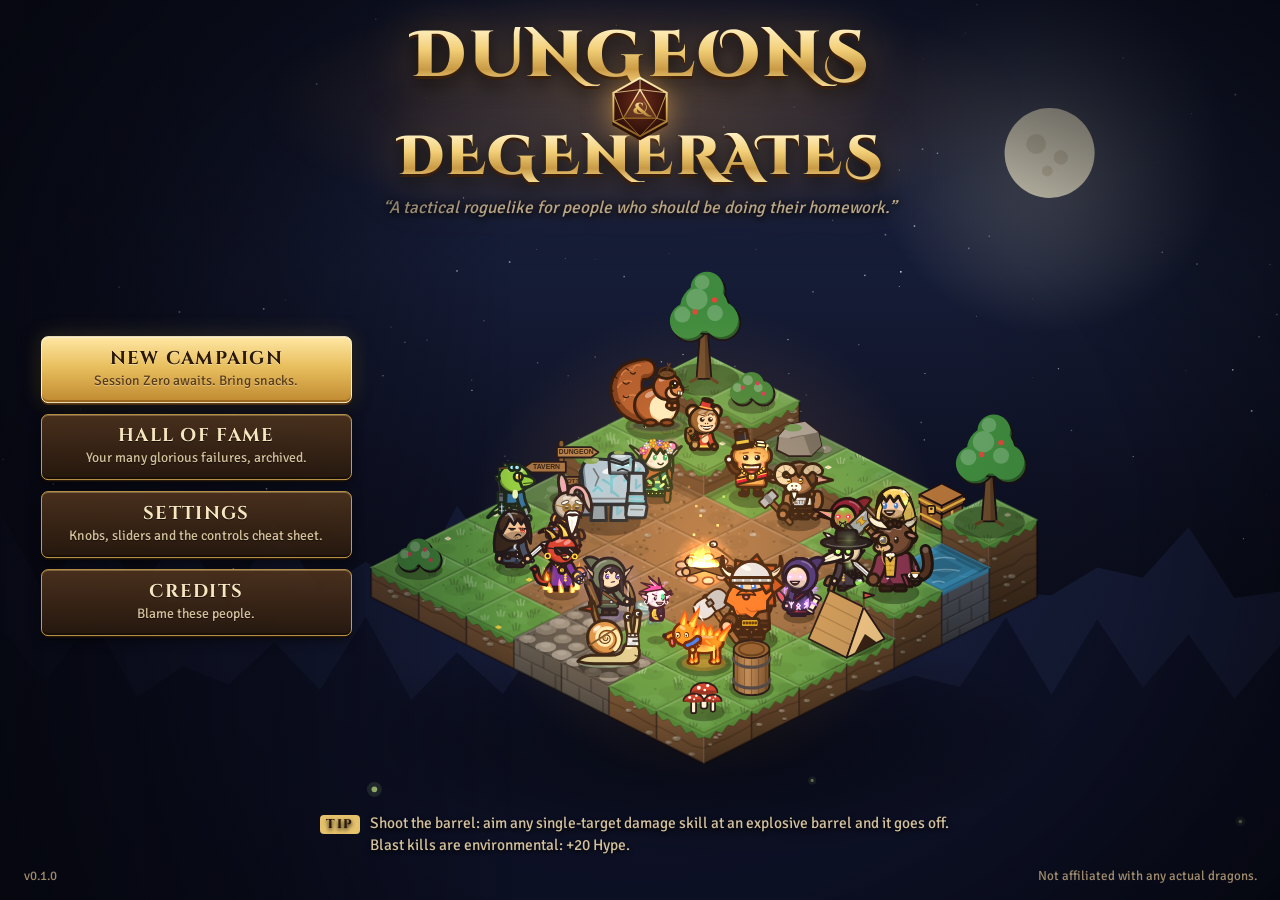
<file: index.html>
<!doctype html>
<html lang="en">
<head>
  <meta charset="utf-8">
  <meta name="viewport" content="width=device-width, initial-scale=1">
  <title>Dungeons and Degenerates</title>
  <meta name="description" content="An isometric, turn-based tactical roguelike about a fake D&amp;D party of degenerates.">
  <link rel="preconnect" href="https://fonts.googleapis.com">
  <link rel="preconnect" href="https://fonts.gstatic.com" crossorigin>
  <link rel="stylesheet" href="https://fonts.googleapis.com/css2?family=Cinzel:wght@500;600;700;800;900&family=Cinzel+Decorative:wght@700;900&family=Signika:wght@300..700&display=swap">
  <link rel="stylesheet" href="css/style.css">
</head>
<body>
  <canvas id="game"></canvas>
  <div id="ui"></div>
  <div id="boot-loading" style="position:fixed;inset:0;display:flex;flex-direction:column;align-items:center;justify-content:center;gap:14px;background:radial-gradient(ellipse at 50% 40%,#2b1a12 0%,#140d12 70%);color:#f3d38a;font:24px Cinzel,Georgia,serif;letter-spacing:.08em;z-index:9999">
    <div style="font-size:54px;line-height:1;animation:dd-boot-spin 1.6s linear infinite">🎲</div>
    <div>Rolling for initiative&hellip;</div>
    <div style="font:14px Signika,'Segoe UI',sans-serif;color:#b9a88a;letter-spacing:0">The DM is still looking for his dice.</div>
  </div>
  <style>@keyframes dd-boot-spin { from { transform: rotate(0deg); } to { transform: rotate(360deg); } }</style>
  <script src="js/manifest.js"></script>
  <script src="js/loader.js"></script>
</body>
</html>
</file>
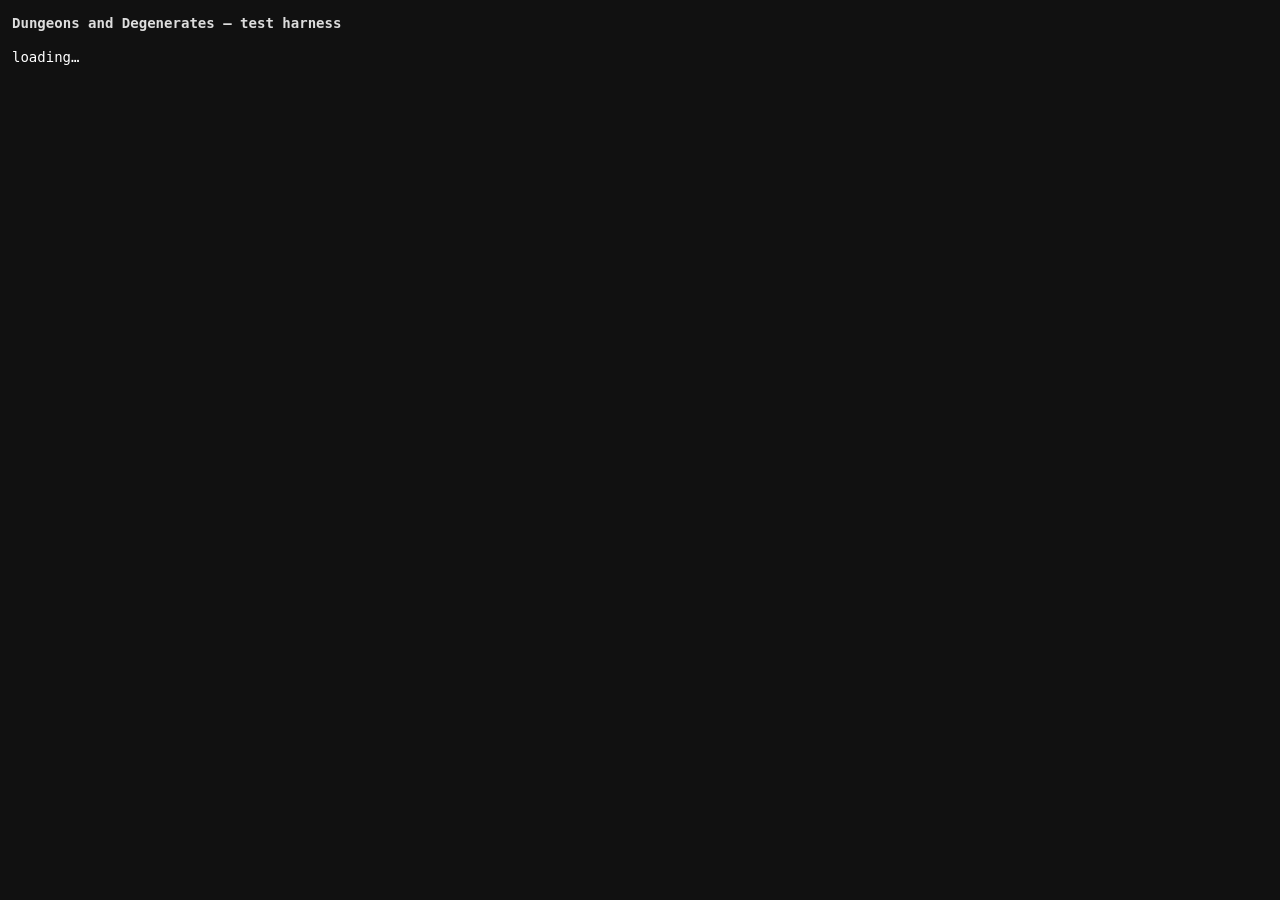
<file: tests/test.html>
<!doctype html>
<html lang="en">
<head>
  <meta charset="utf-8">
  <title>DD tests</title>
  <style>
    body { font: 12px/1.4 Consolas, monospace; background: #111; color: #ddd; margin: 12px; }
    #summary { font-size: 14px; color: #fff; }
    .pass { color: #7f7; } .fail { color: #f77; }
  </style>
</head>
<body>
  <h3>Dungeons and Degenerates — test harness</h3>
  <pre id="summary">loading…</pre>
  <pre id="results"></pre>
  <script>window.DD_BASE = '../'; window.DD_TEST = true;</script>
  <script src="../js/manifest.js"></script>
  <script src="manifest.js"></script>
  <script src="harness.js"></script>
  <script src="../js/loader.js"></script>
</body>
</html>
</file>
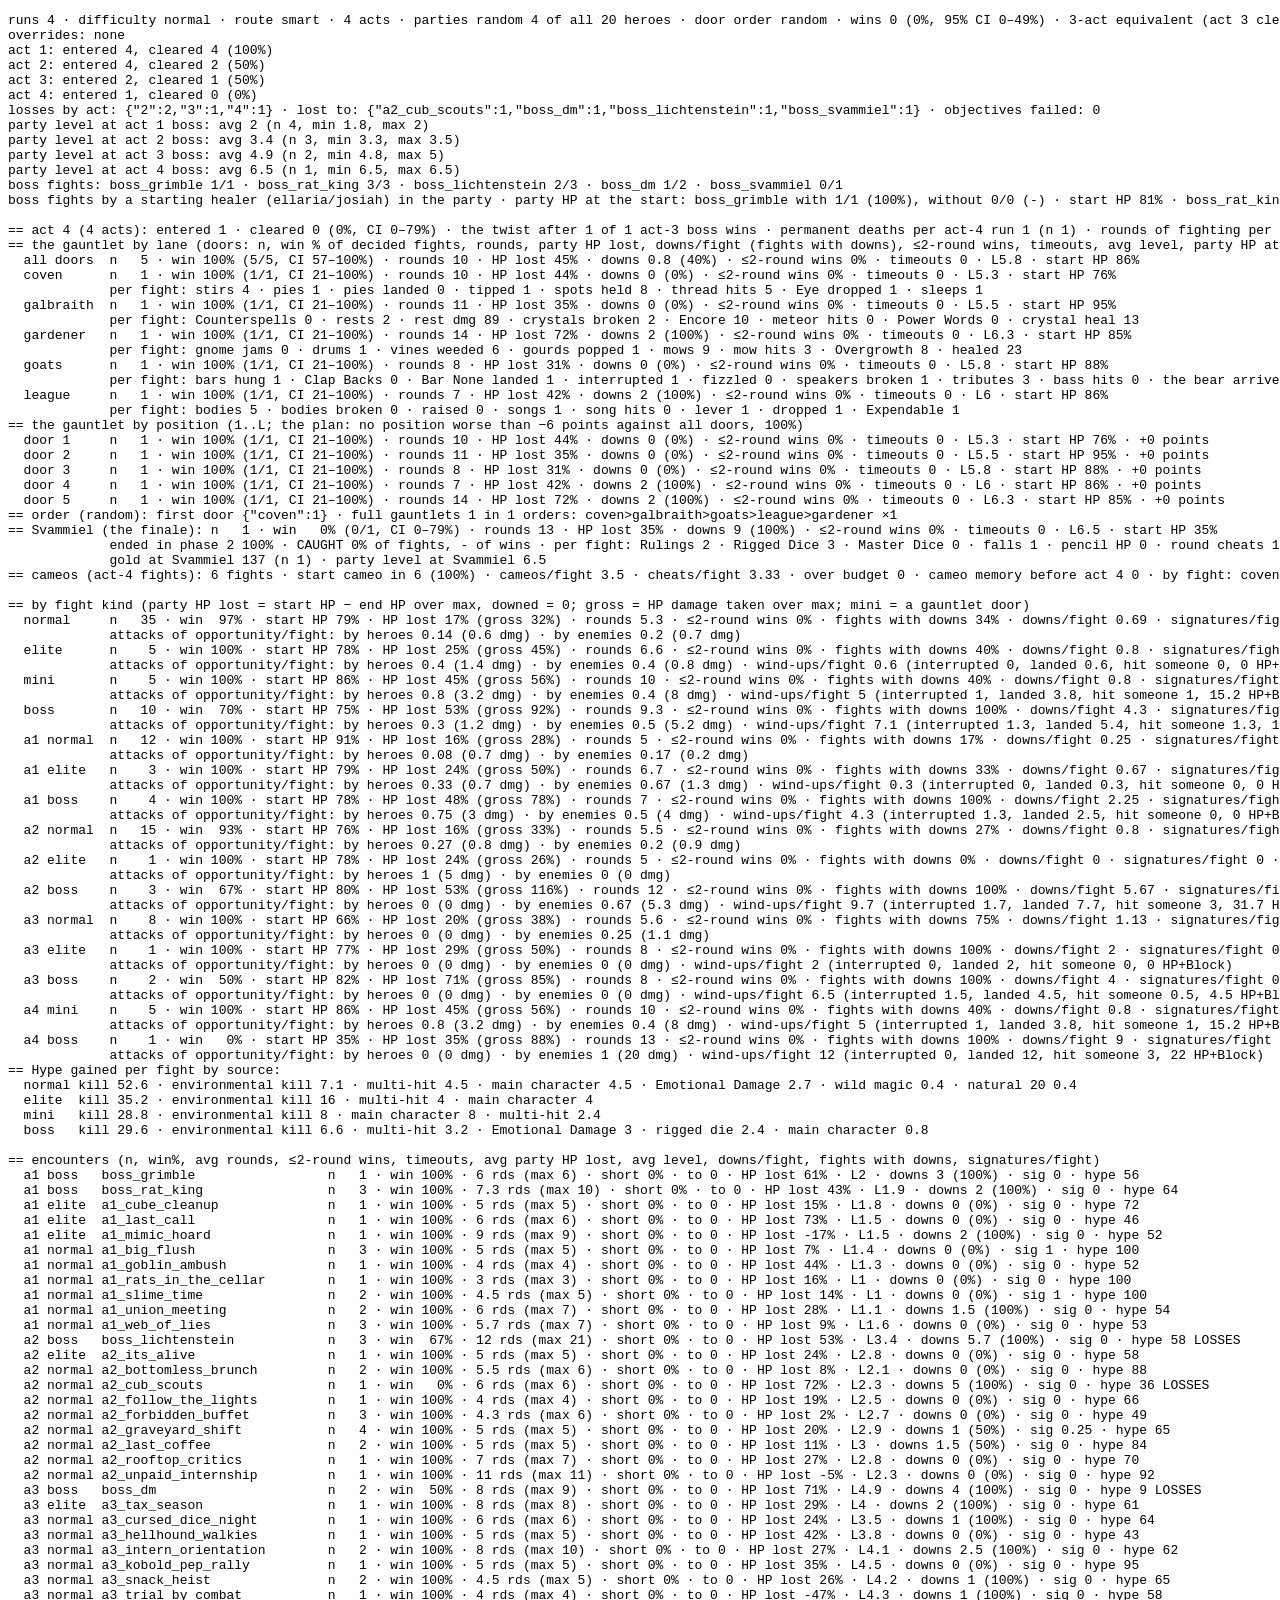
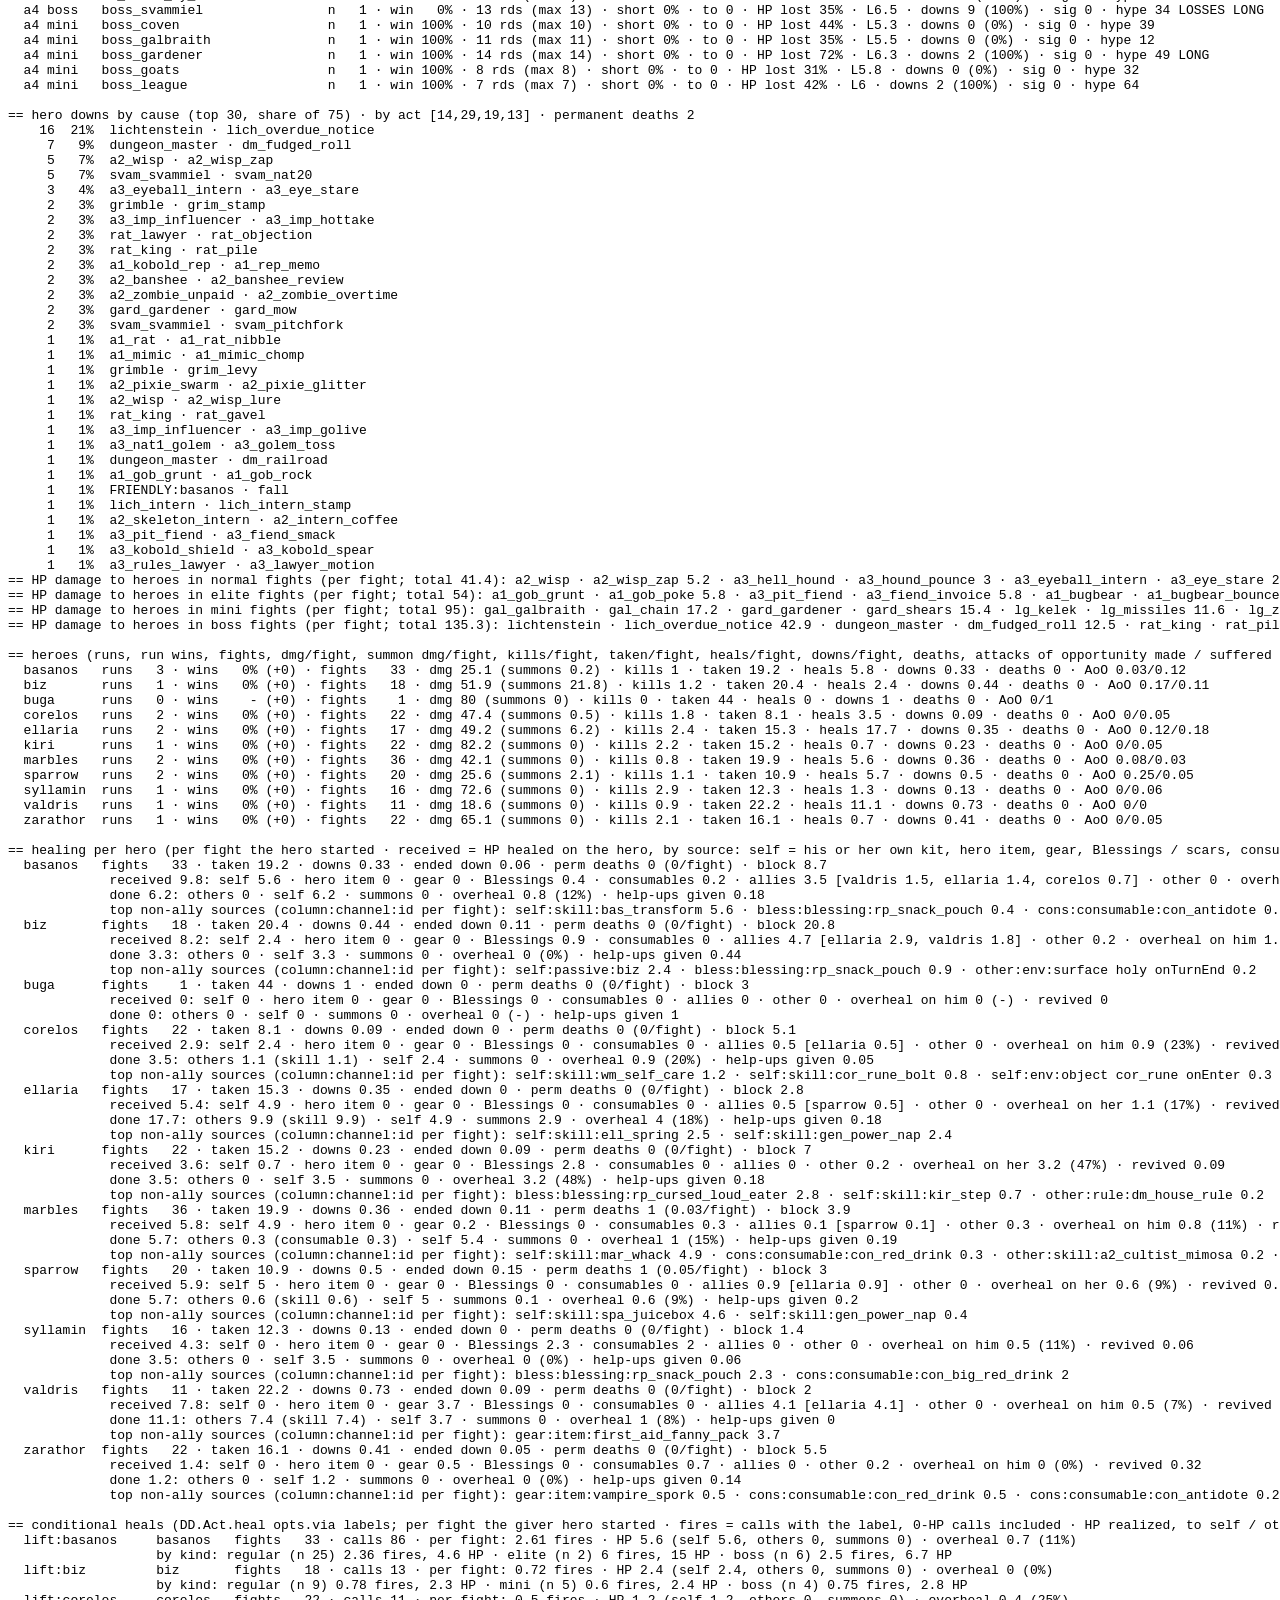
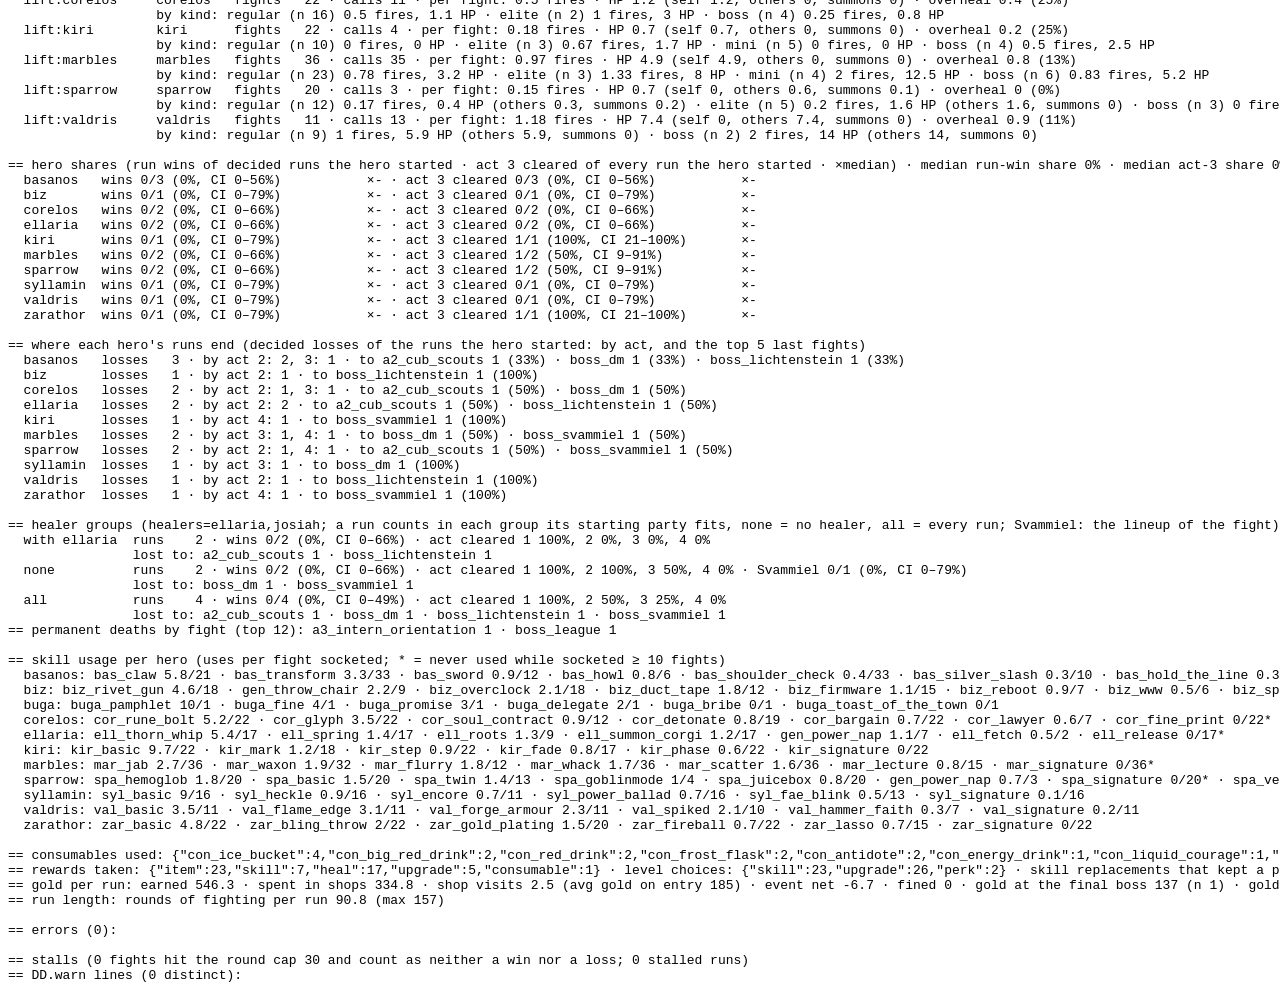
<file: tests/sim/sim.html>
<!doctype html>
<html lang="en">
<head><meta charset="utf-8"><title>Dungeons and Degenerates — campaign sim</title></head>
<body>
  <!-- Whole-campaign balance simulation (tests/sim/sim.js). Run it with tools/sim.sh, one headless page at a time. -->
  <pre id="out">running…</pre>
  <pre id="json"></pre>
  <script>
    window.DD_BASE = '../../';
    window.DD_TEST = true; // keep js/main.js quiet
    window.DD_EXTRA_SCRIPTS = ['tests/sim/sim.js'];
  </script>
  <script src="../../js/manifest.js"></script>
  <script src="../../js/loader.js"></script>
</body>
</html>
</file>
<file: css/style.css>
/* Dungeons and Degenerates — css/style.css
 * Dark-tavern fantasy theme: wood + parchment panels with gold trim, Cinzel display type + Signika body type.
 * #ui overlays the #game canvas: the root and layers never take pointer events; panels, buttons and full-screen
 * screens opt back in. Sections: tokens · base · primitives (panels, buttons, controls, bars, chips, portraits, cards,
 * tooltips, modals, toasts) · screens · animations · responsive.
 */

/* ---------------------------------------------------------------------------------------------------------------
 * Tokens
 * ------------------------------------------------------------------------------------------------------------- */
:root {
  --f-display: 'Cinzel', 'Trajan Pro', Georgia, 'Times New Roman', serif;
  --f-deco: 'Cinzel Decorative', 'Cinzel', Georgia, serif;
  --f-body: 'Signika', 'Segoe UI', system-ui, -apple-system, sans-serif;

  --bg-0: #0c0705;
  --bg-1: #160d0a;
  --wood-0: #1d130d;
  --wood-1: #2a1b12;
  --wood-2: #3a2618;
  --wood-3: #4f341f;
  --wood-4: #6b4829;
  --gold-0: #5e4318;
  --gold-1: #8f6a2b;
  --gold-2: #c69c4b;
  --gold-3: #e6c26c;
  --gold-4: #f8e4a6;
  --parch-0: #bfa071;
  --parch-1: #dcc595;
  --parch-2: #ecdcb6;
  --parch-3: #f7ecd2;
  --ink: #2b1c11;
  --ink-2: #5b4230;
  --ink-3: #7d6248;
  --text: #f2e6cc;
  --text-2: #d2bf9b;
  --text-3: #9f8b6c;
  --red: #d2473c;
  --red-2: #8f2421;
  --green: #73c96f;
  --green-2: #3f8e47;
  --blue: #5aa9ff;
  --ap: #59c4f5;
  --hype: #ff5fa2;
  --buff: #6cd38a;
  --debuff: #ff6b5b;
  --r-common: #cfc6b4;
  --r-rare: #5aa9ff;
  --r-legendary: #ffb52e;
  --r-cursed: #c06cff;

  --radius: 10px;
  --shadow-lg: 0 18px 50px rgba(0, 0, 0, .6), 0 3px 0 rgba(0, 0, 0, .45);
  --shadow-md: 0 8px 24px rgba(0, 0, 0, .5), 0 2px 0 rgba(0, 0, 0, .4);

  --noise: url("data:image/svg+xml;utf8,<svg xmlns='http://www.w3.org/2000/svg' width='180' height='180'><filter id='n'><feTurbulence type='fractalNoise' baseFrequency='.9' numOctaves='3' stitchTiles='stitch'/><feColorMatrix values='0 0 0 0 0  0 0 0 0 0  0 0 0 0 0  0 0 0 .22 0'/></filter><rect width='100%' height='100%' filter='url(%23n)'/></svg>");
  --noise-soft: url("data:image/svg+xml;utf8,<svg xmlns='http://www.w3.org/2000/svg' width='220' height='220'><filter id='n'><feTurbulence type='fractalNoise' baseFrequency='.65' numOctaves='4' stitchTiles='stitch'/><feColorMatrix values='0 0 0 0 .35  0 0 0 0 .2  0 0 0 0 .05  0 0 0 .16 0'/></filter><rect width='100%' height='100%' filter='url(%23n)'/></svg>");
  --grain: url("data:image/svg+xml;utf8,<svg xmlns='http://www.w3.org/2000/svg' width='480' height='240'><filter id='g'><feTurbulence type='fractalNoise' baseFrequency='0.009 0.21' numOctaves='4' seed='11' stitchTiles='stitch'/><feColorMatrix values='0 0 0 0 0.03  0 0 0 0 0.015  0 0 0 0 0  0 0 0 1.25 -0.42'/></filter><rect width='100%' height='100%' filter='url(%23g)'/></svg>");
  --gold-text: linear-gradient(180deg, #fff4c9 0%, #f3d38a 38%, #c8973f 70%, #f6dc8f 100%);
}

/* ---------------------------------------------------------------------------------------------------------------
 * Base
 * ------------------------------------------------------------------------------------------------------------- */
html { font-size: clamp(12px, calc(0.55vw + 0.75vh + 3px), 20px); }
html, body { margin: 0; padding: 0; height: 100%; overflow: hidden; }
body {
  background: radial-gradient(ellipse at 50% 35%, #2c1a12 0%, #160d0a 60%, #0a0605 100%);
  color: var(--text);
  font-family: var(--f-body);
  font-size: 1rem;
  line-height: 1.4;
  -webkit-font-smoothing: antialiased;
  user-select: none;
  -webkit-user-select: none;
}
*, *::before, *::after { box-sizing: border-box; }
button { font: inherit; color: inherit; }
input, textarea { user-select: text; -webkit-user-select: text; }
b, strong { font-weight: 700; color: var(--gold-4); }

#game { position: fixed; inset: 0; width: 100%; height: 100%; display: block; z-index: 0; }
#ui { position: fixed; inset: 0; z-index: 10; pointer-events: none; overflow: hidden; }
.ui-layer { position: absolute; inset: 0; pointer-events: none; }
.ui-screens { z-index: 1; }
.ui-modals { z-index: 50; }
.ui-toasts { z-index: 80; }
.ui-tips { z-index: 100; }

.screen { position: absolute; inset: 0; pointer-events: none; animation: screen-in .28s ease-out both; }
.screen.full { pointer-events: auto; display: flex; flex-direction: column; overflow: hidden; }
.screen.full:not(.with-scene) { background: radial-gradient(ellipse at 50% 30%, #2f1d13 0%, #180f0b 55%, #0b0705 100%); }
.screen.bg-tavern:not(.with-scene) {
  background:
    radial-gradient(ellipse at 50% 110%, rgba(255, 140, 50, .16), transparent 55%),
    repeating-linear-gradient(90deg, rgba(0, 0, 0, .28) 0 2px, transparent 2px 9.5rem),
    var(--grain),
    radial-gradient(ellipse at 50% 20%, #3a2417 0%, #1b110c 60%, #0b0705 100%);
}
.screen.dim { background: radial-gradient(ellipse at 50% 40%, rgba(30, 18, 12, .82), rgba(8, 5, 4, .94)); backdrop-filter: blur(3px) saturate(.8); }

.scroll { overflow: auto; overscroll-behavior: contain; }
.scroll::-webkit-scrollbar, .ui-tooltip::-webkit-scrollbar, .modal-body::-webkit-scrollbar { width: 10px; height: 10px; }
.scroll::-webkit-scrollbar-track, .modal-body::-webkit-scrollbar-track { background: rgba(0, 0, 0, .25); border-radius: 10px; }
.scroll::-webkit-scrollbar-thumb, .modal-body::-webkit-scrollbar-thumb {
  background: linear-gradient(180deg, var(--gold-2), var(--gold-1)); border-radius: 10px; border: 2px solid rgba(0, 0, 0, .35);
}
.scroll::-webkit-scrollbar-thumb:hover { background: linear-gradient(180deg, var(--gold-3), var(--gold-2)); }
* { scrollbar-color: var(--gold-1) rgba(0, 0, 0, .25); scrollbar-width: thin; }

.muted { color: var(--text-3); }
.small { font-size: .85rem; }
.pad { padding: .6rem .4rem; }
.clickable { cursor: pointer; }

/* ---------------------------------------------------------------------------------------------------------------
 * Panels
 * ------------------------------------------------------------------------------------------------------------- */
.panel {
  position: relative;
  pointer-events: auto;
  color: var(--text);
  background:
    var(--grain),
    linear-gradient(180deg, rgba(255, 220, 160, .07), rgba(0, 0, 0, .2)),
    linear-gradient(180deg, var(--wood-2), var(--wood-1));
  border: 1px solid var(--gold-1);
  border-radius: var(--radius);
  box-shadow:
    inset 0 0 0 1px rgba(0, 0, 0, .55),
    inset 0 0 0 4px rgba(198, 156, 75, .12),
    inset 0 1px 0 5px rgba(255, 235, 190, .03),
    var(--shadow-lg);
}
.panel::before {
  content: ''; position: absolute; inset: 5px; border-radius: calc(var(--radius) - 4px); pointer-events: none;
  border: 1px solid rgba(230, 194, 108, .16);
  background:
    radial-gradient(circle, var(--gold-3) 0 1.6px, transparent 2.2px) 0 0 / 9px 9px no-repeat,
    radial-gradient(circle, var(--gold-3) 0 1.6px, transparent 2.2px) 100% 0 / 9px 9px no-repeat,
    radial-gradient(circle, var(--gold-3) 0 1.6px, transparent 2.2px) 0 100% / 9px 9px no-repeat,
    radial-gradient(circle, var(--gold-3) 0 1.6px, transparent 2.2px) 100% 100% / 9px 9px no-repeat;
  opacity: .8;
}
.panel.slim { box-shadow: inset 0 0 0 1px rgba(0, 0, 0, .5), inset 0 0 0 3px rgba(198, 156, 75, .1), var(--shadow-md); }
.panel.slim::before { inset: 3px; }
/* [playtest first-hour-6] a panel that scrolls itself keeps its rivets on its own background (fixed to the panel box:
   an absolutely placed ::before would scroll away with the content and cut across it) */
.panel.scroll::before, .hud-inspect.panel::before { display: none; }
.panel.scroll, .hud-inspect.panel {
  --rv: 5px;
  background:
    radial-gradient(circle, var(--gold-3) 0 1.6px, transparent 2.2px) left var(--rv) top var(--rv) / 9px 9px no-repeat,
    radial-gradient(circle, var(--gold-3) 0 1.6px, transparent 2.2px) right var(--rv) top var(--rv) / 9px 9px no-repeat,
    radial-gradient(circle, var(--gold-3) 0 1.6px, transparent 2.2px) left var(--rv) bottom var(--rv) / 9px 9px no-repeat,
    radial-gradient(circle, var(--gold-3) 0 1.6px, transparent 2.2px) right var(--rv) bottom var(--rv) / 9px 9px no-repeat,
    var(--grain),
    linear-gradient(180deg, rgba(255, 220, 160, .07), rgba(0, 0, 0, .2)),
    linear-gradient(180deg, var(--wood-2), var(--wood-1));
}
.hud-inspect.panel { --rv: 3px; }
.parchment {
  position: relative;
  pointer-events: auto;
  color: var(--ink);
  background:
    var(--noise-soft),
    radial-gradient(ellipse at 25% 15%, rgba(255, 252, 238, .65), transparent 55%),
    radial-gradient(ellipse at 50% 50%, var(--parch-3) 0%, var(--parch-2) 45%, var(--parch-1) 80%, var(--parch-0) 100%);
  border-radius: 8px;
  box-shadow:
    inset 0 0 0 1px rgba(90, 60, 30, .35),
    inset 0 0 60px rgba(120, 75, 25, .42),
    inset 0 0 14px rgba(90, 50, 15, .3),
    var(--shadow-lg);
}
.parchment b, .parchment strong { color: var(--ink); }

.screen-header {
  display: flex; align-items: center; justify-content: space-between; gap: 1rem;
  padding: 1.1rem 1.8rem .8rem; pointer-events: auto; flex: 0 0 auto;
}
.sh-titles { min-width: 0; }
.sh-title {
  margin: 0; font-family: var(--f-display); font-weight: 900; font-size: 2.1rem; letter-spacing: .04em; line-height: 1.05;
  background: var(--gold-text); -webkit-background-clip: text; background-clip: text; color: transparent;
  filter: drop-shadow(0 2px 0 rgba(30, 15, 5, .9)) drop-shadow(0 0 14px rgba(230, 180, 90, .18));
}
.sh-sub { color: var(--text-2); font-size: 1rem; margin-top: .2rem; }
.sh-right { display: flex; align-items: center; gap: .8rem; flex: 0 0 auto; }

.empty-state { display: flex; flex-direction: column; align-items: center; justify-content: center; gap: .6rem; padding: 2rem; color: var(--text-3); text-align: center; font-style: italic; grid-column: 1 / -1; }
.empty-state.small { padding: 1rem; }
.es-icon { font-size: 2.6rem; font-style: normal; filter: drop-shadow(0 3px 6px rgba(0, 0, 0, .5)); }
.parchment .empty-state { color: var(--ink-3); }
.center-message { margin: auto; padding: 2rem 2.6rem; display: flex; flex-direction: column; align-items: center; gap: .8rem; text-align: center; max-width: 30rem; }
.center-message h2 { margin: 0; font-family: var(--f-display); color: var(--gold-3); }
.center-message p { margin: 0 0 .4rem; color: var(--text-2); }

/* ---------------------------------------------------------------------------------------------------------------
 * Buttons
 * ------------------------------------------------------------------------------------------------------------- */
.btn {
  pointer-events: auto;
  position: relative;
  display: inline-flex; align-items: center; justify-content: center; gap: .5em;
  padding: .55em 1.25em;
  min-height: 2.4rem;
  font-family: var(--f-display); font-weight: 700; font-size: .95rem; letter-spacing: .07em; text-transform: uppercase;
  color: #f6e7c1;
  background: linear-gradient(180deg, #654128 0%, #4a2e1b 55%, #3a2314 100%);
  border: 1px solid var(--gold-2);
  border-radius: 7px;
  box-shadow:
    inset 0 1px 0 rgba(255, 230, 170, .28),
    inset 0 -2px 0 rgba(0, 0, 0, .35),
    0 2px 0 #140c07,
    0 5px 12px rgba(0, 0, 0, .45);
  text-shadow: 0 1px 0 rgba(0, 0, 0, .6);
  cursor: pointer;
  transition: transform .08s ease, filter .15s ease, box-shadow .15s ease;
  white-space: nowrap;
  outline: none;
}
.btn:hover { filter: brightness(1.16); box-shadow: inset 0 1px 0 rgba(255, 230, 170, .35), inset 0 -2px 0 rgba(0, 0, 0, .35), 0 2px 0 #140c07, 0 0 16px rgba(243, 211, 138, .35), 0 5px 12px rgba(0, 0, 0, .45); }
.btn:active { transform: translateY(2px); box-shadow: inset 0 2px 4px rgba(0, 0, 0, .45), 0 0 0 #140c07; }
.btn:focus-visible { box-shadow: 0 0 0 2px var(--gold-4), 0 0 18px rgba(243, 211, 138, .5); }
.btn .btn-icon { font-size: 1.1em; line-height: 1; text-shadow: none; letter-spacing: 0; }
.btn .btn-label { line-height: 1.1; }
.btn .btn-sub { display: block; font-family: var(--f-body); font-weight: 400; text-transform: none; letter-spacing: 0; font-size: .82rem; color: var(--text-2); }
.btn.primary {
  color: #2a180a; text-shadow: 0 1px 0 rgba(255, 245, 210, .45);
  background: linear-gradient(180deg, #ffe7a3 0%, #e8bf5f 45%, #c08a30 100%);
  border-color: #fff0bd;
  box-shadow: inset 0 1px 0 rgba(255, 255, 255, .6), inset 0 -2px 0 rgba(110, 60, 10, .45), 0 2px 0 #4a2a0c, 0 6px 16px rgba(0, 0, 0, .5), 0 0 22px rgba(232, 191, 95, .22);
}
.btn.primary .btn-sub { color: #5a3d1c; }
.btn.danger { background: linear-gradient(180deg, #a3362d 0%, #7a1f1a 60%, #5c1512 100%); border-color: #f08a76; color: #ffe9df; }
.btn.danger-ghost { background: transparent; border-color: rgba(240, 120, 100, .45); color: #f3a194; box-shadow: none; }
.btn.danger-ghost:hover { background: rgba(160, 40, 30, .25); }
.btn.ghost { background: rgba(20, 12, 8, .35); border-color: rgba(198, 156, 75, .55); box-shadow: inset 0 1px 0 rgba(255, 230, 170, .08); color: var(--text-2); }
.btn.ghost:hover { color: var(--text); background: rgba(80, 50, 25, .45); }
.btn.small { min-height: 1.9rem; padding: .3em .85em; font-size: .78rem; }
.btn.big { min-height: 3rem; padding: .7em 1.8em; font-size: 1.12rem; }
.btn.block { display: flex; width: 100%; }
.btn.icon-only { padding: .3em .55em; letter-spacing: 0; }
.btn:disabled, .btn.is-disabled { filter: grayscale(.7) brightness(.62); cursor: not-allowed; transform: none; box-shadow: inset 0 1px 0 rgba(255, 230, 170, .1), 0 2px 0 #140c07; }
.btn.is-disabled:hover { filter: grayscale(.7) brightness(.7); }
.kbd {
  display: inline-flex; align-items: center; justify-content: center; min-width: 1.35em; height: 1.35em; padding: 0 .3em;
  font-family: var(--f-body); font-size: .7rem; font-weight: 700; letter-spacing: 0; text-transform: none;
  color: var(--text-2); background: rgba(0, 0, 0, .45); border: 1px solid rgba(198, 156, 75, .45); border-radius: 4px;
  box-shadow: 0 1px 0 rgba(0, 0, 0, .6); text-shadow: none;
}
.btn.primary .kbd { color: #4a2e10; background: rgba(255, 245, 210, .45); border-color: rgba(110, 60, 10, .4); box-shadow: none; }

.segmented { display: inline-flex; border-radius: 8px; padding: 3px; background: rgba(0, 0, 0, .35); border: 1px solid rgba(198, 156, 75, .35); gap: 3px; pointer-events: auto; }
.btn.seg { min-height: 2.1rem; padding: .35em .9em; font-size: .82rem; background: transparent; border-color: transparent; box-shadow: none; color: var(--text-2); }
.btn.seg:hover { background: rgba(120, 80, 40, .3); color: var(--text); }
.btn.seg.active { background: linear-gradient(180deg, #ffe7a3, #d7a94e); color: #2a180a; text-shadow: none; border-color: #fff0bd; box-shadow: 0 2px 8px rgba(0, 0, 0, .4); }

.btn.tab { background: transparent; border: 1px solid transparent; box-shadow: none; color: var(--text-2); border-radius: 8px 8px 0 0; }
.btn.tab:hover { color: var(--text); background: rgba(90, 60, 30, .3); }
.btn.tab.active { color: var(--gold-4); background: linear-gradient(180deg, var(--wood-3), var(--wood-2)); border-color: var(--gold-1); border-bottom-color: transparent; }
.tabs { display: flex; gap: .3rem; padding: 0 .8rem; position: relative; z-index: 2; margin-bottom: -1px; pointer-events: auto; }

/* toggle + slider */
.toggle {
  position: relative; width: 4.4rem; height: 2rem; border-radius: 1rem; cursor: pointer; pointer-events: auto;
  background: rgba(0, 0, 0, .45); border: 1px solid rgba(198, 156, 75, .45); box-shadow: inset 0 2px 6px rgba(0, 0, 0, .55);
  transition: background .2s ease; padding: 0; outline: none;
}
.toggle .tg-knob {
  position: absolute; top: 3px; left: 3px; width: calc(2rem - 8px); height: calc(2rem - 8px); border-radius: 50%;
  background: radial-gradient(circle at 35% 30%, #fff6d6, #d9b35e 55%, #8f6a2b);
  box-shadow: 0 2px 4px rgba(0, 0, 0, .6); transition: left .2s cubic-bezier(.3, 1.4, .5, 1);
}
.toggle .tg-on, .toggle .tg-off { position: absolute; top: 50%; transform: translateY(-50%); font-size: .7rem; font-weight: 700; text-transform: uppercase; letter-spacing: .06em; }
.toggle .tg-on { left: .65rem; color: #20140a; opacity: 0; }
.toggle .tg-off { right: .6rem; color: var(--text-3); }
.toggle.on { background: linear-gradient(180deg, #8fd173, #4d9a43); border-color: #c8f0a8; }
.toggle.on .tg-knob { left: calc(100% - 2rem + 5px); }
.toggle.on .tg-on { opacity: 1; }
.toggle.on .tg-off { opacity: 0; }
.slider-wrap { display: flex; align-items: center; gap: .8rem; }
.slider-wrap.off { opacity: .45; pointer-events: none; }
.slider { -webkit-appearance: none; appearance: none; width: 12rem; height: 8px; border-radius: 6px; background: linear-gradient(90deg, var(--gold-1), var(--gold-3)); outline: none; pointer-events: auto; box-shadow: inset 0 1px 3px rgba(0, 0, 0, .6); }
.slider::-webkit-slider-thumb { -webkit-appearance: none; width: 1.3rem; height: 1.3rem; border-radius: 50%; background: radial-gradient(circle at 35% 30%, #fff6d6, #d9b35e 55%, #8f6a2b); border: 1px solid #fff0bd; box-shadow: 0 2px 5px rgba(0, 0, 0, .6); cursor: pointer; }
.slider-val { min-width: 3rem; font-family: var(--f-display); font-weight: 700; color: var(--gold-3); text-align: right; }

/* ---------------------------------------------------------------------------------------------------------------
 * Bars, chips, pills, gold
 * ------------------------------------------------------------------------------------------------------------- */
.hpbar {
  position: relative; height: 1.25rem; border-radius: 5px; overflow: hidden;
  background: linear-gradient(180deg, #170c09, #2b1612);
  border: 1px solid rgba(0, 0, 0, .8); box-shadow: inset 0 1px 3px rgba(0, 0, 0, .7), 0 1px 0 rgba(255, 220, 160, .1);
}
.hpbar .hp-fill { position: absolute; left: 0; top: 0; bottom: 0; border-radius: 4px 0 0 4px; transition: width .35s ease; box-shadow: inset 0 1px 0 rgba(255, 255, 255, .35), inset 0 -3px 4px rgba(0, 0, 0, .25); }
.hpbar.hp-high .hp-fill { background: linear-gradient(180deg, #8fe07f, #3f9a43); }
.hpbar.hp-mid .hp-fill { background: linear-gradient(180deg, #ffd56a, #d08a1d); }
.hpbar.hp-low .hp-fill { background: linear-gradient(180deg, #ff7b68, #b3261e); }
.hpbar .hp-text { position: absolute; inset: 0; display: flex; align-items: center; justify-content: center; font-weight: 700; font-size: .78rem; color: #fff; text-shadow: 0 1px 2px #000, 0 0 3px #000; letter-spacing: .02em; font-variant-numeric: tabular-nums; }
.hpbar .hp-block { position: absolute; right: 3px; top: 50%; transform: translateY(-50%); font-size: .7rem; font-weight: 700; padding: 0 .3rem; border-radius: 3px; background: rgba(90, 169, 255, .85); color: #fff; text-shadow: 0 1px 1px #000; }
.hpbar.small { height: .9rem; }
.hpbar.small .hp-text { font-size: .66rem; }
.hpbar.big { height: 1.6rem; }
.hpbar.big .hp-text { font-size: .95rem; }
.hpbar.dead .hp-fill { width: 0 !important; }
.hpbar.dead .hp-text { color: var(--text-3); text-transform: uppercase; letter-spacing: .1em; font-size: .66rem; }


.pill {
  display: inline-flex; align-items: center; gap: .2em; padding: .05em .45em; border-radius: 999px; font-size: .74rem; font-weight: 700;
  line-height: 1.5; white-space: nowrap; color: var(--text); background: rgba(0, 0, 0, .35); border: 1px solid rgba(255, 255, 255, .14);
}
.pill.ap { color: #062433; background: linear-gradient(180deg, #9be3ff, var(--ap)); border-color: #c8f1ff; }
.pill.hype { color: #3a0018; background: linear-gradient(180deg, #ffb3d2, var(--hype)); border-color: #ffd3e5; }
.pill.hpcost { color: #fff; background: linear-gradient(180deg, #e2574b, #9b2a22); border-color: #ff9d90; }
.pill.cd { color: #f5e7c8; background: rgba(120, 90, 40, .55); border-color: rgba(230, 194, 108, .5); }
.pill.charges { color: #f1d9ff; background: rgba(110, 60, 160, .5); border-color: rgba(200, 160, 255, .5); }
.pill.cdleft { color: #fff; background: rgba(160, 40, 30, .6); border-color: rgba(255, 140, 120, .5); }
/* costs changed by Blessings / items / scars (the listed cost struck through), gold costs and gains, waived HP costs */
.pill.ap.mod-down { color: #06240e; background: linear-gradient(180deg, #d6ffc8, #73c96f); border-color: #d6ffc8; }
.pill.ap.mod-up { color: #2a0a06; background: linear-gradient(180deg, #ffd0c4, #f08a72); border-color: #ffd0c4; }
.pill s { opacity: .65; font-weight: 600; }
.pill.goldcost { color: #2a1a04; background: linear-gradient(180deg, #ffe7a3, #d9a43a); border-color: #fff0bd; }
.pill.goldgain { color: #ffe7a3; background: rgba(120, 90, 20, .45); border-color: rgba(255, 220, 130, .55); }
.pill.hpcost.paid { color: #ffd9d4; background: linear-gradient(180deg, rgba(120, 30, 40, .85), rgba(70, 12, 22, .9)); border-color: #c7535c; }
.parchment .pill:not(.ap):not(.hype):not(.hpcost):not(.cdleft):not(.goldcost) { color: var(--ink); background: rgba(90, 60, 30, .12); border-color: rgba(90, 60, 30, .3); }
.tt-costnote { font-size: .76rem; color: var(--text-2); font-style: italic; }

.chip { display: inline-flex; align-items: center; gap: .3em; padding: .15em .6em; border-radius: 999px; font-size: .8rem; background: rgba(0, 0, 0, .3); border: 1px solid rgba(198, 156, 75, .35); color: var(--text-2); white-space: nowrap; }

.status-chip { --sc: #ccc; position: relative; display: inline-flex; align-items: center; justify-content: center; width: 1.6rem; height: 1.6rem; border-radius: 6px; font-size: .95rem; background: rgba(0, 0, 0, .55); border: 1px solid var(--sc); box-shadow: inset 0 0 6px rgba(0, 0, 0, .6), 0 0 6px color-mix(in srgb, var(--sc) 40%, transparent); pointer-events: auto; }
.status-chip.buff { border-color: var(--buff); }
.status-chip.debuff { border-color: var(--debuff); }
.status-chip .st-stacks { position: absolute; right: -4px; bottom: -4px; min-width: 1rem; height: 1rem; padding: 0 2px; border-radius: 4px; font-size: .62rem; font-weight: 800; color: #fff; background: #000; border: 1px solid var(--sc); display: flex; align-items: center; justify-content: center; }
/* [QA HERO-5] turns left on a timed form that opts in (status def showTurns): amber, bottom left, apart from stacks */
.status-chip .st-turns { position: absolute; left: -4px; bottom: -4px; min-width: 1rem; height: 1rem; padding: 0 2px; border-radius: 999px; font-size: .62rem; font-weight: 900; color: #2a180a; background: #ffcf7a; border: 1px solid #ffe7b0; display: flex; align-items: center; justify-content: center; }
.scar-chip { display: inline-flex; align-items: center; gap: .3em; padding: .15em .55em; border-radius: 6px; font-size: .8rem; background: rgba(140, 40, 30, .28); border: 1px solid rgba(240, 120, 100, .45); color: #ffd9cf; pointer-events: auto; white-space: nowrap; }
.scar-chip .st-icon { font-size: .9rem; }

.gold-text { display: inline-flex; align-items: center; gap: .35em; font-family: var(--f-display); font-weight: 800; color: var(--gold-3); text-shadow: 0 1px 0 rgba(0, 0, 0, .7); font-variant-numeric: tabular-nums; white-space: nowrap; }
.gold-text .coin {
  display: inline-block; width: .95em; height: .95em; border-radius: 50%; flex: 0 0 auto;
  background: radial-gradient(circle at 35% 30%, #fff7cf 0 12%, #f3cf68 30%, #c08a2a 70%, #7f5715 100%);
  box-shadow: inset 0 0 0 1px rgba(110, 70, 10, .8), inset 0 0 0 2.5px rgba(255, 230, 150, .45), 0 1px 2px rgba(0, 0, 0, .6);
}
.gold-text.big { font-size: 1.35rem; }
.parchment .gold-text { color: #7a5014; text-shadow: none; }

.stars .star { color: rgba(255, 255, 255, .18); font-size: .9em; }
.stars .star.on { color: var(--gold-3); text-shadow: 0 0 6px rgba(230, 194, 108, .55); }
.pips { display: inline-flex; gap: 3px; vertical-align: middle; margin-left: .3em; }
.pips .pip { width: 6px; height: 6px; border-radius: 50%; background: rgba(255, 255, 255, .18); }
.pips .pip.on { background: var(--gold-3); box-shadow: 0 0 4px rgba(230, 194, 108, .8); }
.lvl-badge { display: inline-flex; align-items: center; padding: 0 .45em; border-radius: 4px; font-family: var(--f-display); font-size: .78rem; font-weight: 800; color: #2a180a; background: linear-gradient(180deg, #ffe7a3, #d7a94e); vertical-align: middle; line-height: 1.45; }
.lvl-badge.big { font-size: .95rem; padding: .05em .6em; }
.lvl-badge .pips .pip { background: rgba(60, 30, 5, .3); }
.lvl-badge .pips .pip.on { background: #6a3d0c; box-shadow: none; }
.role-tag { display: inline-block; padding: .1em .55em; border-radius: 4px; font-size: .8rem; font-weight: 600; color: var(--gold-4); background: rgba(198, 156, 75, .16); border: 1px solid rgba(198, 156, 75, .4); }

.narration { display: flex; align-items: flex-start; gap: .6rem; color: var(--text-2); font-style: italic; font-size: 1rem; line-height: 1.45; }
.narration.center { justify-content: center; text-align: left; max-width: 46rem; margin: 0 auto; }
.dm-badge {
  flex: 0 0 auto; display: inline-flex; align-items: center; justify-content: center; width: 1.8rem; height: 1.8rem; margin-top: -.15rem;
  font-family: var(--f-display); font-style: normal; font-weight: 900; font-size: .62rem; letter-spacing: .02em; color: #2a180a;
  background: radial-gradient(circle at 35% 30%, #fff1bf, #d9aa4c 60%, #8a5d1e);
  clip-path: polygon(50% 0, 95% 25%, 95% 75%, 50% 100%, 5% 75%, 5% 25%);
}
.parchment .narration { color: var(--ink-2); }
/* V3: a cameo actor's line (UI.narration { speaker }): his badge (😈) in his colour instead of the DM's d20 */
.dm-badge.speaker-badge { font-size: 1.05rem; font-family: var(--f-body); color: inherit; clip-path: none; border-radius: 50%; background: radial-gradient(circle at 35% 30%, #ff9a8a, var(--sc, #c0213a) 60%, #4a0610); box-shadow: 0 0 0 1px rgba(255, 210, 120, .6); }
.narration.by-speaker { color: #ffcfc4; }
.narration.small { font-size: .88rem; }

/* HUD-ready primitives (DD.UI.meter / DD.UI.apPips, combat log lines) */
.meter { --mc: var(--hype); position: relative; height: 1rem; border-radius: 6px; overflow: hidden; background: rgba(0, 0, 0, .55); border: 1px solid rgba(0, 0, 0, .8); box-shadow: inset 0 1px 3px rgba(0, 0, 0, .7), 0 1px 0 rgba(255, 220, 160, .08); }
.meter .meter-fill { position: absolute; inset: 0 auto 0 0; background: linear-gradient(90deg, color-mix(in srgb, var(--mc) 55%, #1a0610), var(--mc)); box-shadow: 0 0 10px color-mix(in srgb, var(--mc) 60%, transparent); transition: width .3s ease; }
.meter .meter-text { position: absolute; inset: 0; display: flex; align-items: center; justify-content: center; font-size: .7rem; font-weight: 800; letter-spacing: .04em; color: #fff; text-shadow: 0 1px 2px #000; }
.meter.full { animation: meter-glow 1.2s ease-in-out infinite; }
.ap-pips { display: inline-flex; gap: 3px; vertical-align: middle; }
.ap-pip { width: .72rem; height: .72rem; border-radius: 50%; background: rgba(0, 0, 0, .55); border: 1px solid rgba(89, 196, 245, .45); }
.ap-pip.on { background: radial-gradient(circle at 35% 30%, #e0f8ff, var(--ap) 60%, #1d6f94); border-color: #c8f1ff; box-shadow: 0 0 6px rgba(89, 196, 245, .7); }
.log-line { font-size: .82rem; line-height: 1.35; color: var(--text-2); }
.log-line.dmg { color: #ff9d8a; }
.log-line.heal { color: #a6ec9f; }
.log-line.status { color: #dcc0ff; }
.log-line.kill { color: #ffd36a; font-weight: 700; }
.log-line.narrator { color: var(--gold-3); font-style: italic; }
.log-line.system { color: var(--text-3); }
.log-line.enemy { color: #ffb3a6; }
.log-line.hero { color: #cfe8ff; }

/* ---------------------------------------------------------------------------------------------------------------
 * Portraits
 * ------------------------------------------------------------------------------------------------------------- */
.portrait {
  --pc: #8a6a2a;
  position: relative; flex: 0 0 auto; border-radius: 50%; overflow: hidden;
  background: radial-gradient(circle at 50% 35%, color-mix(in srgb, var(--pc) 55%, #2a1a10) 0%, #1a100b 75%);
  box-shadow: 0 0 0 2px #1a0f08, 0 0 0 3.5px var(--gold-2), 0 0 0 5px #1a0f08, 0 4px 10px rgba(0, 0, 0, .55);
}
.portrait.noframe { box-shadow: none; background: transparent; border-radius: 0; overflow: visible; }
.portrait canvas, .portrait img { display: block; width: 100%; height: 100%; user-select: none; -webkit-user-drag: none; }
.portrait .portrait-fallback { display: flex; align-items: center; justify-content: center; width: 100%; height: 100%; font-family: var(--f-display); font-weight: 900; color: rgba(255, 240, 200, .9); text-shadow: 0 2px 4px rgba(0, 0, 0, .7); }
.portrait.dead .portrait-canvas, .portrait.dead .portrait-fallback { filter: grayscale(1) brightness(.55) sepia(.3); }
.portrait.locked .portrait-canvas, .portrait.locked .portrait-fallback { filter: brightness(0) opacity(.75); }
.portrait.locked { background: radial-gradient(circle at 50% 35%, #3a2a20, #120b08 75%); }
.portrait.noframe, .portrait.noframe.locked { background: none; }
.portrait.noframe .portrait-canvas { -webkit-mask-image: linear-gradient(to bottom, #000 76%, transparent 100%); mask-image: linear-gradient(to bottom, #000 76%, transparent 100%); }
.portrait .portrait-lock { position: absolute; inset: 0; display: flex; align-items: center; justify-content: center; filter: drop-shadow(0 2px 3px #000); }

/* ---------------------------------------------------------------------------------------------------------------
 * Cards: skill, item, consumable
 * ------------------------------------------------------------------------------------------------------------- */
.skill-card, .item-card {
  position: relative; display: flex; gap: .7rem; align-items: flex-start; padding: .6rem .7rem; min-width: 0;
  border-radius: 8px; pointer-events: auto; text-align: left;
  background: linear-gradient(180deg, rgba(70, 46, 28, .92), rgba(40, 26, 16, .95));
  border: 1px solid rgba(198, 156, 75, .45);
  box-shadow: inset 0 1px 0 rgba(255, 230, 170, .1), 0 3px 8px rgba(0, 0, 0, .4);
  transition: transform .12s ease, box-shadow .15s ease, border-color .15s ease;
}
.skill-card.clickable, .item-card.clickable { cursor: pointer; }
.skill-card.clickable:hover, .item-card.clickable:hover { transform: translateY(-2px); border-color: var(--gold-3); box-shadow: inset 0 1px 0 rgba(255, 230, 170, .15), 0 0 14px rgba(230, 194, 108, .3), 0 6px 14px rgba(0, 0, 0, .5); }
.skill-card.selected { border-color: var(--gold-4); box-shadow: 0 0 0 2px var(--gold-3), 0 0 18px rgba(230, 194, 108, .45); }
.skill-card.is-disabled, .item-card.is-disabled { filter: grayscale(.6) brightness(.7); cursor: not-allowed; }
.sc-icon {
  position: relative; flex: 0 0 auto; width: 2.7rem; height: 2.7rem; border-radius: 8px; display: flex; align-items: center; justify-content: center;
  font-size: 1.45rem; background: radial-gradient(circle at 50% 35%, #5b3b22, #22150d); border: 1px solid rgba(230, 194, 108, .55);
  box-shadow: inset 0 0 8px rgba(0, 0, 0, .6);
}
.skill-card.kind-spell .sc-icon { background: radial-gradient(circle at 50% 35%, #4a3170, #1a1028); border-color: rgba(190, 150, 255, .6); }
.skill-card.kind-heal .sc-icon { background: radial-gradient(circle at 50% 35%, #2f6a3a, #0f2414); border-color: rgba(140, 230, 150, .6); }
.skill-card.kind-buff .sc-icon { background: radial-gradient(circle at 50% 35%, #6a5a22, #241e0b); border-color: rgba(255, 220, 120, .6); }
.skill-card.kind-summon .sc-icon { background: radial-gradient(circle at 50% 35%, #2c5a6a, #0c1d24); border-color: rgba(120, 210, 240, .6); }
.skill-card.kind-move .sc-icon { background: radial-gradient(circle at 50% 35%, #2f4a6e, #0d1626); border-color: rgba(140, 180, 255, .6); }
.skill-card.kind-attack .sc-icon { background: radial-gradient(circle at 50% 35%, #6e2f24, #250f0b); border-color: rgba(255, 150, 120, .55); }
.skill-card.role-signature { border-color: rgba(255, 95, 162, .6); background: linear-gradient(180deg, rgba(86, 34, 58, .92), rgba(40, 18, 30, .95)); }
.sc-lvl { position: absolute; right: -7px; bottom: -7px; min-width: 1.3rem; height: 1.15rem; padding: 0 .25em; display: flex; align-items: center; justify-content: center; border-radius: 4px; font-family: var(--f-display); font-size: .72rem; font-weight: 900; letter-spacing: .02em; color: #2a180a; background: linear-gradient(180deg, #ffe7a3, #d7a94e); border: 1px solid #fff0bd; box-shadow: 0 1px 3px rgba(0, 0, 0, .7); line-height: 1; }
.sc-main { flex: 1 1 auto; min-width: 0; display: flex; flex-direction: column; gap: .25rem; }
.sc-name { font-family: var(--f-display); font-weight: 700; font-size: .95rem; color: var(--gold-4); line-height: 1.15; }
.sc-meta { display: flex; flex-wrap: wrap; gap: .25rem; align-items: center; }
.sc-range { font-size: .74rem; color: var(--text-3); }
.sc-desc { font-size: .84rem; color: var(--text); line-height: 1.35; }
.sc-badge, .ic-badge { position: absolute; top: -.55rem; right: .5rem; padding: 0 .45em; border-radius: 4px; font-size: .64rem; font-weight: 800; letter-spacing: .06em; text-transform: uppercase; color: #2a180a; background: linear-gradient(180deg, #ffe7a3, #d7a94e); box-shadow: 0 1px 3px rgba(0, 0, 0, .5); line-height: 1.5; }
.skill-card.role-signature .sc-badge { background: linear-gradient(180deg, #ffb3d2, var(--hype)); color: #3a0018; }
.skill-card.forgettable .sc-badge { background: linear-gradient(180deg, #ff9d90, #c0392b); color: #fff; }
.sc-key { position: absolute; bottom: .4rem; right: .4rem; }
.skill-card.compact { padding: .45rem .55rem; gap: .55rem; align-items: center; }
.skill-card.compact .sc-icon { width: 2.2rem; height: 2.2rem; font-size: 1.15rem; }
.skill-card.compact .sc-name { font-size: .85rem; }
.skill-card.missing { opacity: .6; }

.item-card { --rc: var(--r-common); border-color: color-mix(in srgb, var(--rc) 55%, transparent); }
.item-card.rarity-rare { --rc: var(--r-rare); }
.item-card.rarity-legendary { --rc: var(--r-legendary); background: linear-gradient(180deg, rgba(86, 58, 18, .95), rgba(44, 28, 10, .96)); }
.item-card.rarity-cursed { --rc: var(--r-cursed); background: linear-gradient(180deg, rgba(58, 30, 74, .95), rgba(28, 14, 38, .96)); }
.ic-icon { flex: 0 0 auto; width: 2.7rem; height: 2.7rem; border-radius: 8px; display: flex; align-items: center; justify-content: center; font-size: 1.5rem; background: radial-gradient(circle at 50% 35%, color-mix(in srgb, var(--rc) 30%, #2a1a10), #150d08); border: 1px solid var(--rc); box-shadow: inset 0 0 8px rgba(0, 0, 0, .6), 0 0 8px color-mix(in srgb, var(--rc) 30%, transparent); }
.ic-main { flex: 1 1 auto; min-width: 0; display: flex; flex-direction: column; gap: .2rem; }
.ic-name { font-family: var(--f-display); font-weight: 700; font-size: .95rem; color: var(--rc); line-height: 1.15; }
.item-card.rarity-common .ic-name { color: var(--text); }
.ic-sub { font-size: .74rem; color: var(--text-3); }
.rarity-text { color: var(--rc, var(--r-common)); font-weight: 700; }
.ic-stats { display: flex; flex-wrap: wrap; gap: .15rem .6rem; font-size: .8rem; font-weight: 600; }
.ic-stats .good, .tt-stats .good, .rc-stats .good { color: var(--buff); }
.ic-stats .bad, .tt-stats .bad, .rc-stats .bad { color: var(--debuff); }
.ic-desc { font-size: .82rem; line-height: 1.35; color: var(--text); }
.ic-price { flex: 0 0 auto; align-self: center; }
.item-card.compact { padding: .4rem .55rem; align-items: center; gap: .55rem; }
.item-card.compact .ic-icon { width: 2.1rem; height: 2.1rem; font-size: 1.15rem; }
.item-card.compact .ic-name { font-size: .85rem; }
.item-card.equipped { box-shadow: inset 0 0 0 1px color-mix(in srgb, var(--rc) 40%, transparent), 0 3px 8px rgba(0, 0, 0, .4); }

/* ---------------------------------------------------------------------------------------------------------------
 * Tooltip
 * ------------------------------------------------------------------------------------------------------------- */
.ui-tooltip {
  position: fixed; left: 0; top: 0; display: none; z-index: 1000; pointer-events: none;
  max-width: min(23rem, calc(100vw - 16px)); max-height: calc(100vh - 16px); overflow: hidden;
  padding: .7rem .85rem; border-radius: 8px;
  color: var(--text); font-size: .88rem; line-height: 1.4;
  background: linear-gradient(180deg, rgba(48, 31, 20, .98), rgba(26, 16, 10, .98));
  border: 1px solid var(--gold-2);
  box-shadow: inset 0 0 0 1px rgba(0, 0, 0, .6), inset 0 1px 0 rgba(255, 230, 170, .12), 0 12px 30px rgba(0, 0, 0, .7);
  opacity: 0; transform: translateY(4px); transition: opacity .12s ease, transform .12s ease;
}
.ui-tooltip.show { opacity: 1; transform: none; }
.ui-tooltip[data-side='bottom'] { transform: translateY(-4px); }
.ui-tooltip.show[data-side='bottom'] { transform: none; }
.tt { display: flex; flex-direction: column; gap: .4rem; }
.tt-head { display: flex; gap: .6rem; align-items: center; }
.tt-icon { flex: 0 0 auto; width: 2.2rem; height: 2.2rem; display: flex; align-items: center; justify-content: center; font-size: 1.35rem; border-radius: 7px; background: rgba(0, 0, 0, .4); border: 1px solid rgba(198, 156, 75, .45); }
.tt-titles { min-width: 0; }
.tt-title { font-family: var(--f-display); font-weight: 800; font-size: 1rem; color: var(--gold-4); line-height: 1.2; }
.tt-sub { font-size: .76rem; color: var(--text-3); text-transform: uppercase; letter-spacing: .05em; }
.tt-epithet { font-family: var(--f-body); font-weight: 400; font-style: italic; font-size: .85rem; color: var(--text-2); }
.tt-costs { display: flex; flex-wrap: wrap; gap: .3rem; }
.tt-target { font-size: .8rem; color: var(--text-2); }
/* V3: the League's 56-letter word (and any long name) wraps at the box edge — the wrap is the joke (plan §5.4) */
.tt, .tt-title, .tt-target, .tt-desc { overflow-wrap: anywhere; }
.tt-target.tt-aimnote { color: #f3d9a4; }
.tt-desc { color: var(--text); }
.tt-next { font-size: .82rem; color: #cfe8ff; padding: .35rem .5rem; border-radius: 6px; background: rgba(90, 169, 255, .1); border: 1px solid rgba(90, 169, 255, .3); }
.tt-next span { font-weight: 700; color: var(--blue); }
.tt-flavor { font-style: italic; font-size: .82rem; color: var(--text-3); }
.tt-foot { font-size: .8rem; color: var(--text-2); padding-top: .35rem; border-top: 1px solid rgba(198, 156, 75, .2); }
.tt-foot.good { color: var(--buff); }
.tt-stacks { font-family: var(--f-body); font-size: .85rem; color: var(--text-2); }
.tt-random { color: var(--hype); font-weight: 700; }
.tt-stats { margin: 0; padding: 0; list-style: none; display: flex; flex-direction: column; gap: .1rem; font-weight: 600; font-size: .86rem; }
.tt-item { --rc: var(--r-common); }
.tt-item.rarity-rare, .tt-consumable.rarity-rare { --rc: var(--r-rare); }
.tt-item.rarity-legendary { --rc: var(--r-legendary); }
.tt-item.rarity-cursed { --rc: var(--r-cursed); }
.tt-item .tt-title, .tt-consumable .tt-title { color: var(--rc, var(--gold-4)); }
.tt-item.rarity-common .tt-title { color: var(--text); }
.tt-status.buff .tt-sub { color: var(--buff); }
.tt-status.debuff .tt-sub { color: var(--debuff); }
.tt-enemy.tier-boss .tt-title { color: #ff8a6a; }
.tt-enemy.tier-elite .tt-title { color: #e7a6ff; }
.tt-hero .tt-title { color: color-mix(in srgb, var(--hc) 45%, var(--gold-4)); }

/* ---------------------------------------------------------------------------------------------------------------
 * Modals & choice dialogs
 * ------------------------------------------------------------------------------------------------------------- */
.modal-backdrop {
  position: absolute; inset: 0; pointer-events: auto; display: flex; align-items: center; justify-content: center; padding: 2rem;
  background: radial-gradient(ellipse at 50% 45%, rgba(20, 12, 8, .62), rgba(5, 3, 2, .86));
  backdrop-filter: blur(2.5px);
  animation: fade-in .18s ease-out both;
}
.modal {
  display: flex; flex-direction: column; max-height: calc(100vh - 3rem); width: 100%;
  padding: 1.3rem 1.5rem 1.2rem; animation: modal-pop .22s cubic-bezier(.2, 1.3, .5, 1) both;
}
.modal-sm { max-width: 30rem; }
.modal-md { max-width: 40rem; }
.modal-lg { max-width: 54rem; }
.modal-xl { max-width: 68rem; }
.modal-head { display: flex; align-items: center; gap: .8rem; margin-bottom: .8rem; padding-right: 2rem; }
.modal-icon { font-size: 2rem; filter: drop-shadow(0 3px 5px rgba(0, 0, 0, .6)); }
.modal-title { font-family: var(--f-display); font-weight: 900; font-size: 1.55rem; letter-spacing: .04em; line-height: 1.15; background: var(--gold-text); -webkit-background-clip: text; background-clip: text; color: transparent; filter: drop-shadow(0 2px 0 rgba(30, 15, 5, .9)); }
.modal-x { position: absolute; top: .75rem; right: .8rem; width: 2rem; height: 2rem; border-radius: 50%; border: 1px solid rgba(198, 156, 75, .5); background: rgba(0, 0, 0, .35); color: var(--text-2); cursor: pointer; font-size: .9rem; display: flex; align-items: center; justify-content: center; z-index: 2; }
.modal-x:hover { color: #fff; border-color: var(--gold-3); background: rgba(120, 40, 30, .5); }
.modal-body { overflow: auto; min-height: 0; color: var(--text); line-height: 1.5; padding-right: .2rem; }
.modal-buttons { display: flex; justify-content: flex-end; gap: .7rem; margin-top: 1.1rem; flex-wrap: wrap; }
.confirm-text { font-size: 1.02rem; color: var(--text); }

.choice-text { margin-bottom: .9rem; color: var(--text-2); }
.choice-list { display: grid; grid-template-columns: repeat(auto-fit, minmax(14rem, 1fr)); gap: .8rem; }
.choice-option {
  position: relative; display: flex; gap: .7rem; align-items: flex-start; padding: .9rem; text-align: left; cursor: pointer; pointer-events: auto;
  border-radius: 10px; border: 1px solid rgba(198, 156, 75, .5);
  background: linear-gradient(180deg, rgba(74, 49, 30, .9), rgba(38, 25, 15, .95));
  box-shadow: inset 0 1px 0 rgba(255, 230, 170, .12), 0 4px 12px rgba(0, 0, 0, .4);
  transition: transform .12s ease, border-color .15s ease, box-shadow .15s ease; outline: none;
}
.choice-option:hover { transform: translateY(-3px); border-color: var(--gold-3); box-shadow: inset 0 1px 0 rgba(255, 230, 170, .18), 0 0 20px rgba(230, 194, 108, .3), 0 8px 18px rgba(0, 0, 0, .5); }
.choice-option.is-disabled { filter: grayscale(.7) brightness(.65); cursor: not-allowed; transform: none; }
.co-icon { font-size: 2rem; line-height: 1; filter: drop-shadow(0 2px 4px rgba(0, 0, 0, .6)); }
.co-main { flex: 1 1 auto; min-width: 0; display: flex; flex-direction: column; gap: .45rem; }
.co-label { font-family: var(--f-display); font-weight: 800; font-size: 1.05rem; color: var(--gold-4); }
.co-desc { font-size: .9rem; color: var(--text-2); }
.co-reason, .co-note { font-size: .8rem; color: #ffb3a6; }
.co-note { color: var(--text-3); font-style: italic; }
.co-badge { position: absolute; top: -.6rem; left: .8rem; padding: 0 .5em; border-radius: 4px; font-size: .66rem; font-weight: 800; text-transform: uppercase; color: #2a180a; background: linear-gradient(180deg, #ffe7a3, #d7a94e); }
.co-key { position: absolute; top: .5rem; right: .5rem; }
.choice-option .skill-card { background: rgba(0, 0, 0, .25); }
.choice-option .hero-mini { background: none; border: 0; padding: 0; }

.replace-picker { display: flex; flex-direction: column; gap: .7rem; }
.rp-intro { color: var(--text-2); }
.rp-label { font-family: var(--f-display); font-weight: 700; font-size: .85rem; text-transform: uppercase; letter-spacing: .08em; color: var(--gold-3); }
.rp-new { display: flex; flex-direction: column; gap: .4rem; padding: .7rem; border-radius: 10px; background: rgba(90, 169, 255, .08); border: 1px dashed rgba(90, 169, 255, .45); }
.rp-grid { display: grid; grid-template-columns: repeat(2, 1fr); gap: .6rem; }
.rp-grid .skill-card { padding-bottom: 1.6rem; }
.rp-grid .skill-card:hover { border-color: #ff8a76; box-shadow: 0 0 14px rgba(255, 110, 90, .35); }
.rp-note { font-size: .82rem; color: var(--text-3); font-style: italic; }
.rp-warn { margin-top: .35rem; padding: .25rem .45rem; border-radius: 6px; font-size: .76rem; font-weight: 700; color: #ffd2a8; background: rgba(150, 70, 20, .35); border: 1px solid rgba(255, 160, 90, .45); }
.rp-grid .skill-card.rp-keystone { border-color: rgba(255, 160, 90, .6); }

/* ---------------------------------------------------------------------------------------------------------------
 * Toasts
 * ------------------------------------------------------------------------------------------------------------- */
.ui-toasts { display: flex; flex-direction: column; align-items: center; gap: .45rem; padding-top: 4.6rem; }
.toast {
  pointer-events: none; display: flex; align-items: center; gap: .55rem; max-width: min(36rem, 90vw);
  padding: .55rem 1rem; border-radius: 999px; font-size: .95rem; color: var(--text);
  background: linear-gradient(180deg, rgba(60, 39, 24, .97), rgba(30, 19, 12, .97));
  border: 1px solid var(--gold-2); box-shadow: 0 8px 22px rgba(0, 0, 0, .6), inset 0 1px 0 rgba(255, 230, 170, .14);
  animation: toast-in .25s cubic-bezier(.2, 1.3, .5, 1) both;
}
.toast.out { animation: toast-out .3s ease-in both; }
.toast .toast-icon { font-size: 1.2rem; }
.toast.good { border-color: #8fe07f; }
.toast.bad { border-color: #ff7b68; }
.toast.gold { border-color: var(--gold-4); box-shadow: 0 8px 22px rgba(0, 0, 0, .6), 0 0 16px rgba(243, 211, 138, .35); }
.toast.bark { border-radius: 14px; font-style: italic; }
.toast.bark b { font-style: normal; }

/* ---------------------------------------------------------------------------------------------------------------
 * Shared run views: hero mini row, run bar, consumable slots
 * ------------------------------------------------------------------------------------------------------------- */
.hero-mini { --hc: #c9a24f; display: flex; align-items: center; gap: .7rem; padding: .45rem .55rem; border-radius: 9px; background: rgba(0, 0, 0, .22); border: 1px solid rgba(198, 156, 75, .2); pointer-events: auto; position: relative; }
.hero-mini.clickable:hover { background: rgba(120, 80, 40, .22); border-color: rgba(230, 194, 108, .5); }
.hero-mini .portrait { box-shadow: 0 0 0 2px #1a0f08, 0 0 0 3.5px var(--hc), 0 0 0 5px #1a0f08; }
.hm-info { flex: 1 1 auto; min-width: 0; display: flex; flex-direction: column; gap: .25rem; }
.hm-name { display: flex; align-items: baseline; justify-content: space-between; gap: .4rem; font-family: var(--f-display); font-weight: 700; font-size: .9rem; color: var(--text); white-space: nowrap; overflow: hidden; text-overflow: ellipsis; }
.hm-name > span:first-child { overflow: hidden; text-overflow: ellipsis; }
.hm-lvl { flex: 0 0 auto; font-family: var(--f-body); font-size: .76rem; font-weight: 700; color: var(--gold-3); }
.hm-next { cursor: help; pointer-events: auto; }
.hero-mini.next-level { border-color: rgba(201, 176, 255, .45); }
.hm-marks { position: absolute; top: -.35rem; right: .35rem; display: flex; gap: .2rem; }
.hm-marks .scar-chip { padding: 0 .25em; font-size: .7rem; }
.hm-downs { font-size: .68rem; font-weight: 700; padding: 0 .3em; border-radius: 4px; background: rgba(0, 0, 0, .7); border: 1px solid rgba(240, 120, 100, .5); color: #ffd9cf; }
.hero-mini.dead { opacity: .6; }

.run-bar { display: flex; align-items: center; gap: 1.2rem; margin: .8rem 1.4rem 0; padding: .5rem .9rem; flex: 0 0 auto; }
.rb-act { display: flex; flex-direction: column; align-items: center; line-height: 1; padding-right: 1rem; border-right: 1px solid rgba(198, 156, 75, .3); }
.rb-act-label { font-size: .65rem; text-transform: uppercase; letter-spacing: .14em; color: var(--text-3); }
.rb-act-num { font-family: var(--f-display); font-weight: 900; font-size: 1.4rem; color: var(--gold-3); }
.rb-party { display: flex; gap: .7rem; flex: 1 1 auto; }
.rb-hero { --hc: #c9a24f; display: flex; flex-direction: column; align-items: center; gap: .3rem; width: 3.4rem; pointer-events: auto; }
.rb-hero .portrait { box-shadow: 0 0 0 2px #1a0f08, 0 0 0 3px var(--hc); }
.rb-hero .hpbar { width: 100%; height: .4rem; border-radius: 3px; }
.rb-hero.dead { opacity: .5; }
.rb-hero { position: relative; }
.rb-next { position: absolute; top: -.35rem; right: -.15rem; font-size: .72rem; line-height: 1; filter: drop-shadow(0 1px 2px rgba(0, 0, 0, .8)); pointer-events: none; }
.rb-gold { padding-left: 1rem; border-left: 1px solid rgba(198, 156, 75, .3); }
.rb-buttons { display: flex; gap: .5rem; }
.cons-slots { display: flex; gap: .45rem; }
.cons-slot { width: 2.5rem; height: 2.5rem; border-radius: 8px; display: flex; align-items: center; justify-content: center; font-size: 1.3rem; pointer-events: auto; background: rgba(0, 0, 0, .4); border: 1px solid rgba(198, 156, 75, .4); box-shadow: inset 0 2px 6px rgba(0, 0, 0, .6); }
.cons-slot.empty { border-style: dashed; opacity: .55; }
.cons-slot.full { background: radial-gradient(circle at 50% 35%, #4a3020, #1a100a); border-color: var(--gold-2); }
.cons-slots.small .cons-slot { width: 2.1rem; height: 2.1rem; font-size: 1.05rem; }

/* ---------------------------------------------------------------------------------------------------------------
 * Title screen
 * ------------------------------------------------------------------------------------------------------------- */
.screen-title { align-items: center; justify-content: center; }
.title-backdrop { position: absolute; inset: 0; pointer-events: none; overflow: hidden; }
.screen-title.with-scene .title-backdrop .tb-glow, .screen-title.with-scene .title-backdrop .tb-beams { display: none; }
.tb-glow { position: absolute; inset: 0; background: radial-gradient(ellipse 70% 55% at 50% 100%, rgba(255, 120, 40, .32), transparent 70%), radial-gradient(ellipse 40% 30% at 50% 45%, rgba(255, 210, 120, .12), transparent 70%); animation: hearth 4.5s ease-in-out infinite alternate; }
.tb-beams { position: absolute; inset: 0; background: repeating-linear-gradient(90deg, rgba(0, 0, 0, .35) 0 3px, transparent 3px 12rem), var(--grain), linear-gradient(180deg, rgba(40, 24, 15, .4), transparent 30%, transparent 70%, rgba(0, 0, 0, .5)); opacity: .9; }
.tb-vignette { position: absolute; inset: 0; background: radial-gradient(ellipse at 50% 45%, transparent 35%, rgba(0, 0, 0, .75) 100%); }
.screen-title.with-scene .tb-vignette {
  background:
    linear-gradient(90deg, rgba(6, 7, 16, .78) 0%, rgba(6, 7, 16, .45) 22%, rgba(6, 7, 16, 0) 40%),
    linear-gradient(180deg, rgba(6, 7, 16, .55) 0%, rgba(6, 7, 16, 0) 30%),
    radial-gradient(ellipse at 50% 58%, transparent 55%, rgba(0, 0, 0, .5) 100%);
}
/* With the renderer's centered campfire diorama: logo on top, menu in a left column, the scene stays visible. */
.screen-title.with-scene { justify-content: flex-start; }
.screen-title.with-scene .title-wrap { margin-top: 0; padding-top: 2.2vh; gap: .4rem; position: static; }
.screen-title.with-scene .logo { padding: .4rem 2rem; }
.screen-title.with-scene .logo-top { font-size: 3.9rem; }
.screen-title.with-scene .logo-bottom { font-size: 3.3rem; }
.screen-title.with-scene .logo-amp { width: 3.7rem; height: 3.7rem; }
.screen-title.with-scene .tagline { font-size: 1.02rem; text-shadow: 0 2px 6px #000, 0 0 12px #000; }
.screen-title.with-scene .title-menu { position: absolute; left: 3.2vw; top: 50%; transform: translateY(-38%); width: 18.5rem; margin: 0; animation-name: menu-in-left; }
.screen-title.with-scene .btn.menu-item { background: linear-gradient(180deg, rgba(80, 52, 30, .9), rgba(40, 25, 14, .92)); }
.screen-title.with-scene .btn.menu-item.primary { background: linear-gradient(180deg, #ffe7a3 0%, #e8bf5f 45%, #c08a30 100%); }
.screen-title.with-scene .title-tip { bottom: 2.6rem; }
.embers { position: absolute; inset: 0; pointer-events: none; overflow: hidden; }
.ember { position: absolute; bottom: -10px; border-radius: 50%; background: radial-gradient(circle, #fff3c4, #ffb347 45%, rgba(255, 110, 30, 0) 70%); box-shadow: 0 0 6px rgba(255, 160, 60, .9); animation: ember-rise linear infinite; opacity: 0; }
.title-wrap { position: relative; display: flex; flex-direction: column; align-items: center; gap: 1.4rem; margin-top: -1rem; }
.logo { position: relative; display: flex; flex-direction: column; align-items: center; line-height: .9; padding: 1rem 2rem; animation: logo-in .9s cubic-bezier(.2, 1.2, .4, 1) both; }
.logo-glow { position: absolute; left: 50%; top: 50%; width: 140%; height: 150%; transform: translate(-50%, -50%); background: radial-gradient(ellipse at 50% 50%, rgba(255, 170, 70, .2), rgba(255, 140, 50, .06) 45%, transparent 70%); pointer-events: none; }
.logo-line {
  position: relative; z-index: 1; font-family: var(--f-deco); font-weight: 900; text-transform: uppercase; letter-spacing: .06em;
  background:
    linear-gradient(100deg, transparent 0%, transparent 42%, rgba(255, 252, 235, .95) 50%, transparent 58%, transparent 100%) 0 0 / 300% 100% no-repeat,
    linear-gradient(180deg, #fff1c4 0%, #f2cf78 38%, #c99a45 72%, #f5d98f 100%);
  -webkit-background-clip: text; background-clip: text; color: transparent;
  filter: drop-shadow(0 3px 0 #3a1f0c) drop-shadow(0 6px 10px rgba(0, 0, 0, .7)) drop-shadow(0 0 24px rgba(255, 190, 90, .25));
  animation: shimmer 6s linear infinite;
}
.logo-top { font-size: 5.2rem; }
.logo-bottom { font-size: 4.4rem; }
.logo-amp { position: relative; z-index: 2; width: 4.6rem; height: 4.6rem; margin: -.55rem 0 -.35rem; animation: d20-float 5s ease-in-out infinite; pointer-events: auto; }
.logo-amp .d20 { width: 100%; height: 100%; display: block; filter: drop-shadow(0 3px 0 #2a1208) drop-shadow(0 0 14px rgba(255, 180, 80, .55)); }
.tagline { max-width: 38rem; text-align: center; font-style: italic; font-size: 1.15rem; color: var(--text-2); text-shadow: 0 2px 6px #000; min-height: 1.6em; transition: opacity .4s ease, transform .4s ease; }
.tagline.swap { opacity: 0; transform: translateY(6px); }
.title-menu { display: flex; flex-direction: column; gap: .65rem; width: 23rem; margin-top: .4rem; animation: menu-in .7s .25s ease-out both; }
.btn.menu-item { flex-direction: column; align-items: center; gap: .1rem; padding: .7rem 1.4rem; font-size: 1.1rem; min-height: 3.4rem; background: linear-gradient(180deg, rgba(90, 58, 34, .92), rgba(52, 32, 18, .94)); }
.btn.menu-item.primary { background: linear-gradient(180deg, #ffe7a3 0%, #e8bf5f 45%, #c08a30 100%); }
.btn.menu-item:hover { transform: translateX(4px) scale(1.02); }
.title-tip { position: absolute; left: 50%; bottom: 3.2rem; transform: translateX(-50%); display: flex; align-items: baseline; gap: .6rem; max-width: min(48rem, 90vw); font-size: .92rem; color: var(--text-2); text-shadow: 0 2px 4px #000; pointer-events: auto; }
.tip-label { flex: 0 0 auto; font-family: var(--f-display); font-weight: 800; font-size: .75rem; letter-spacing: .12em; text-transform: uppercase; color: #2a180a; background: var(--gold-3); padding: .05em .5em; border-radius: 4px; }
.title-foot { position: absolute; left: 1.4rem; right: 1.4rem; bottom: .9rem; display: flex; justify-content: space-between; font-size: .78rem; color: var(--text-3); }
.credits { display: flex; flex-direction: column; gap: 1rem; }
.credits-studio { text-align: center; font-family: var(--f-display); font-weight: 700; color: var(--gold-3); letter-spacing: .1em; text-transform: uppercase; font-size: .9rem; }
.credits-list { display: grid; grid-template-columns: auto 1fr; gap: .45rem 1.2rem; margin: 0; }
.credits-list dt { font-family: var(--f-display); font-weight: 700; color: var(--gold-4); text-align: right; white-space: nowrap; }
.credits-list dd { margin: 0; color: var(--text-2); }
.credits-foot { text-align: center; font-style: italic; color: var(--text-3); font-size: .9rem; }

/* ---------------------------------------------------------------------------------------------------------------
 * Party select
 * ------------------------------------------------------------------------------------------------------------- */
.ps-body { flex: 1 1 auto; min-height: 0; display: grid; grid-template-columns: minmax(0, 1fr) minmax(23rem, 29rem); gap: 1.2rem; padding: 0 1.8rem .9rem; }
.ps-roster { min-height: 0; display: grid; grid-template-columns: repeat(4, minmax(0, 1fr)); grid-auto-rows: minmax(0, 1fr); gap: .9rem; align-content: stretch; }
.hero-card {
  --hc: #c9a24f;
  position: relative; display: flex; flex-direction: column; align-items: center; justify-content: center; gap: .12rem; padding: .45rem .55rem .6rem; min-height: 0;
  border-radius: 12px; cursor: pointer; pointer-events: auto; text-align: center; overflow: hidden;
  background:
    radial-gradient(ellipse at 50% 22%, color-mix(in srgb, var(--hc) 34%, transparent), transparent 62%),
    linear-gradient(180deg, rgba(64, 42, 26, .95), rgba(30, 19, 12, .97));
  border: 1px solid rgba(198, 156, 75, .45);
  box-shadow: inset 0 1px 0 rgba(255, 230, 170, .12), 0 6px 16px rgba(0, 0, 0, .45);
  transition: transform .15s ease, border-color .15s ease, box-shadow .2s ease;
}
.hero-card::after { content: ''; position: absolute; left: 12%; right: 12%; bottom: 0; height: 3px; border-radius: 3px 3px 0 0; background: var(--hc); opacity: .7; }
.hero-card:hover { transform: translateY(-3px); border-color: var(--gold-3); }
.hero-card.focused { border-color: var(--gold-3); box-shadow: inset 0 1px 0 rgba(255, 230, 170, .15), 0 0 0 1px var(--gold-3), 0 8px 22px rgba(0, 0, 0, .5); }
.hero-card.selected { border-color: var(--gold-4); box-shadow: 0 0 0 2px var(--gold-3), 0 0 26px color-mix(in srgb, var(--hc) 45%, transparent), 0 8px 22px rgba(0, 0, 0, .5); }
.hero-card.locked { cursor: not-allowed; background: linear-gradient(180deg, rgba(40, 30, 24, .9), rgba(20, 14, 10, .95)); }
.hero-card.locked::after { display: none; }
.hero-card.pop { animation: card-pop .45s cubic-bezier(.2, 1.4, .5, 1); }
/* the art gives way first (it shrinks to fit the row height, its faded feet tucked under the name), so the name,
   two-line roles, long unlock hints and the complexity stars (top-left corner) always fit, 1024×640 to 1920×1080 */
.hc-art { position: relative; z-index: 0; flex: 1 1 6.6rem; width: 100%; height: 6.6rem; min-height: 2.6rem; max-height: 6.6rem; margin-bottom: -.7rem; display: flex; align-items: center; justify-content: center; }
.hc-art .portrait { width: auto !important; height: 100% !important; max-width: 100%; aspect-ratio: 1 / 1; filter: drop-shadow(0 6px 8px rgba(0, 0, 0, .55)); }
.hc-art .portrait img, .hc-art .portrait canvas { object-fit: contain; }
/* [h19 SCR-2] a face-framed portrait runs past its square (Phat Gus's and Rasma's tails, Benedick's shell): the card art
   fades out at the left, right and top edges too, never a hard straight cut (the feet keep their longer fade) */
.hc-art .portrait.noframe .portrait-canvas {
  -webkit-mask-image: linear-gradient(to bottom, transparent 0, #000 10%, #000 76%, transparent 100%), linear-gradient(to right, transparent 0, #000 10%, #000 90%, transparent 100%);
  -webkit-mask-composite: source-in;
  mask-image: linear-gradient(to bottom, transparent 0, #000 10%, #000 76%, transparent 100%), linear-gradient(to right, transparent 0, #000 10%, #000 90%, transparent 100%);
  mask-composite: intersect;
}
.hc-name { position: relative; z-index: 1; flex: 0 0 auto; max-width: 100%; font-family: var(--f-display); font-weight: 800; font-size: 1.05rem; color: var(--gold-4); line-height: 1.1; text-shadow: 0 1px 2px #000, 0 0 6px rgba(0, 0, 0, .8); }
.hc-name.long { font-size: .92rem; }
.hc-role { position: relative; z-index: 1; flex: 0 0 auto; font-size: .78rem; color: var(--text-2); line-height: 1.22; max-width: 100%; display: -webkit-box; -webkit-line-clamp: 3; -webkit-box-orient: vertical; overflow: hidden; text-shadow: 0 1px 2px #000; }
.hero-card.locked .hc-name { color: var(--text-3); }
.hero-card.locked .hc-role { color: var(--text-3); font-style: italic; }
.hc-cx { position: absolute; z-index: 1; top: .45rem; left: .55rem; font-size: .78rem; line-height: 1; text-shadow: 0 1px 2px #000; }
.hc-pick { position: absolute; top: .5rem; right: .5rem; width: 1.7rem; height: 1.7rem; border-radius: 50%; display: none; align-items: center; justify-content: center; font-family: var(--f-display); font-weight: 900; color: #2a180a; background: radial-gradient(circle at 35% 30%, #fff1bf, #d9aa4c 60%, #8a5d1e); box-shadow: 0 2px 5px rgba(0, 0, 0, .6); }
.hero-card.selected .hc-pick { display: flex; }

.ps-details { --hc: #c9a24f; min-height: 0; display: flex; flex-direction: column; gap: .65rem; padding: 1rem 1.1rem; overflow: hidden; }
.ps-details > :not(.psd-scroll) { flex-shrink: 0; } /* only the scrolling kit area gives way; text is never squeezed */
.psd-head { display: flex; gap: 1rem; align-items: center; }
.psd-head .portrait { width: 5.2rem !important; height: 5.2rem !important; box-shadow: 0 0 0 2px #1a0f08, 0 0 0 4px var(--hc), 0 0 0 6px #1a0f08, 0 0 22px color-mix(in srgb, var(--hc) 45%, transparent); }
.psd-titles { min-width: 0; display: flex; flex-direction: column; gap: .15rem; }
.psd-name { font-family: var(--f-display); font-weight: 900; font-size: 1.5rem; color: var(--gold-4); line-height: 1.05; }
.psd-epithet { font-style: italic; color: var(--text-2); font-size: .95rem; }
.psd-class { font-size: .8rem; text-transform: uppercase; letter-spacing: .08em; color: var(--text-3); }
.psd-role { display: flex; flex-wrap: wrap; gap: .5rem; align-items: center; margin-top: .2rem; font-size: .8rem; color: var(--text-3); }
.psd-init { padding: .05rem .45rem; border-radius: 999px; font-weight: 700; color: var(--text-2); background: rgba(0, 0, 0, .3); border: 1px solid rgba(198, 156, 75, .3); white-space: nowrap; }
.psd-locked { padding: .4rem .7rem; border-radius: 6px; background: rgba(0, 0, 0, .35); border: 1px dashed rgba(198, 156, 75, .5); color: var(--gold-3); font-size: .88rem; }
.psd-blurb { font-size: .86rem; color: var(--text-2); line-height: 1.4; }
.psd-stats { display: grid; grid-template-columns: repeat(4, 1fr); gap: .45rem; }
.stat-box { display: grid; grid-template-columns: auto 1fr; grid-template-rows: auto auto; column-gap: .4rem; align-items: center; padding: .3rem .55rem; border-radius: 8px; background: rgba(0, 0, 0, .3); border: 1px solid rgba(198, 156, 75, .25); }
.sb-icon { grid-row: 1 / 3; font-size: 1rem; line-height: 1; }
.sb-val { font-family: var(--f-display); font-weight: 900; font-size: 1.25rem; color: var(--text); line-height: 1.05; }
.sb-label { font-size: .62rem; text-transform: uppercase; letter-spacing: .08em; color: var(--text-3); line-height: 1.2; }
.sb-extra { grid-column: 2; font-size: .62rem; color: var(--buff); line-height: 1.1; }
.stat-box:has(.sb-extra) .sb-label { display: none; }
.psd-flags { display: flex; flex-wrap: wrap; gap: .4rem; }
.flag-chip { pointer-events: auto; font-size: .8rem; padding: .1em .55em; border-radius: 999px; background: rgba(90, 169, 255, .14); border: 1px solid rgba(90, 169, 255, .45); color: #d4e9ff; }
.psd-scroll { min-height: 0; flex: 1 1 auto; display: flex; flex-direction: column; gap: .7rem; padding-right: .3rem; }
.psd-section { display: flex; flex-direction: column; gap: .4rem; }
.psd-section.passive { padding: .6rem .7rem; border-radius: 8px; background: linear-gradient(180deg, color-mix(in srgb, var(--hc) 16%, rgba(0, 0, 0, .3)), rgba(0, 0, 0, .25)); border: 1px solid color-mix(in srgb, var(--hc) 45%, transparent); }
.psd-h { display: flex; align-items: center; gap: .5rem; font-family: var(--f-display); font-weight: 800; font-size: .95rem; color: var(--gold-4); }
.psd-h-tag { font-family: var(--f-body); font-size: .62rem; font-weight: 800; text-transform: uppercase; letter-spacing: .1em; padding: .1em .45em; border-radius: 4px; color: #2a180a; background: var(--gold-3); }
.psd-p { font-size: .88rem; color: var(--text); line-height: 1.45; }
.psd-cards { display: grid; grid-template-columns: repeat(2, minmax(0, 1fr)); gap: .45rem; }
.pool-chips { display: flex; flex-wrap: wrap; gap: .35rem; }
.pool-chip { pointer-events: auto; width: 2.1rem; height: 2.1rem; display: flex; align-items: center; justify-content: center; font-size: 1.1rem; border-radius: 7px; background: rgba(0, 0, 0, .35); border: 1px solid rgba(198, 156, 75, .35); cursor: help; }
.pool-chip:hover { border-color: var(--gold-3); background: rgba(120, 80, 40, .35); }

.ps-footer { display: grid; grid-template-columns: auto minmax(0, 1fr) auto; align-items: center; gap: 1.1rem; margin: 0 1.8rem 1.1rem; padding: .7rem 1.1rem; flex: 0 0 auto; }
.ps-label { font-family: var(--f-display); font-weight: 700; font-size: .78rem; text-transform: uppercase; letter-spacing: .12em; color: var(--text-3); margin-bottom: .35rem; }
.ps-count { color: var(--gold-3); }
.ps-slots { display: flex; gap: .6rem; }
.party-slot { --hc: #c9a24f; position: relative; width: 4.9rem; display: flex; flex-direction: column; align-items: center; gap: .25rem; pointer-events: auto; }
.party-slot .portrait { width: 3.3rem !important; height: 3.3rem !important; box-shadow: 0 0 0 2px #1a0f08, 0 0 0 3.5px var(--hc), 0 0 0 5px #1a0f08; }
.party-slot.empty .slot-empty-icon { width: 3.3rem; height: 3.3rem; border-radius: 50%; display: flex; align-items: center; justify-content: center; font-size: 1.4rem; opacity: .5; border: 2px dashed rgba(198, 156, 75, .45); background: rgba(0, 0, 0, .25); }
.slot-name { font-size: .72rem; color: var(--text-2); text-align: center; white-space: nowrap; overflow: hidden; text-overflow: ellipsis; max-width: 100%; }
.party-slot.empty .slot-name { color: var(--text-3); font-style: italic; padding: 0 .25em 0 .1em; }
.slot-x { position: absolute; top: -.3rem; right: .35rem; width: 1.2rem; height: 1.2rem; border-radius: 50%; border: 1px solid rgba(255, 160, 140, .6); background: #5c1512; color: #fff; font-size: .62rem; line-height: 1; cursor: pointer; display: none; align-items: center; justify-content: center; padding: 0; }
.party-slot.filled:hover .slot-x { display: flex; }
.ps-diff { display: flex; align-items: center; gap: .7rem; }
.ps-diff .ps-label { margin: 0; }
.ps-diff-note { justify-self: center; text-align: center; max-width: 30rem; min-width: 0; }
.pdn-title { font-family: var(--f-display); font-weight: 800; font-size: .95rem; color: var(--gold-4); }
.pdn-quip { font-family: var(--f-body); font-weight: 400; font-style: italic; color: var(--gold-3); }
.pdn-desc { font-size: .82rem; color: var(--text-2); }
.ps-actions { display: flex; gap: .8rem; align-items: center; }
.btn.roll.rolling .btn-icon { animation: dice-roll .6s ease-out; }
/* V3: more than sixteen heroes (party_select.js `.many`): 6 columns × 3 rows from 1280 px wide, 5 × 4 below (the
   details panel gives up a little width); the card text gets one more line, the art gives way first. h19: the twenty
   (19 or 20, `.fives`) take rows of five at every width, 5 × 4 with no ragged last row; 21 or more go back to 6 × 4
   from 1280 px and 5 × 5 below (the rows share the height, so the art shrinks and the text keeps its lines) */
.ps-roster.many { grid-template-columns: repeat(5, minmax(0, 1fr)); gap: .6rem; }
.ps-roster.many .hero-card { padding: .35rem .4rem .45rem; }
.ps-roster.many .hc-art { min-height: 2rem; }
.ps-roster.many .hc-name { font-size: .95rem; }
.ps-roster.many .hc-name.long { font-size: .84rem; }
.ps-roster.many .hc-role { font-size: .72rem; line-height: 1.18; -webkit-line-clamp: 4; }
@media (min-width: 1280px) { .ps-roster.many { grid-template-columns: repeat(6, minmax(0, 1fr)); } }
.ps-roster.many.fives { grid-template-columns: repeat(5, minmax(0, 1fr)); }
@media (max-width: 1279px) {
  .ps-body.many { grid-template-columns: minmax(0, 1fr) minmax(19rem, 21rem); gap: 1rem; }
  /* [V3 review] the narrower details panel: the four stat boxes tighten up so "0 ARMOR" stays inside it (1024 px) */
  .ps-body.many .psd-stats { gap: .3rem; }
  .ps-body.many .stat-box { padding: .3rem .36rem; column-gap: .26rem; }
  .ps-body.many .sb-label { letter-spacing: .04em; }
}

/* ---------------------------------------------------------------------------------------------------------------
 * Act map
 * ------------------------------------------------------------------------------------------------------------- */
.screen-map { --act-tint: rgba(110, 160, 90, .1); }
.screen-map.act-2 { --act-tint: rgba(140, 100, 190, .14); }
.screen-map.act-3 { --act-tint: rgba(220, 70, 40, .14); }
.map-top { display: flex; justify-content: center; padding: .8rem 1.4rem .2rem; flex: 0 0 auto; pointer-events: none; }
.map-cartouche {
  pointer-events: auto; display: flex; align-items: center; gap: 1.1rem; padding: .5rem 2rem .55rem 1.2rem;
  background: linear-gradient(180deg, #4a2f1c, #2a1a10); border: 1px solid var(--gold-2); border-radius: 999px;
  box-shadow: inset 0 0 0 1px rgba(0, 0, 0, .6), inset 0 0 0 3px rgba(198, 156, 75, .15), var(--shadow-md);
}
.mc-act { flex: 0 0 auto; width: 3.4rem; height: 3.4rem; border-radius: 50%; display: flex; align-items: center; justify-content: center; font-family: var(--f-display); font-weight: 900; font-size: .9rem; text-align: center; line-height: 1; color: #2a180a; background: radial-gradient(circle at 35% 30%, #fff1bf, #d9aa4c 60%, #8a5d1e); box-shadow: 0 0 0 2px #1a0f08, 0 3px 8px rgba(0, 0, 0, .6); }
.mc-titles { min-width: 0; }
.mc-name { font-family: var(--f-display); font-weight: 900; font-size: 1.35rem; color: var(--gold-4); line-height: 1.1; }
.mc-sub { font-size: .85rem; color: var(--text-2); font-style: italic; }
.map-body { flex: 1 1 auto; min-height: 0; display: grid; grid-template-columns: 17.5rem minmax(0, 1fr); gap: 1rem; padding: .6rem 1.4rem 1.2rem; }
.map-side { min-height: 0; display: flex; flex-direction: column; gap: .55rem; padding: .9rem; overflow-y: auto; overflow-x: hidden; }
.side-h { font-family: var(--f-display); font-weight: 800; font-size: .8rem; text-transform: uppercase; letter-spacing: .14em; color: var(--gold-3); padding-bottom: .25rem; border-bottom: 1px solid rgba(198, 156, 75, .25); }
.side-party { display: flex; flex-direction: column; gap: .4rem; }
.side-next { display: flex; align-items: baseline; gap: .35rem; font-size: .76rem; line-height: 1.3; color: var(--text-2); pointer-events: auto; cursor: help; }
.side-next .sn-icon { flex: 0 0 auto; }
.side-supplies { display: flex; align-items: center; justify-content: space-between; gap: .6rem; }
.side-gold .gold-text.big { font-size: 1.5rem; }
.side-stats { display: flex; flex-wrap: wrap; gap: .35rem; }
.side-stats .chip { pointer-events: auto; }
.side-buttons { display: flex; flex-direction: column; gap: .5rem; margin-top: auto; padding-top: .4rem; }
.btn.levelup-cta { animation: cta-glow 1.8s ease-in-out infinite; }
.side-row { display: flex; gap: .5rem; }
.side-row .btn { flex: 1 1 0; min-width: 0; padding-left: .4em; padding-right: .4em; letter-spacing: .03em; }

.map-board {
  position: relative; min-height: 0; border-radius: 14px; overflow: hidden; pointer-events: auto;
  background:
    radial-gradient(ellipse at 50% 50%, transparent 55%, rgba(80, 45, 15, .45) 85%, rgba(40, 20, 5, .75) 100%),
    linear-gradient(var(--act-tint), var(--act-tint)),
    var(--noise-soft),
    repeating-linear-gradient(0deg, rgba(120, 80, 40, .06) 0 1px, transparent 1px 3.2rem),
    repeating-linear-gradient(90deg, rgba(120, 80, 40, .06) 0 1px, transparent 1px 3.2rem),
    radial-gradient(ellipse at 40% 35%, #f8eed5 0%, #e8d3a6 50%, #cfae74 100%);
  border: 2px solid #6b4a24;
  box-shadow: inset 0 0 0 4px rgba(60, 35, 12, .25), inset 0 0 70px rgba(90, 50, 15, .55), var(--shadow-lg);
}
.map-links { position: absolute; inset: 0; width: 100%; height: 100%; pointer-events: none; }
.map-links .link { fill: none; stroke-linecap: round; }
.map-links .link-shadow { fill: none; stroke: rgba(60, 35, 12, .18); stroke-width: 7px; stroke-linecap: round; }
.map-links .link.future { stroke: rgba(92, 60, 30, .55); stroke-width: 2.5px; stroke-dasharray: 2 7; }
.map-links .link.faded { stroke: rgba(92, 60, 30, .22); stroke-width: 2px; stroke-dasharray: 2 7; }
.map-links .link-shadow.faded, .map-links .link-shadow.future { stroke: transparent; }
.map-links .link.done { stroke: #8a5a1c; stroke-width: 4px; }
.map-links .link-shadow.done { stroke: rgba(255, 230, 160, .35); stroke-width: 9px; }
.map-links .link.open { stroke: #b0322a; stroke-width: 3.5px; stroke-dasharray: 9 7; animation: march 1.2s linear infinite; }
.map-links .link-shadow.open { stroke: rgba(255, 120, 80, .25); stroke-width: 10px; }
.map-nodes { position: absolute; inset: 0; pointer-events: none; }
.map-node {
  position: absolute; width: 3.5rem; height: 3.5rem; transform: translate(-50%, -50%); border-radius: 50%; padding: 0; cursor: default; pointer-events: auto;
  display: flex; align-items: center; justify-content: center; outline: none;
  background: radial-gradient(circle at 50% 38%, #fbf1d8 0%, #e3c995 62%, #b48e55 100%);
  border: 2px solid #5b3d1c; box-shadow: 0 3px 0 rgba(60, 35, 12, .55), 0 6px 12px rgba(40, 20, 5, .35);
  transition: transform .15s ease, box-shadow .2s ease, filter .2s ease;
}
.mn-icon { font-size: 1.65rem; line-height: 1; filter: drop-shadow(0 1px 1px rgba(60, 30, 5, .4)); }
.mn-ring { position: absolute; inset: -7px; border-radius: 50%; border: 2px dashed transparent; pointer-events: none; }
.mn-label { position: absolute; top: calc(100% + .35rem); left: 50%; transform: translateX(-50%); font-family: var(--f-display); font-weight: 900; font-size: .8rem; letter-spacing: .1em; text-transform: uppercase; color: #5b1a12; white-space: nowrap; text-shadow: 0 1px 0 rgba(255, 240, 200, .8); }
.mn-check { position: absolute; right: -4px; bottom: -4px; width: 1.25rem; height: 1.25rem; border-radius: 50%; display: flex; align-items: center; justify-content: center; font-size: .72rem; font-weight: 900; color: #fff; background: #4f7c2f; border: 2px solid #f3e5c0; }
.map-node.t-elite { background: radial-gradient(circle at 50% 38%, #f6dcd2 0%, #d7a596 62%, #9b5b4a 100%); border-color: #5b1f14; }
.map-node.t-boss { width: 5.2rem; height: 5.2rem; background: radial-gradient(circle at 50% 38%, #ffe7b0 0%, #e2a94a 60%, #8f5a17 100%); border: 3px solid #4a2408; box-shadow: 0 0 0 3px rgba(255, 220, 140, .6), 0 4px 0 rgba(60, 30, 5, .6), 0 10px 24px rgba(90, 30, 5, .45); }
.map-node.t-boss .mn-icon { font-size: 2.5rem; }
.map-node.t-shop { background: radial-gradient(circle at 50% 38%, #e6f4dc 0%, #b8d39d 62%, #6f9054 100%); border-color: #2f4a1c; }
.map-node.t-tavern { background: radial-gradient(circle at 50% 38%, #fbe7cf 0%, #e6b780 62%, #a8733a 100%); }
.map-node.t-treasure { background: radial-gradient(circle at 50% 38%, #fff6cc 0%, #f1d27a 62%, #b38a2a 100%); border-color: #6a4a0c; }
.map-node.t-event { background: radial-gradient(circle at 50% 38%, #e9e2f8 0%, #bfb0e2 62%, #7a68aa 100%); border-color: #33285a; }
.map-node.s-reachable { cursor: pointer; animation: node-pulse 1.6s ease-in-out infinite; }
.map-node.s-reachable .mn-ring { border-color: #b0322a; animation: spin 9s linear infinite; }
.map-node.s-reachable:hover { transform: translate(-50%, -50%) scale(1.14); animation: none; box-shadow: 0 0 0 4px rgba(255, 240, 200, .9), 0 0 24px rgba(255, 120, 60, .8), 0 6px 12px rgba(40, 20, 5, .35); }
.map-node.s-current { box-shadow: 0 0 0 4px #fff6d8, 0 0 0 7px #8a5a1c, 0 6px 14px rgba(40, 20, 5, .45); }
.map-node.s-visited { filter: saturate(.55) brightness(.92); }
.map-node.s-skipped { filter: grayscale(.8) brightness(.95); opacity: .42; }
.map-node.s-locked { filter: saturate(.75); opacity: .86; }
.map-start { position: absolute; transform: translate(-50%, -50%); font-size: 2rem; pointer-events: auto; filter: drop-shadow(0 3px 2px rgba(60, 30, 5, .5)); }
.party-token { position: absolute; transform: translate(-50%, -135%); pointer-events: auto; animation: token-bob 1.6s ease-in-out infinite; z-index: 3; }
.party-token .portrait { width: 2.2rem !important; height: 2.2rem !important; box-shadow: 0 0 0 2px #fff6d8, 0 0 0 4px #8a5a1c, 0 4px 8px rgba(40, 20, 5, .5); }
.party-token::after { content: ''; position: absolute; left: 50%; top: 100%; transform: translateX(-50%); border: 6px solid transparent; border-top-color: #8a5a1c; }
.map-legend { position: absolute; left: 50%; bottom: .7rem; transform: translateX(-50%); display: flex; gap: .9rem; padding: .3rem .9rem; border-radius: 999px; background: rgba(250, 238, 210, .7); border: 1px solid rgba(91, 61, 28, .35); color: var(--ink-2); font-size: .78rem; white-space: nowrap; }
.lg-item { display: inline-flex; align-items: center; gap: .25rem; }
.lg-icon { font-size: .95rem; }
.compass { position: absolute; right: 1rem; top: .8rem; width: 4.2rem; height: 4.2rem; color: #6b4a24; opacity: .55; pointer-events: none; }
.map-narration { position: absolute; left: 1.2rem; top: .9rem; max-width: min(34rem, 55%); padding: .45rem .8rem; border-radius: 10px; background: rgba(250, 238, 210, .78); border: 1px solid rgba(91, 61, 28, .3); }
.map-narration .narration { color: var(--ink-2); font-size: .9rem; }
/* [release gate] act-1 intro box up: the map is laid out below it (map.js clearIntro sets --intro-pad) */
.map-board.intro > .map-nodes { top: var(--intro-pad, 0px); }
.map-board.intro > .map-links { top: var(--intro-pad, 0px); height: calc(100% - var(--intro-pad, 0px)); }
.map-board.intro > .map-start, .map-board.intro > .party-token { top: calc(var(--intro-pad, 0px) + (100% - var(--intro-pad, 0px)) * .5) !important; }
/* act 1 start: each hero's Session Zero quirk (starting Blessing) */
.sz-quirks { display: flex; flex-wrap: wrap; align-items: center; gap: .25rem .7rem; margin-top: .35rem; padding-top: .35rem; border-top: 1px dashed rgba(91, 61, 28, .35); }
.sz-head { pointer-events: auto; cursor: help; font-family: var(--f-display); font-weight: 800; font-size: .78rem; color: var(--ink); }
.sz-hero { display: inline-flex; align-items: center; gap: .25rem; }
.sz-name { font-size: .78rem; font-weight: 700; color: var(--ink); }
.sz-hero .passive-chip { padding: .1em .32em; }
.ab-quirks { max-width: 50rem; display: flex; flex-wrap: wrap; justify-content: center; gap: .25rem 1.1rem; font-size: .92rem; color: var(--text-2); animation: rise-in .8s .8s ease-out both; }
.ab-quirks .abq-h { flex: 0 0 100%; font-family: var(--f-display); font-weight: 800; letter-spacing: .08em; text-transform: uppercase; font-size: .8rem; color: var(--gold-3); }
.ab-quirks .abq-hero b { color: var(--gold-4); font-weight: 700; }
.act-banner { position: absolute; inset: 0; z-index: 20; pointer-events: auto; display: flex; flex-direction: column; align-items: center; justify-content: center; gap: .6rem; background: radial-gradient(ellipse at 50% 50%, rgba(15, 9, 6, .92), rgba(5, 3, 2, .97)); animation: banner-in .6s ease-out both; cursor: pointer; text-align: center; padding: 2rem; }
.act-banner.out { animation: banner-out .7s ease-in both; pointer-events: none; }
.ab-act { font-family: var(--f-display); font-weight: 800; font-size: 1.3rem; letter-spacing: .5em; text-transform: uppercase; color: var(--gold-3); animation: rise-in .7s .1s ease-out both; }
.ab-name { font-family: var(--f-deco); font-weight: 900; font-size: 3.4rem; line-height: 1.1; max-width: 60rem; background: var(--gold-text); -webkit-background-clip: text; background-clip: text; color: transparent; filter: drop-shadow(0 3px 0 #3a1f0c) drop-shadow(0 0 30px rgba(255, 190, 90, .25)); animation: rise-in .8s .25s ease-out both; }
.ab-intro { max-width: 40rem; font-style: italic; font-size: 1.15rem; color: var(--text-2); animation: rise-in .8s .55s ease-out both; }

/* V3: act IV "Under the Table" — Svammiel's floor plan (map.js renderGauntlet): blue graph paper, red ink, four table
   legs seen from below, a coffee ring, horns on the party token, a smug doodle over the floor boss and the demoted DM in
   the margin. Every node sits on a lane track; the node size and the label width follow the board (container units)
   and the map's own column / track counts (--g-cols, --g-tracks), so any lane count fits without overlap. */
.screen-map.act-4 { --act-tint: rgba(192, 33, 58, .04); }
.screen-map.act-4 .mc-act { color: #fff3e6; }
.act-banner.act-4 { background: radial-gradient(ellipse at 50% 50%, rgba(40, 6, 8, .93), rgba(8, 2, 2, .97)); }
.act-banner.act-4 .ab-act { color: #ff8a7a; }
.screen-map.act-4 .mc-act { background: radial-gradient(circle at 35% 30%, #ffb8a8, #c0213a 60%, #5a0a14); }
.map-board.gauntlet {
  --g-top: 8px; --g-bottom: 8px; --g-pitch: 56px; --g-lane: 80px; --gn: 42px;
  background:
    radial-gradient(circle at 0 0, #6b4423 0 2.4rem, #3d2511 2.5rem 2.65rem, transparent 2.75rem),
    radial-gradient(circle at 100% 0, #6b4423 0 2.4rem, #3d2511 2.5rem 2.65rem, transparent 2.75rem),
    radial-gradient(circle at 0 100%, #6b4423 0 2.4rem, #3d2511 2.5rem 2.65rem, transparent 2.75rem),
    radial-gradient(circle at 100% 100%, #6b4423 0 2.4rem, #3d2511 2.5rem 2.65rem, transparent 2.75rem),
    radial-gradient(circle at 71% 16%, transparent 0 2.3rem, rgba(130, 80, 35, .26) 2.4rem, rgba(130, 80, 35, .1) 2.7rem, transparent 2.85rem),
    radial-gradient(circle at 73.5% 18.5%, transparent 0 2.2rem, rgba(130, 80, 35, .12) 2.25rem, transparent 2.45rem),
    repeating-linear-gradient(0deg, rgba(58, 100, 170, .22) 0 1px, transparent 1px 4.5rem),
    repeating-linear-gradient(90deg, rgba(58, 100, 170, .22) 0 1px, transparent 1px 4.5rem),
    repeating-linear-gradient(0deg, rgba(58, 100, 170, .1) 0 1px, transparent 1px .9rem),
    repeating-linear-gradient(90deg, rgba(58, 100, 170, .1) 0 1px, transparent 1px .9rem),
    radial-gradient(ellipse at 45% 40%, #f8faff 0%, #e8eef9 60%, #d0dcef 100%);
  border-color: #4a3a2a;
  box-shadow: inset 0 0 0 4px rgba(20, 30, 60, .14), inset 0 0 60px rgba(30, 50, 100, .22), var(--shadow-lg);
}
@supports (container-type: size) {
  .map-board.gauntlet {
    container-type: size;
    --g-pitch: calc(83cqw / var(--g-cols, 11));
    --g-lane: calc((100cqh - var(--g-top) - var(--g-bottom)) / var(--g-tracks, 5));
    --gn: clamp(24px, min(calc(var(--g-pitch) - 12px), calc(var(--g-lane) * .52)), 54px);
  }
}
.map-board.gauntlet > .map-nodes, .map-board.gauntlet > .map-links { top: var(--g-top); bottom: var(--g-bottom); height: calc(100% - var(--g-top) - var(--g-bottom)); }
.map-board.gauntlet .map-links .link-shadow.done { stroke: rgba(255, 255, 255, .55); stroke-width: 7px; }
.map-board.gauntlet .map-links .link.done { stroke: #c0213a; stroke-width: 3px; }
.map-board.gauntlet .map-links .link.open { stroke: #c0213a; stroke-width: 2.5px; }
.map-board.gauntlet .map-links .link-shadow.open { stroke: rgba(255, 90, 90, .2); stroke-width: 8px; }
.map-board.gauntlet .map-node { width: var(--gn); height: var(--gn); border: 2px solid #3a4c7a; background: radial-gradient(circle at 50% 38%, #ffffff 0%, #eef2fb 62%, #c4d1ea 100%); box-shadow: 0 2px 0 rgba(30, 40, 80, .35), 0 4px 10px rgba(30, 40, 80, .22); }
.map-board.gauntlet .mn-icon { font-size: calc(var(--gn) * .5); }
.map-board.gauntlet .mn-ring { inset: -5px; }
.map-board.gauntlet .map-node.s-reachable .mn-ring { border-color: #c0213a; }
.map-board.gauntlet .map-node.door { background: radial-gradient(circle at 50% 35%, #ffe2dc 0%, #ec9a90 58%, #9a2430 100%); border-color: #5a0a14; }
.map-board.gauntlet .mn-portrait { position: absolute; left: 5%; top: 5%; width: 90% !important; height: 90% !important; border-radius: 50%; overflow: hidden; background: transparent; box-shadow: none; pointer-events: none; }
.map-board.gauntlet .mn-badge { position: absolute; right: -16%; bottom: -12%; font-size: calc(var(--gn) * .38); line-height: 1; filter: drop-shadow(0 1px 1px rgba(255, 255, 255, .9)) drop-shadow(0 1px 2px rgba(0, 0, 0, .35)); pointer-events: none; }
.map-board.gauntlet .mn-lane, .map-board.gauntlet .mn-label {
  position: absolute; top: calc(100% + 3px); left: 50%; transform: translateX(-50%); width: max-content; max-width: calc(var(--g-pitch) * 2 - 12px);
  font-family: var(--f-body); font-weight: 700; font-size: clamp(9px, calc(var(--g-pitch) * .2), 12.5px); line-height: 1.12; letter-spacing: 0; text-transform: none;
  color: #7a1020; text-align: center; white-space: normal; overflow-wrap: anywhere; text-shadow: 0 1px 0 #fff, 0 0 3px #fff;
  display: -webkit-box; -webkit-line-clamp: 2; -webkit-box-orient: vertical; overflow: hidden; pointer-events: none;
}
.map-board.gauntlet .mn-label { font-family: var(--f-display); font-weight: 900; text-transform: uppercase; letter-spacing: .06em; color: #8f1020; }
.map-board.gauntlet .map-node.t-boss { width: calc(var(--gn) * 1.35); height: calc(var(--gn) * 1.35); border: 3px solid #5a0a14; background: radial-gradient(circle at 50% 35%, #ffd0c4 0%, #e0503f 58%, #6a0a14 100%); box-shadow: 0 0 0 3px rgba(255, 90, 70, .35), 0 3px 0 rgba(60, 10, 15, .5), 0 8px 18px rgba(90, 10, 15, .4); }
.map-board.gauntlet .map-node.t-boss .mn-icon { font-size: calc(var(--gn) * .7); }
.map-board.gauntlet .map-node.s-sealed { filter: grayscale(1) brightness(.98); opacity: .5; }
.map-board.gauntlet .map-node.s-sealed.fought { opacity: .72; }
.map-board.gauntlet .map-node.s-sealed .mn-lane { color: #3a4c7a; }
.map-board.gauntlet .map-node.s-visited { filter: saturate(.6); }
.map-board.gauntlet .map-node.s-skipped { opacity: .45; }
/* "leads on": a short dotted stub to the right of every node still ahead */
.map-board.gauntlet .map-node:not(.t-boss):not(.s-sealed):not(.s-visited):not(.s-current)::after { content: ''; position: absolute; left: calc(100% + 3px); top: 50%; width: calc((var(--g-pitch) - var(--gn)) * .45); border-top: 2px dotted rgba(192, 33, 58, .55); pointer-events: none; }
.map-board.gauntlet .map-start { font-size: calc(var(--gn) * .62); }
.map-board.gauntlet .party-token { transform: translate(-128%, -50%); animation: token-bob-g 1.6s ease-in-out infinite; }
.map-board.gauntlet .party-token .portrait { width: calc(var(--gn) * .62) !important; height: calc(var(--gn) * .62) !important; box-shadow: 0 0 0 2px #fff, 0 0 0 3.5px #c0213a, 0 3px 6px rgba(30, 40, 80, .45); }
.map-board.gauntlet .party-token::after { left: 100%; top: 50%; transform: translateY(-50%); border: 5px solid transparent; border-left-color: #c0213a; }
.party-token .tok-horns { display: none; }
.map-board.gauntlet .party-token .tok-horns { display: block; position: absolute; left: 50%; top: 0; width: 80%; transform: translate(-50%, -62%); pointer-events: none; z-index: 1; }
.tok-horns svg { display: block; width: 100%; height: auto; }
.g-doodle-svam { position: absolute; width: calc(var(--gn) * 1.45); transform: translate(-50%, calc(-100% - var(--gn) * .78)); pointer-events: none; opacity: .92; }
.g-doodle-svam svg, .g-doodle-dm svg { display: block; width: 100%; height: auto; }
.g-doodle-dm { position: absolute; left: .45rem; bottom: .35rem; width: 3.4rem; pointer-events: none; opacity: .8; transform: rotate(-4deg); }
.map-board.gauntlet .map-narration { background: rgba(255, 255, 255, .84); border-color: rgba(58, 76, 122, .35); }
.map-board.gauntlet .map-legend { background: rgba(255, 255, 255, .8); border-color: rgba(58, 76, 122, .35); color: #2a3550; }
@keyframes token-bob-g { 0%, 100% { transform: translate(-128%, -50%); } 50% { transform: translate(-140%, -50%); } }

/* ---------------------------------------------------------------------------------------------------------------
 * Rewards
 * ------------------------------------------------------------------------------------------------------------- */
.rw-wrap { flex: 1 1 auto; min-height: 0; display: flex; align-items: center; justify-content: center; padding: 1.2rem; overflow: auto; }
.rw-panel { width: min(64rem, 100%); padding: 1.3rem 1.8rem 1.4rem; display: flex; flex-direction: column; gap: .85rem; margin: auto; }
.rw-banner { text-align: center; margin-top: -.2rem; }
.rw-banner-text { font-family: var(--f-deco); font-weight: 900; font-size: 2.8rem; letter-spacing: .06em; background: var(--gold-text); -webkit-background-clip: text; background-clip: text; color: transparent; filter: drop-shadow(0 3px 0 #3a1f0c) drop-shadow(0 0 22px rgba(255, 190, 90, .3)); animation: logo-in .7s cubic-bezier(.2, 1.3, .4, 1) both; display: inline-block; }
.rw-banner-sub { font-family: var(--f-display); font-weight: 700; font-size: .9rem; letter-spacing: .14em; text-transform: uppercase; color: var(--text-3); margin-top: -.2rem; overflow-wrap: anywhere; }
.rw-casualties { display: flex; flex-direction: column; gap: .35rem; padding: .55rem .8rem; border-radius: 10px; background: rgba(120, 30, 25, .22); border: 1px solid rgba(240, 120, 100, .4); }
.cas-h { font-family: var(--f-display); font-weight: 800; font-size: .78rem; text-transform: uppercase; letter-spacing: .14em; color: #f3a194; }
.cas-row { display: flex; align-items: center; gap: .6rem; font-size: .9rem; color: var(--text); flex-wrap: wrap; }
.cas-row b { color: #ffd9cf; }
.cas-row.death { color: #ffb3a6; }
.cas-downs { margin-left: auto; font-size: .78rem; font-weight: 700; color: #ffb3a6; }
.rw-summary { display: flex; justify-content: center; gap: 1rem; flex-wrap: wrap; }
.rw-stat { min-width: 8.5rem; padding: .4rem .9rem; border-radius: 10px; text-align: center; background: rgba(0, 0, 0, .3); border: 1px solid rgba(198, 156, 75, .3); }
.rws-val { font-family: var(--f-display); font-weight: 900; font-size: 1.45rem; color: var(--text); line-height: 1.1; }
.rws-label { font-size: .72rem; text-transform: uppercase; letter-spacing: .1em; color: var(--text-3); }
.rw-mvp { display: flex; align-items: center; gap: .9rem; padding: .6rem 1rem; border-radius: 12px; background: linear-gradient(90deg, rgba(232, 191, 95, .2), rgba(232, 191, 95, .04)); border: 1px solid rgba(232, 191, 95, .45); }
.mvp-trophy { font-size: 2.2rem; filter: drop-shadow(0 3px 5px rgba(0, 0, 0, .6)); animation: wiggle 2.4s ease-in-out infinite; }
.mvp-text { flex: 1 1 auto; min-width: 0; }
.mvp-title { font-family: var(--f-display); font-weight: 900; font-size: 1.15rem; color: var(--gold-4); }
.mvp-award { font-style: italic; color: var(--gold-3); }
.mvp-stats { font-size: .8rem; color: var(--text-3); }
.mvp-trophy-2 { display: flex; flex-direction: column; align-items: flex-end; text-align: right; padding-left: 1rem; border-left: 1px solid rgba(198, 156, 75, .3); }
.t2-label { font-size: .72rem; text-transform: uppercase; letter-spacing: .08em; color: var(--text-3); }
.t2-name { font-family: var(--f-display); font-weight: 700; color: var(--text-2); }
/* the fight's level-up (v2, no XP): "The DM rolls a d4… 3! Marwyn levels up!" */
.rw-level { display: flex; flex-direction: column; gap: .35rem; padding: .45rem .85rem; border-radius: 12px; background: linear-gradient(90deg, rgba(150, 110, 255, .16), rgba(150, 110, 255, .03)); border: 1px solid rgba(201, 176, 255, .45); }
.rwl-row { display: flex; align-items: center; gap: .9rem; cursor: default; }
.rwl-die { --dc: #c9b0ff; position: relative; flex: 0 0 auto; width: 3.2rem; height: 3.2rem; display: flex; flex-direction: column; align-items: center; justify-content: center; color: #1f1040; background: linear-gradient(160deg, #f1e9ff, #a98bff 70%, #7a5cff); box-shadow: inset 0 -3px 0 rgba(40, 20, 90, .35), 0 4px 10px rgba(0, 0, 0, .45); border-radius: 10px; }
.rwl-row.d3 .rwl-die, .rwl-row.d4 .rwl-die { clip-path: polygon(50% 2%, 98% 94%, 2% 94%); border-radius: 0; padding-top: .9rem; }
.rwl-row.d2 .rwl-die { border-radius: 50%; background: radial-gradient(circle at 35% 30%, #fff3c2, #e8bf5f 55%, #9c6d1d); color: #3a2208; box-shadow: inset 0 0 0 3px rgba(120, 80, 20, .55), 0 4px 10px rgba(0, 0, 0, .45); }
.rwl-row.no-roll .rwl-die { border-radius: 50%; }
.rwl-face { font-family: var(--f-display); font-weight: 900; font-size: 1.35rem; line-height: 1; }
.rwl-dlabel { font-size: .55rem; font-weight: 800; text-transform: uppercase; letter-spacing: .08em; opacity: .75; }
.rwl-row.rolling .rwl-die { animation: rwl-tumble .38s linear infinite; cursor: pointer; }
.rwl-row.landed .rwl-die { animation: pr-land .3s ease-out both; box-shadow: inset 0 -3px 0 rgba(40, 20, 90, .35), 0 0 18px rgba(170, 130, 255, .75); }
.rwl-main { flex: 1 1 auto; min-width: 0; display: flex; flex-direction: column; gap: .25rem; }
.rwl-top { display: flex; align-items: baseline; justify-content: space-between; gap: .2rem 1rem; flex-wrap: wrap; }
.rwl-lead { font-style: italic; color: var(--text-2); font-size: .88rem; }
.rwl-result { font-size: 1.05rem; color: var(--text); }
.rwl-result b { font-family: var(--f-display); font-weight: 900; color: #e6d9ff; }
.rwl-lv { padding: 0 .4em; border-radius: 4px; font-size: .74rem; font-weight: 800; color: #1f1040; background: linear-gradient(180deg, #e6d9ff, #a98bff); vertical-align: middle; }
.rwl-quip { font-size: .8rem; font-style: italic; color: var(--text-3); }
.rwl-row:not(.landed) .rwl-result { visibility: hidden; }
.rwl-row:not(.landed) .rwl-next { visibility: hidden; }
.rwl-row.landed .rwl-result { animation: rise-in .35s ease-out both; }
.rwl-lineup { display: flex; flex-wrap: wrap; gap: .35rem .5rem; margin-top: .1rem; }
.rwl-hero { --hc: #c9a24f; position: relative; display: inline-flex; align-items: center; gap: .35rem; padding: .15rem .5rem .15rem .2rem; border-radius: 999px; background: rgba(0, 0, 0, .28); border: 1px solid rgba(198, 156, 75, .22); pointer-events: auto; }
.rwl-hero .portrait { box-shadow: 0 0 0 2px #1a0f08, 0 0 0 3px var(--hc); }
.rwl-hname { font-family: var(--f-display); font-weight: 700; font-size: .78rem; color: var(--text); white-space: nowrap; }
.rwl-hlvl { font-size: .7rem; font-weight: 700; color: var(--gold-3); white-space: nowrap; }
.rwl-hero.ahead { opacity: .55; }
.rwl-row.landed .rwl-hero.won { border-color: rgba(201, 176, 255, .85); background: rgba(90, 60, 170, .35); box-shadow: 0 0 12px rgba(160, 120, 255, .55); }
.rwl-row.landed .rwl-hero.cand:not(.won) { opacity: .7; }
.rwl-facebadge { position: absolute; left: -.15rem; top: -.3rem; min-width: 1.05rem; height: 1.05rem; padding: 0 .2em; border-radius: 999px; display: flex; align-items: center; justify-content: center; font-size: .62rem; font-weight: 900; color: #1f1040; background: #e6d9ff; border: 1px solid #7a5cff; }
.rwl-next { margin-left: auto; font-size: .78rem; color: var(--text-2); }
.rwl-none { font-size: .82rem; font-style: italic; color: var(--text-2); }
@keyframes rwl-tumble { 0% { transform: rotate(0) scale(1); } 25% { transform: translateY(-5px) rotate(14deg) scale(.94); } 50% { transform: rotate(-10deg) scale(1.04); } 75% { transform: translateY(-2px) rotate(8deg) scale(.97); } 100% { transform: rotate(0) scale(1); } }
.portrait .portrait-fallback.emoji { font-family: 'Segoe UI Emoji', 'Apple Color Emoji', 'Noto Color Emoji', sans-serif; text-shadow: none; filter: drop-shadow(0 6px 8px rgba(0, 0, 0, .55)); }
.rw-h { text-align: center; font-family: var(--f-display); font-weight: 800; font-size: 1.05rem; letter-spacing: .2em; text-transform: uppercase; color: var(--gold-3); display: flex; align-items: center; gap: 1rem; }
.rw-h::before, .rw-h::after { content: ''; flex: 1 1 auto; height: 1px; background: linear-gradient(90deg, transparent, rgba(198, 156, 75, .6), transparent); }
.rw-cards { display: grid; grid-template-columns: repeat(3, minmax(0, 1fr)); gap: 1rem; }
.reward-card {
  --rc: var(--gold-2);
  position: relative; display: flex; flex-direction: column; align-items: center; gap: .4rem; padding: 1rem .9rem 1.1rem; text-align: center; cursor: pointer; pointer-events: auto; outline: none;
  border-radius: 12px; border: 1px solid color-mix(in srgb, var(--rc) 70%, transparent);
  background: radial-gradient(ellipse at 50% 18%, color-mix(in srgb, var(--rc) 22%, transparent), transparent 60%), linear-gradient(180deg, rgba(70, 46, 28, .96), rgba(32, 20, 12, .98));
  box-shadow: inset 0 1px 0 rgba(255, 230, 170, .12), 0 6px 16px rgba(0, 0, 0, .45);
  transition: transform .15s ease, box-shadow .2s ease, opacity .3s ease, filter .3s ease;
  animation: card-deal .5s cubic-bezier(.2, 1.2, .5, 1) both;
}
.reward-card:nth-child(2) { animation-delay: .08s; }
.reward-card:nth-child(3) { animation-delay: .16s; }
.reward-card:hover:not(.is-disabled) { transform: translateY(-5px); box-shadow: inset 0 1px 0 rgba(255, 230, 170, .18), 0 0 26px color-mix(in srgb, var(--rc) 45%, transparent), 0 12px 24px rgba(0, 0, 0, .5); }
.reward-card.rarity-common { --rc: var(--r-common); }
.reward-card.rarity-rare { --rc: var(--r-rare); }
.reward-card.rarity-legendary { --rc: var(--r-legendary); }
.reward-card.rarity-cursed { --rc: var(--r-cursed); }
.reward-card.type-skill, .reward-card.type-upgrade { --rc: #9fc8ff; }
.reward-card.type-gold { --rc: var(--gold-3); }
.reward-card.type-heal { --rc: var(--green); }
.reward-card.picked { box-shadow: 0 0 0 2px var(--gold-3), 0 0 30px rgba(232, 191, 95, .45); filter: none; cursor: default; }
.reward-card.gone { opacity: .32; filter: grayscale(.85); cursor: default; transform: scale(.97); }
.rc-type { font-size: .68rem; font-weight: 800; text-transform: uppercase; letter-spacing: .14em; color: var(--rc); }
.rc-icon { font-size: 2.6rem; line-height: 1.1; filter: drop-shadow(0 4px 6px rgba(0, 0, 0, .6)); }
.rc-name { font-family: var(--f-display); font-weight: 800; font-size: 1.08rem; color: var(--gold-4); line-height: 1.2; }
.reward-card.rarity-rare .rc-name, .reward-card.rarity-legendary .rc-name, .reward-card.rarity-cursed .rc-name { color: var(--rc); }
.rc-pills { display: flex; flex-wrap: wrap; gap: .25rem; justify-content: center; }
.rc-stats { display: flex; flex-wrap: wrap; gap: .1rem .6rem; justify-content: center; font-size: .82rem; font-weight: 700; }
.rc-desc { font-size: .86rem; color: var(--text-2); line-height: 1.38; }
.rc-note { font-size: .76rem; color: var(--text-3); font-style: italic; }
.rc-for { display: flex; align-items: center; gap: .4rem; margin-top: auto; padding-top: .3rem; font-size: .82rem; font-weight: 700; color: var(--text); }
.rc-for .portrait { width: 1.7rem !important; height: 1.7rem !important; box-shadow: 0 0 0 1.5px var(--gold-2); }
.rc-warn { font-size: .76rem; font-weight: 700; color: var(--debuff); }
.rc-stamp { position: absolute; top: .6rem; right: -.4rem; transform: rotate(12deg); padding: .1em .7em; font-family: var(--f-display); font-weight: 900; font-size: .9rem; letter-spacing: .12em; text-transform: uppercase; color: #fff; background: #4f7c2f; border: 2px solid #d9f0b8; border-radius: 4px; box-shadow: 0 3px 8px rgba(0, 0, 0, .5); }
.rc-key { position: absolute; top: .5rem; left: .5rem; }
.rw-actions { display: flex; justify-content: center; align-items: center; gap: 1rem; margin-top: .2rem; }
.rw-hint { color: var(--text-3); font-style: italic; font-size: .9rem; }

/* ---------------------------------------------------------------------------------------------------------------
 * Level up
 * ------------------------------------------------------------------------------------------------------------- */
/* --lu-clear: the room the "Level Up!" title and its DM subtitle take; the roll and boon modals start below it */
:root { --lu-clear: 7.4rem; }
.lu-wrap { position: relative; flex: 1 1 auto; display: flex; flex-direction: column; align-items: center; justify-content: flex-start; gap: .35rem; padding-top: .9rem; }
.lu-bottom { position: absolute; left: 0; right: 0; bottom: 1.4rem; display: flex; flex-direction: column; align-items: center; gap: .55rem; }
.lu-wrap .lu-lineup { justify-content: center; }
.lu-step { color: var(--text-3); font-style: italic; font-size: .85rem; min-height: 1.3em; text-align: center; }
.lu-status { display: flex; justify-content: center; max-width: calc(100vw - 4rem); }
.lu-status .narration.lu-dm { font-size: .95rem; line-height: 1.8rem; white-space: nowrap; overflow: hidden; text-overflow: ellipsis; color: var(--gold-3); }
.lu-status .narration.lu-dm .narr-text { overflow: hidden; text-overflow: ellipsis; }
.modal-backdrop:has(.modal-levelup) { background: radial-gradient(ellipse at 50% 45%, rgba(20, 12, 8, .55), rgba(5, 3, 2, .35)); backdrop-filter: none; padding-bottom: 9rem; padding-top: var(--lu-clear); }
.modal-levelup { max-height: calc(100vh - var(--lu-clear) - 9rem); }
.lu-burst { position: absolute; left: 50%; top: 42%; width: 60rem; height: 60rem; transform: translate(-50%, -50%); background: repeating-conic-gradient(from 0deg, rgba(255, 220, 140, .07) 0 6deg, transparent 6deg 18deg); border-radius: 50%; mask-image: radial-gradient(circle, #000 0%, transparent 65%); -webkit-mask-image: radial-gradient(circle, #000 0%, transparent 65%); animation: spin 40s linear infinite; pointer-events: none; }
.lu-title { position: relative; font-family: var(--f-deco); font-weight: 900; font-size: 3.6rem; line-height: 1.1; background: var(--gold-text); -webkit-background-clip: text; background-clip: text; color: transparent; filter: drop-shadow(0 3px 0 #3a1f0c) drop-shadow(0 0 26px rgba(255, 190, 90, .35)); animation: logo-in .8s cubic-bezier(.2, 1.3, .4, 1) both; }
.lu-status { position: relative; color: var(--text-2); font-style: italic; min-height: 1.4em; }
.lu-lineup { position: relative; display: flex; gap: 1.6rem; align-items: flex-end; }
.lu-hero { --hc: #c9a24f; display: flex; flex-direction: column; align-items: center; gap: .3rem; opacity: .7; transition: opacity .3s ease, transform .3s ease; }
.lu-hero .portrait { box-shadow: 0 0 0 2px #1a0f08, 0 0 0 4px var(--hc), 0 0 0 6px #1a0f08; }
.lu-hero.active { opacity: 1; transform: translateY(-6px); }
.lu-hero.active .portrait { box-shadow: 0 0 0 2px #1a0f08, 0 0 0 4px var(--gold-3), 0 0 0 6px #1a0f08, 0 0 30px color-mix(in srgb, var(--hc) 70%, transparent); }
.lu-hero.done { opacity: 1; }
.lu-hero.dead { opacity: .3; }
.lu-name { font-family: var(--f-display); font-weight: 800; color: var(--gold-4); }
.lu-lvl { font-size: .8rem; color: var(--text-2); }
.lu-pending { font-size: .74rem; font-weight: 700; color: #c9b0ff; }
.lu-done { font-size: .74rem; font-weight: 700; color: var(--buff); }
.lu-head { --hc: #c9a24f; display: flex; gap: 1rem; align-items: center; padding: .6rem .8rem; border-radius: 12px; background: linear-gradient(90deg, color-mix(in srgb, var(--hc) 20%, rgba(0, 0, 0, .3)), rgba(0, 0, 0, .15)); border: 1px solid color-mix(in srgb, var(--hc) 45%, transparent); margin-bottom: .2rem; }
.lu-head .portrait { box-shadow: 0 0 0 2px #1a0f08, 0 0 0 4px var(--hc), 0 0 18px color-mix(in srgb, var(--hc) 50%, transparent); }
.lu-head-title { font-family: var(--f-display); font-weight: 900; font-size: 1.3rem; color: var(--gold-4); }
.lu-head-sub { color: var(--text-2); }
.lu-bark { font-style: italic; color: var(--gold-3); font-size: .92rem; margin-top: .15rem; }
.modal-levelup .choice-list { grid-template-columns: repeat(3, minmax(0, 1fr)); }
.modal-levelup .choice-option { flex-direction: column; align-items: stretch; }
.modal-levelup .choice-option:has(.co-icon) { align-items: center; justify-content: center; text-align: center; }
.modal-levelup .co-icon { font-size: 2.8rem; margin-top: .4rem; }
.modal-levelup .co-label { padding-right: 1.6rem; }
.modal-levelup .choice-option:has(.co-icon) .co-label { padding-right: 0; font-size: 1.2rem; }
.lu-upgrade { display: flex; flex-direction: column; gap: .4rem; }
.lu-was { font-size: .8rem; color: var(--text-3); }
.lu-was span { font-weight: 700; }

/* ---------------------------------------------------------------------------------------------------------------
 * Event
 * ------------------------------------------------------------------------------------------------------------- */
.ev-layout { flex: 1 1 auto; min-height: 0; display: grid; grid-template-columns: minmax(16rem, 23rem) minmax(0, 46rem); justify-content: center; gap: 1.4rem; padding: 1rem 1.6rem 1.4rem; }
.ev-art { display: flex; flex-direction: column; align-items: center; justify-content: center; gap: 1rem; padding: 1.4rem; align-self: center; }
.ev-art-frame { position: relative; width: 14rem; height: 14rem; border-radius: 50%; display: flex; align-items: center; justify-content: center; background: radial-gradient(circle at 50% 40%, #5a3a22, #1a100a 72%); box-shadow: 0 0 0 3px #1a0f08, 0 0 0 6px var(--gold-2), 0 0 0 9px #1a0f08, inset 0 0 40px rgba(0, 0, 0, .8), 0 14px 30px rgba(0, 0, 0, .6); overflow: hidden; }
.screen-event.act-2 .ev-art-frame { background: radial-gradient(circle at 50% 40%, #3e2f5a, #120c1c 72%); }
.screen-event.act-3 .ev-art-frame { background: radial-gradient(circle at 50% 40%, #6a2418, #1c0806 72%); }
.ev-art-glow { position: absolute; inset: 0; background: radial-gradient(circle at 50% 60%, rgba(255, 200, 110, .35), transparent 60%); animation: hearth 3.5s ease-in-out infinite alternate; }
.ev-icon { position: relative; font-size: 6.5rem; line-height: 1; filter: drop-shadow(0 8px 10px rgba(0, 0, 0, .7)); animation: float 4s ease-in-out infinite; }
.ev-hero { position: absolute; right: .9rem; bottom: .9rem; }
.ev-art-caption { font-family: var(--f-display); font-weight: 700; font-size: .85rem; color: var(--text-3); text-align: center; letter-spacing: .06em; }
.ev-page { min-height: 0; overflow: auto; padding: 1.8rem 2.2rem 1.6rem; display: flex; flex-direction: column; gap: .9rem; align-self: center; max-height: 100%; }
.ev-title { margin: 0; font-family: var(--f-display); font-weight: 900; font-size: 2rem; line-height: 1.1; color: #4a2410; }
.ev-text p, .ev-outcome p { margin: 0 0 .6rem; font-size: 1.06rem; line-height: 1.55; color: var(--ink); }
.ev-text p:first-child::first-letter { float: left; font-family: var(--f-deco); font-weight: 900; font-size: 3.1rem; line-height: .85; padding: .2rem .4rem 0 0; color: #7a2a14; }
.ev-choices { display: flex; flex-direction: column; gap: .6rem; margin-top: .2rem; }
.ev-choice {
  display: flex; align-items: flex-start; gap: .8rem; padding: .75rem 1rem; text-align: left; cursor: pointer; pointer-events: auto; outline: none;
  border-radius: 9px; border: 1px solid rgba(91, 61, 28, .45);
  background: linear-gradient(180deg, rgba(255, 250, 235, .55), rgba(220, 195, 150, .45));
  box-shadow: 0 2px 0 rgba(91, 61, 28, .35), inset 0 1px 0 rgba(255, 255, 255, .6);
  color: var(--ink); transition: transform .12s ease, box-shadow .15s ease, background .15s ease;
}
.ev-choice:hover:not(.is-disabled) { transform: translateX(4px); background: linear-gradient(180deg, rgba(255, 252, 240, .85), rgba(235, 210, 160, .7)); box-shadow: 0 2px 0 rgba(91, 61, 28, .45), 0 0 0 2px rgba(176, 50, 42, .45); }
.ev-choice.is-disabled { opacity: .55; cursor: not-allowed; }
.evc-num { flex: 0 0 auto; width: 1.7rem; height: 1.7rem; border-radius: 50%; display: flex; align-items: center; justify-content: center; font-family: var(--f-display); font-weight: 900; font-size: .9rem; color: #fff4d6; background: radial-gradient(circle at 35% 30%, #c9563a, #7a2412); box-shadow: 0 1px 2px rgba(0, 0, 0, .4); }
.evc-main { display: flex; flex-direction: column; gap: .15rem; }
.evc-label { font-family: var(--f-display); font-weight: 800; font-size: 1.02rem; color: #3a1c0c; }
.evc-hint { font-size: .88rem; font-style: italic; color: var(--ink-3); }
.evc-req { font-size: .82rem; font-weight: 700; color: #8f2421; }
.ev-picked { font-family: var(--f-display); font-weight: 800; color: #7a2a14; }
.ev-outcome { padding: .9rem 1.1rem; border-radius: 10px; background: rgba(255, 252, 238, .45); border: 1px dashed rgba(91, 61, 28, .5); }
.ev-outcome p:last-child { margin-bottom: 0; }
.ev-changes { display: flex; flex-wrap: wrap; gap: .45rem; }
.change-chip { display: inline-flex; align-items: center; gap: .35rem; padding: .25rem .7rem; border-radius: 999px; font-size: .88rem; font-weight: 700; pointer-events: auto; }
.change-chip.good { color: #23461c; background: rgba(115, 201, 111, .3); border: 1px solid rgba(63, 142, 71, .6); }
.change-chip.bad { color: #6a1410; background: rgba(210, 71, 60, .22); border: 1px solid rgba(143, 36, 33, .55); }
.change-chip.rarity-rare { box-shadow: 0 0 0 1px var(--r-rare); }
.change-chip.rarity-legendary { box-shadow: 0 0 0 1px var(--r-legendary); }
.change-chip.rarity-cursed { box-shadow: 0 0 0 1px var(--r-cursed); }
.ev-actions { display: flex; justify-content: flex-end; margin-top: .3rem; }

/* ---------------------------------------------------------------------------------------------------------------
 * Shop & tavern
 * ------------------------------------------------------------------------------------------------------------- */
.shop-layout, .tavern-layout { flex: 1 1 auto; min-height: 0; display: grid; grid-template-columns: 17rem minmax(0, 1fr); gap: 1.2rem; padding: 1rem 1.4rem 1.3rem; }
.keeper { display: flex; flex-direction: column; align-items: center; gap: .5rem; padding: 1rem .9rem; min-height: 0; overflow: hidden; }
.keeper-sign { align-self: stretch; text-align: center; font-family: var(--f-display); font-weight: 900; font-size: 1rem; line-height: 1.15; color: #2a180a; padding: .5rem .6rem; border-radius: 6px; background: linear-gradient(180deg, #ffe7a3, #c99640); box-shadow: inset 0 1px 0 rgba(255, 255, 255, .5), 0 3px 0 #4a2a0c, 0 6px 12px rgba(0, 0, 0, .4); }
.keeper > * { flex-shrink: 0; }
/* the portrait gives way first when the column runs out of height (services + buttons must stay visible) */
.keeper-art { flex: 0 1 10rem; min-height: 4.5rem; height: auto; width: auto; aspect-ratio: 1 / 1; display: flex; align-items: center; justify-content: center; border-radius: 50%; background: radial-gradient(circle at 50% 45%, rgba(255, 190, 100, .3), transparent 65%); }
.keeper-art .portrait { width: 100% !important; height: 100% !important; filter: drop-shadow(0 8px 10px rgba(0, 0, 0, .6)); }
.keeper-name { font-family: var(--f-display); font-weight: 900; font-size: 1.2rem; color: var(--gold-4); }
.keeper-title { font-size: .78rem; color: var(--text-3); text-align: center; margin-top: -.3rem; }
.speech { position: relative; align-self: stretch; margin-top: .5rem; padding: .7rem .85rem; border-radius: 12px; font-style: italic; font-size: .92rem; line-height: 1.4; color: var(--ink); background: linear-gradient(180deg, #fbf3dd, #e8d6ad); box-shadow: 0 4px 10px rgba(0, 0, 0, .4); min-height: 3.6rem; }
.speech::before { content: ''; position: absolute; top: -9px; left: 50%; transform: translateX(-50%); border: 10px solid transparent; border-top: 0; border-bottom-color: #fbf3dd; }
.speech.pop { animation: speech-pop .35s cubic-bezier(.2, 1.4, .5, 1); }
.keeper-actions { margin-top: auto; align-self: stretch; display: flex; flex-direction: column; gap: .5rem; padding-top: .6rem; }
.wares { min-height: 0; padding: 1rem 1.2rem 1.2rem; display: flex; flex-direction: column; gap: 1rem; }
.ware-sec { display: flex; flex-direction: column; gap: .5rem; min-width: 0; }
.ware-h { display: flex; align-items: baseline; gap: .7rem; font-family: var(--f-display); font-weight: 800; font-size: 1rem; text-transform: uppercase; letter-spacing: .14em; color: var(--gold-3); padding-bottom: .3rem; border-bottom: 1px solid rgba(198, 156, 75, .25); }
.ware-sub { font-family: var(--f-body); font-size: .76rem; text-transform: none; letter-spacing: 0; color: var(--text-3); font-weight: 400; }
.ware-row { display: grid; grid-template-columns: repeat(auto-fit, minmax(15rem, 1fr)); gap: .7rem; }
.ware-split { display: grid; grid-template-columns: 1fr 1fr; gap: 1rem; }
.ware-split .ware-row { grid-template-columns: 1fr; }
.ware-sec.services .ware-row { grid-template-columns: 1fr 1fr; }
.ware { position: relative; display: flex; flex-direction: column; gap: .45rem; padding: .5rem; border-radius: 10px; background: rgba(0, 0, 0, .22); border: 1px solid rgba(198, 156, 75, .2); }
.ware > .skill-card, .ware > .item-card, .ware > .tome, .ware > .service { flex: 1 1 auto; }
.ware.sold > :not(.sold-stamp) { opacity: .4; filter: grayscale(.7); }
.ware-foot { display: flex; align-items: center; justify-content: space-between; gap: .6rem; padding: 0 .2rem; }
.price-tag { font-size: 1.05rem; }
.price-tag.poor .gold-text { color: #e07a6a; }
.price-tag.sold { font-family: var(--f-display); font-weight: 800; color: var(--text-3); text-transform: uppercase; letter-spacing: .1em; font-size: .85rem; }
.sold-stamp { position: absolute; top: 40%; left: 50%; transform: translate(-50%, -50%) rotate(-12deg); padding: .15em .9em; font-family: var(--f-display); font-weight: 900; font-size: 1.4rem; letter-spacing: .2em; text-transform: uppercase; color: #f3d0c8; border: 3px solid #c0392b; border-radius: 6px; background: rgba(90, 20, 15, .55); box-shadow: 0 4px 12px rgba(0, 0, 0, .5); pointer-events: none; }
.ware-empty { color: var(--text-3); font-style: italic; padding: .5rem; }
.tome { display: flex; flex-direction: column; gap: .35rem; }
.tome-for { display: flex; align-items: center; gap: .4rem; font-size: .8rem; font-weight: 700; color: var(--text-2); padding-left: .2rem; }
.tome-for .portrait { width: 1.5rem !important; height: 1.5rem !important; box-shadow: 0 0 0 1.5px var(--gold-2); }
.service { display: flex; gap: .7rem; align-items: center; padding: .6rem .7rem; border-radius: 8px; background: linear-gradient(180deg, rgba(70, 46, 28, .92), rgba(40, 26, 16, .95)); border: 1px solid rgba(198, 156, 75, .45); }
.sv-icon { font-size: 1.8rem; }
.sv-name { font-family: var(--f-display); font-weight: 700; color: var(--gold-4); }
.sv-desc { font-size: .82rem; color: var(--text-2); }
/* shop services at the counter (keeper column) */
.keeper-services { align-self: stretch; display: flex; flex-direction: column; gap: .4rem; margin-top: .55rem; min-height: 0; }
.keeper-services:empty { display: none; }
.ks-h { display: flex; align-items: baseline; justify-content: space-between; gap: .5rem; font-family: var(--f-display); font-weight: 800; font-size: .74rem; letter-spacing: .13em; text-transform: uppercase; color: var(--gold-3); padding-bottom: .2rem; border-bottom: 1px solid rgba(198, 156, 75, .25); }
.ks-sub { font-family: var(--f-body); font-weight: 400; font-size: .68rem; letter-spacing: 0; text-transform: none; color: var(--text-3); }
.ks-row { position: relative; display: grid; grid-template-columns: auto minmax(0, 1fr); column-gap: .55rem; row-gap: .25rem; align-items: center; padding: .4rem .5rem .45rem; border-radius: 9px; background: linear-gradient(180deg, rgba(70, 46, 28, .9), rgba(40, 26, 16, .94)); border: 1px solid rgba(198, 156, 75, .4); }
.ks-row .sv-icon { font-size: 1.45rem; line-height: 1; }
.ks-name { font-family: var(--f-display); font-weight: 700; font-size: .8rem; line-height: 1.15; color: var(--gold-4); }
.ks-desc { font-size: .72rem; line-height: 1.25; color: var(--text-2); }
.ks-foot { grid-column: 1 / -1; display: flex; align-items: center; justify-content: space-between; gap: .5rem; }
.ks-foot .price-tag { font-size: .95rem; }
.ks-row.sold > * { opacity: .45; filter: grayscale(.7); }
@media (max-height: 780px) {
  .keeper { gap: .35rem; padding-top: .8rem; }
  .keeper-art { flex-basis: 6.6rem; }
  .speech { min-height: 0; padding: .55rem .75rem; font-size: .86rem; }
  .ks-desc { display: none; }
}

/* V3: under the table — the shop under new management (the demoted DM in a paper hat), a fourth service (the Bribe) */
.keeper.svc-4 .keeper-art { min-height: 2.2rem; }
.keeper.svc-4 .ks-row { padding-top: .25rem; padding-bottom: .3rem; }
.keeper.svc-4 .keeper-title { display: none; }
.keeper.svc-4 .speech { min-height: 0; padding: .45rem .7rem; font-size: .84rem; }
.keeper.svc-4 .keeper-actions { flex-direction: row; padding-top: .4rem; }
.keeper.svc-4 .keeper-actions .btn { flex: 0 0 auto; min-width: 0; padding-left: .45em; padding-right: .45em; }
.keeper.svc-4 .keeper-actions .btn.primary { flex: 1 1 auto; }
.keeper.svc-4 .keeper-actions .btn .kbd { display: none; }
/* the row holds two buttons in the narrow column (1024 px): Party goes icon-only (its title and P say what it is) */
.keeper.svc-4 .keeper-actions .btn.ghost .btn-label { display: none; }
.keeper.svc-4 .keeper-actions .btn.ghost .btn-icon { margin: 0; }
@media (max-height: 900px) { .keeper.svc-4 .ks-desc { display: none; } }
@media (max-height: 700px) { .keeper.svc-4 .keeper-art { display: none; } .keeper.svc-4 .speech { margin-top: .2rem; } }
.keeper.demoted .keeper-sign { font-size: .86rem; background: linear-gradient(180deg, #ffd9cf, #d9604f); }
.keeper-art.paper-hat { position: relative; }
.keeper-art.paper-hat::before { content: ''; position: absolute; z-index: 1; left: 50%; top: 2%; width: 34%; height: 22%; transform: translateX(-50%) rotate(-6deg); pointer-events: none;
  background: linear-gradient(180deg, transparent 62%, #c0213a 62% 74%, transparent 74%), linear-gradient(135deg, #fffef6, #e9e4d2);
  clip-path: polygon(50% 0, 100% 86%, 100% 100%, 0 100%, 0 86%); filter: drop-shadow(0 2px 2px rgba(0, 0, 0, .5)); }
/* the tavern's wall-to-wall rug (the one floor Svammiel doesn't own) and its sign */
.screen.under-table .tav-main { border-radius: 18px; background: repeating-linear-gradient(45deg, rgba(150, 24, 30, .5) 0 1.1rem, rgba(120, 16, 24, .5) 1.1rem 2.2rem), radial-gradient(ellipse at 50% 50%, rgba(170, 30, 36, .55), rgba(90, 10, 16, .6)); box-shadow: inset 0 0 0 .5rem rgba(214, 170, 80, .35), inset 0 0 0 .7rem rgba(90, 10, 16, .6); padding: 1rem 1.2rem; }
.tav-rug-sign { display: inline-flex; align-items: center; gap: .45rem; margin: .35rem auto .1rem; padding: .25rem .8rem; transform: rotate(-2deg); font-family: var(--f-display); font-weight: 900; font-size: .9rem; letter-spacing: .08em; color: #2a180a; background: linear-gradient(180deg, #fff3d6, #e6c98a); border: 2px solid #5a3a1a; border-radius: 4px; box-shadow: 0 3px 6px rgba(0, 0, 0, .5); }
.trs-horns { font-size: 1rem; filter: grayscale(.2); }
.tav-main { min-height: 0; display: flex; flex-direction: column; justify-content: center; gap: 1.2rem; overflow: auto; padding: .2rem; }
.tav-head { text-align: center; }
.tav-title { margin: 0; font-family: var(--f-deco); font-weight: 900; font-size: 2.1rem; line-height: 1.15; background: var(--gold-text); -webkit-background-clip: text; background-clip: text; color: transparent; filter: drop-shadow(0 2px 0 #3a1f0c); }
.tav-sub { color: var(--text-2); font-style: italic; }
.tav-options { display: grid; grid-template-columns: repeat(3, minmax(0, 1fr)); gap: 1rem; }
.tav-option {
  position: relative; display: flex; flex-direction: column; align-items: center; gap: .55rem; padding: 1.3rem 1rem 1.1rem; text-align: center; pointer-events: auto;
  border-radius: 14px; border: 1px solid rgba(198, 156, 75, .5);
  background: radial-gradient(ellipse at 50% 15%, rgba(255, 190, 100, .16), transparent 60%), linear-gradient(180deg, rgba(74, 49, 30, .95), rgba(34, 22, 13, .97));
  box-shadow: inset 0 1px 0 rgba(255, 230, 170, .12), var(--shadow-md);
}
.tav-option.chosen { border-color: var(--gold-4); box-shadow: 0 0 0 2px var(--gold-3), 0 0 30px rgba(232, 191, 95, .35); }
.tav-option.locked { opacity: .45; filter: grayscale(.6); }
.to-icon { font-size: 3.2rem; line-height: 1.1; filter: drop-shadow(0 5px 6px rgba(0, 0, 0, .6)); }
.to-title { font-family: var(--f-display); font-weight: 900; font-size: 1.45rem; color: var(--gold-4); }
.to-desc { font-size: .92rem; color: var(--text-2); line-height: 1.45; }
.to-preview { font-size: .82rem; font-weight: 700; color: var(--gold-3); padding: .2rem .7rem; border-radius: 999px; background: rgba(0, 0, 0, .3); border: 1px solid rgba(198, 156, 75, .3); }
.to-actions { margin-top: auto; padding-top: .3rem; }
.to-stamp { position: absolute; top: .6rem; right: .7rem; width: 2rem; height: 2rem; border-radius: 50%; display: flex; align-items: center; justify-content: center; font-weight: 900; color: #fff; background: #4f7c2f; border: 2px solid #d9f0b8; }
.tav-result { display: flex; gap: .7rem; align-items: center; justify-content: center; padding: .7rem 1rem; border-radius: 10px; background: rgba(0, 0, 0, .3); border: 1px solid rgba(198, 156, 75, .35); color: var(--text); text-align: left; animation: rise-in .4s ease-out both; }
.tr-icon { font-size: 1.4rem; }
.tav-foot { display: flex; justify-content: center; }
.recruit-opt { --hc: #c9a24f; display: flex; align-items: center; gap: .7rem; }
.recruit-opt .portrait { box-shadow: 0 0 0 2px #1a0f08, 0 0 0 3.5px var(--hc); }
.ro-name { font-family: var(--f-display); font-weight: 800; color: var(--gold-4); }
.ro-role { font-size: .82rem; color: var(--text-2); }
/* long pick lists (UI.choice with 7+ options — the tavern's recruits: every hero outside the party): four compact columns,
   no scrolling down to 1024×640 (h19: 16 recruits at twenty heroes, 4 × 4; 17 with a 21st, a fifth row) */
.modal-choice:not(.modal-reroll):has(.choice-list.many) { max-width: min(68rem, calc(100vw - 2.5rem)); }
.modal-backdrop:has(.modal-choice:not(.modal-reroll) .choice-list.many) { padding: 1.25rem; }
.modal-choice:not(.modal-reroll) .choice-list.many { grid-template-columns: repeat(4, minmax(0, 1fr)); gap: .5rem; }
.modal-choice:not(.modal-reroll) .choice-list.many .choice-option { padding: .5rem .6rem; }
.modal-choice:not(.modal-reroll) .choice-list.many .co-key { top: .3rem; right: .3rem; }
.modal-choice:not(.modal-reroll) .choice-list.many .recruit-opt { gap: .55rem; }
.modal-choice:not(.modal-reroll) .choice-list.many .recruit-opt .portrait { flex: 0 0 auto; width: 2.9rem !important; height: 2.9rem !important; }
.modal-choice:not(.modal-reroll) .choice-list.many .ro-name { padding-right: 1.3rem; font-size: .86rem; line-height: 1.15; }
.modal-choice:not(.modal-reroll) .choice-list.many .ro-role { font-size: .72rem; line-height: 1.25; }

/* ---------------------------------------------------------------------------------------------------------------
 * Party management
 * ------------------------------------------------------------------------------------------------------------- */
.party-gold .gold-text.big { font-size: 1.5rem; }
.hero-tabs { display: flex; gap: .6rem; padding: 0 1.8rem; flex: 0 0 auto; pointer-events: auto; }
.hero-tab {
  --hc: #c9a24f; position: relative; flex: 1 1 0; min-width: 0; display: flex; align-items: center; gap: .6rem; padding: .45rem .7rem; cursor: pointer; outline: none; text-align: left;
  border-radius: 10px 10px 0 0; border: 1px solid rgba(198, 156, 75, .35); border-bottom: 0;
  background: linear-gradient(180deg, rgba(50, 32, 20, .85), rgba(30, 19, 12, .9)); color: var(--text-2);
  transition: background .15s ease;
}
.hero-tab:hover { background: linear-gradient(180deg, rgba(80, 52, 30, .9), rgba(40, 26, 16, .95)); }
.hero-tab.active { background: linear-gradient(180deg, var(--wood-3), var(--wood-2)); border-color: var(--gold-2); color: var(--text); box-shadow: inset 0 3px 0 var(--hc); }
.hero-tab.dead { opacity: .6; }
.hero-tab .portrait { box-shadow: 0 0 0 2px #1a0f08, 0 0 0 3px var(--hc); }
.ht-text { display: flex; flex-direction: column; min-width: 0; }
.ht-name { font-family: var(--f-display); font-weight: 800; font-size: .95rem; white-space: nowrap; overflow: hidden; text-overflow: ellipsis; }
.ht-sub { font-size: .76rem; color: var(--text-3); white-space: nowrap; }
.ht-key { margin-left: auto; }
.party-body { --hc: #c9a24f; flex: 1 1 auto; min-height: 0; display: grid; grid-template-columns: minmax(17rem, 1fr) minmax(19rem, 1.25fr) minmax(18rem, 1.1fr); gap: 1rem; padding: 0 1.8rem 1.2rem; }
.party-col { min-height: 0; overflow: auto; padding: 1rem; display: flex; flex-direction: column; gap: .65rem; border-top-left-radius: 0; }
.party-col.skills, .party-col.gear { border-top-left-radius: var(--radius); }
.col-h { display: flex; align-items: baseline; justify-content: space-between; gap: .5rem; font-family: var(--f-display); font-weight: 800; font-size: .85rem; text-transform: uppercase; letter-spacing: .14em; color: var(--gold-3); padding-bottom: .25rem; border-bottom: 1px solid rgba(198, 156, 75, .25); }
.col-sub { font-family: var(--f-body); font-size: .76rem; letter-spacing: 0; text-transform: none; color: var(--text-3); font-weight: 400; }
.sheet-head { display: flex; gap: .9rem; align-items: center; }
.sheet-head .portrait { box-shadow: 0 0 0 2px #1a0f08, 0 0 0 4px var(--hc), 0 0 0 6px #1a0f08, 0 0 20px color-mix(in srgb, var(--hc) 40%, transparent); }
.sheet-name { font-family: var(--f-display); font-weight: 900; font-size: 1.45rem; line-height: 1.05; color: var(--gold-4); }
.sheet-epithet { font-style: italic; color: var(--text-2); }
.sheet-class { font-size: .78rem; text-transform: uppercase; letter-spacing: .08em; color: var(--text-3); }
.sheet-level { display: flex; gap: .4rem; align-items: center; margin-top: .3rem; }
.sheet-next { font-size: .8rem; line-height: 1.3; color: var(--text-2); pointer-events: auto; cursor: help; }
.sheet-next.in-running { color: #d9c8ff; }
.sheet-dead { padding: .5rem .7rem; border-radius: 8px; background: rgba(120, 30, 25, .35); border: 1px solid rgba(240, 120, 100, .45); color: #ffd9cf; font-size: .88rem; }
.sheet-stats { display: grid; grid-template-columns: 1fr 1fr; gap: .35rem; }
.sheet-stat { display: flex; align-items: center; gap: .45rem; padding: .35rem .55rem; border-radius: 7px; background: rgba(0, 0, 0, .28); border: 1px solid rgba(198, 156, 75, .18); pointer-events: auto; }
.ss-icon { font-size: .95rem; }
.ss-label { flex: 1 1 auto; font-size: .78rem; color: var(--text-3); }
.ss-val { font-family: var(--f-display); font-weight: 900; font-size: 1.1rem; color: var(--text); }
.sheet-stat.good .ss-val { color: var(--buff); }
.sheet-stat.bad .ss-val { color: var(--debuff); }
.sheet-stat.ap .ss-val { color: var(--ap); }
.sheet-passive, .sheet-scars { display: flex; flex-direction: column; gap: .35rem; padding: .55rem .65rem; border-radius: 8px; background: rgba(0, 0, 0, .22); border: 1px solid rgba(198, 156, 75, .2); }
.sheet-passive { background: linear-gradient(180deg, color-mix(in srgb, var(--hc) 14%, rgba(0, 0, 0, .3)), rgba(0, 0, 0, .22)); border-color: color-mix(in srgb, var(--hc) 40%, transparent); }
.sp-h { display: flex; align-items: center; gap: .5rem; font-family: var(--f-display); font-weight: 800; font-size: .92rem; color: var(--gold-4); }
.sp-desc { font-size: .86rem; line-height: 1.4; }
.downs { font-family: var(--f-body); font-size: .8rem; font-weight: 700; color: #ffb3a6; }
.scar-list { display: flex; flex-wrap: wrap; gap: .35rem; }
.skill-fixed { display: grid; grid-template-columns: 1fr 1fr; gap: .45rem; }
.sockets { display: flex; flex-direction: column; gap: .5rem; }
.socket { position: relative; display: flex; align-items: stretch; gap: .5rem; }
.socket-n { flex: 0 0 auto; width: 1.5rem; display: flex; align-items: center; justify-content: center; font-family: var(--f-display); font-weight: 900; color: var(--gold-2); border-radius: 6px; background: rgba(0, 0, 0, .3); border: 1px solid rgba(198, 156, 75, .25); }
.socket .skill-card { flex: 1 1 auto; }
.socket-empty { flex: 1 1 auto; display: flex; align-items: center; padding: .7rem .8rem; border-radius: 8px; border: 2px dashed rgba(198, 156, 75, .3); color: var(--text-3); font-style: italic; font-size: .85rem; }
.gear-slots { display: flex; flex-direction: column; gap: .45rem; }
.gear-slot { display: flex; align-items: center; gap: .5rem; }
.gear-slot .item-card { flex: 1 1 auto; }
.gear-slot.empty { padding: .55rem .7rem; border-radius: 8px; border: 2px dashed rgba(198, 156, 75, .28); color: var(--text-3); font-style: italic; font-size: .86rem; }
.gs-icon { opacity: .6; }
.stash { display: flex; flex-direction: column; gap: .4rem; max-height: 14rem; min-height: 2.6rem; padding-right: .2rem; }
.stash-row { display: flex; align-items: center; gap: .5rem; }
.stash-row .item-card { flex: 1 1 auto; }
.cons-list { display: flex; flex-direction: column; gap: .4rem; }

/* ---------------------------------------------------------------------------------------------------------------
 * Game over / victory
 * ------------------------------------------------------------------------------------------------------------- */
.screen.end-screen.tpk { background: radial-gradient(ellipse at 50% 30%, rgba(90, 15, 12, .9), rgba(20, 5, 4, .97) 65%, #050202 100%); }
.screen.end-screen.win { background: radial-gradient(ellipse at 50% 30%, rgba(110, 76, 22, .92), rgba(34, 20, 8, .97) 65%, #0a0603 100%); }
.end-scroll { position: relative; flex: 1 1 auto; min-height: 0; display: flex; padding: 1rem 1.4rem; }
.end-wrap { margin: auto; width: min(62rem, 100%); display: flex; flex-direction: column; align-items: center; gap: .8rem; text-align: center; }
.end-icon { font-size: 3.4rem; line-height: 1; filter: drop-shadow(0 6px 10px rgba(0, 0, 0, .7)); animation: logo-in .8s cubic-bezier(.2, 1.3, .4, 1) both; }
.end-kicker { font-family: var(--f-display); font-weight: 800; letter-spacing: .4em; text-transform: uppercase; color: var(--gold-3); font-size: 1rem; }
.end-title { font-family: var(--f-deco); font-weight: 900; font-size: 3.1rem; line-height: 1.05; background: var(--gold-text); -webkit-background-clip: text; background-clip: text; color: transparent; filter: drop-shadow(0 3px 0 #3a1f0c) drop-shadow(0 0 26px rgba(255, 190, 90, .25)); animation: rise-in .7s .1s ease-out both; }
.tpk .end-title { background: linear-gradient(180deg, #ffd0c4 0%, #ff6a52 45%, #8f1f15 100%); -webkit-background-clip: text; background-clip: text; filter: drop-shadow(0 3px 0 #2a0604) drop-shadow(0 0 26px rgba(255, 60, 40, .35)); text-transform: uppercase; letter-spacing: .04em; }
.end-sub { font-size: 1.25rem; font-style: italic; color: var(--text-2); animation: rise-in .7s .25s ease-out both; }
.tombs { display: flex; flex-wrap: wrap; justify-content: center; gap: 1rem; animation: rise-in .7s .35s ease-out both; }
.tomb { --hc: #c9a24f; width: 9.4rem; display: flex; flex-direction: column; align-items: center; gap: .2rem; padding: .7rem .6rem .65rem; border-radius: 56px 56px 10px 10px; background: linear-gradient(180deg, #5a5550, #34302c); border: 1px solid #8a837a; box-shadow: inset 0 2px 0 rgba(255, 255, 255, .15), 0 8px 18px rgba(0, 0, 0, .55); }
.tomb .portrait { width: 3.4rem !important; height: 3.4rem !important; }
.tomb.alive { border-radius: 12px; background: linear-gradient(180deg, rgba(74, 49, 30, .95), rgba(34, 22, 13, .97)); border-color: rgba(198, 156, 75, .5); }
.tomb .portrait { box-shadow: 0 0 0 2px #1a0f08, 0 0 0 3.5px var(--hc); }
.tomb.dead .portrait { box-shadow: 0 0 0 2px #1a1a1a, 0 0 0 3.5px #8a837a; }
.tomb-name { font-family: var(--f-display); font-weight: 800; color: #f1ece4; }
.tomb.alive .tomb-name { color: var(--gold-4); }
.tomb-lvl { font-size: .76rem; color: #c5bdb2; }
.tomb-ep { font-size: .76rem; font-style: italic; color: #d6cfc6; line-height: 1.3; }
.end-stats { display: flex; flex-wrap: wrap; justify-content: center; gap: .5rem; width: 100%; }
.end-stat { flex: 1 1 6.2rem; max-width: 8.5rem; padding: .45rem .3rem; border-radius: 10px; background: rgba(0, 0, 0, .35); border: 1px solid rgba(198, 156, 75, .25); }
/* V3: ten stats (the floor bosses joined) still make one row */
.end-stats:has(> :nth-child(10)) .end-stat { flex-basis: 5.2rem; }
.end-stat .es-icon { font-size: 1rem; }
.es-val { font-family: var(--f-display); font-weight: 900; font-size: 1.25rem; color: var(--text); line-height: 1.2; }
.es-label { font-size: .64rem; text-transform: uppercase; letter-spacing: .06em; color: var(--text-3); }
.unlock-progress { width: 100%; display: grid; grid-template-columns: minmax(12rem, 18rem) 1fr; grid-template-rows: auto auto auto; align-items: center; column-gap: 1.2rem; row-gap: .35rem; padding: .7rem 1rem; border-radius: 12px; background: rgba(0, 0, 0, .3); border: 1px solid rgba(198, 156, 75, .25); text-align: left; }
.up-h { font-family: var(--f-display); font-weight: 800; color: var(--gold-3); letter-spacing: .06em; grid-column: 1; }
.unlock-progress .up-bar { grid-column: 1; }
.unlock-progress .up-row { grid-column: 2; grid-row: 1 / 4; justify-content: flex-end; }
.unlock-progress .up-next { grid-column: 1; }
.up-bar { width: 100%; max-width: 30rem; height: .55rem; border-radius: 5px; overflow: hidden; background: rgba(0, 0, 0, .5); border: 1px solid rgba(0, 0, 0, .7); }
.up-fill { height: 100%; background: linear-gradient(90deg, var(--gold-1), var(--gold-3)); box-shadow: 0 0 8px rgba(230, 194, 108, .6); }
.up-row { display: flex; flex-wrap: wrap; justify-content: center; gap: .6rem; padding: .3rem; }
.up-row .portrait { pointer-events: auto; }
.up-next { font-size: .85rem; color: var(--text-2); }
.end-actions { display: flex; flex-wrap: wrap; justify-content: center; gap: .8rem; margin-top: .4rem; }
.end-next { color: var(--text-3); font-style: italic; font-size: .9rem; }
.end-killer { font-size: .95rem; color: #ffb3a6; }
.end-killer b { color: #ffd9cf; }
.end-heal { font-size: .92rem; color: #bfe8b8; padding: .35rem .9rem; border-radius: 999px; background: rgba(60, 120, 60, .2); border: 1px solid rgba(140, 220, 130, .35); }
.lu-foot { position: relative; margin-top: 1rem; }
.unlock-banner { display: flex; flex-direction: column; gap: .6rem; width: 100%; max-width: 40rem; }
.ub-hero { --hc: #c9a24f; display: flex; align-items: center; gap: 1rem; padding: .8rem 1rem; border-radius: 14px; text-align: left; background: linear-gradient(90deg, color-mix(in srgb, var(--hc) 30%, rgba(0, 0, 0, .3)), rgba(0, 0, 0, .25)); border: 1px solid var(--gold-3); box-shadow: 0 0 30px rgba(232, 191, 95, .3); animation: card-deal .6s .3s cubic-bezier(.2, 1.2, .5, 1) both; }
.ub-hero .portrait { box-shadow: 0 0 0 2px #1a0f08, 0 0 0 4px var(--gold-3), 0 0 20px var(--hc); }
.ub-kicker { font-size: .72rem; font-weight: 800; text-transform: uppercase; letter-spacing: .14em; color: var(--gold-3); }
.ub-name { font-family: var(--f-display); font-weight: 900; font-size: 1.35rem; color: var(--gold-4); }
.ub-role { font-size: .85rem; color: var(--text-2); }
/* V3: act-IV end screens — floor bosses beaten (N / M of that run's lanes), the order, Svammiel's last word */
.end-killer, .end-floor { overflow-wrap: anywhere; max-width: 100%; }
.end-floor { font-size: .95rem; color: #ffcfc4; }
.end-floor b { color: #fff0ea; }
.end-order { display: flex; flex-wrap: wrap; align-items: center; justify-content: center; gap: .35rem; font-size: 1.35rem; }
.end-order .lo-h { font-family: var(--f-display); font-weight: 800; font-size: .78rem; letter-spacing: .12em; text-transform: uppercase; color: var(--gold-3); margin-right: .3rem; }
.end-order .lo-lane { pointer-events: auto; cursor: help; }
.end-order .lo-arrow { font-size: .9rem; color: var(--text-3); }
.narration.from-below { opacity: .92; }
.screen.end-screen.win.four-act { background: radial-gradient(ellipse at 50% 30%, rgba(120, 70, 22, .92), rgba(40, 14, 10, .97) 65%, #0a0303 100%); }

/* V3: THE TWIST PANEL (gameover.js twistPanel; V §4.3): the act-3 clear, crashed. Steps fade in on a timeline (--d);
   .tw-done shows everything at once (a click / Space, or headless). */
.screen.end-screen.twist { background: radial-gradient(ellipse at 50% 30%, rgba(90, 40, 18, .92), rgba(24, 8, 6, .97) 65%, #050101 100%); overflow: hidden; }
.tw-vignette { position: absolute; inset: 0; pointer-events: none; background: radial-gradient(ellipse at 50% 45%, transparent 45%, rgba(190, 20, 20, .45) 100%); animation: fade-in .9s var(--d, 0s) ease-out both; }
.tw-crack { position: absolute; left: 0; right: 0; top: 47%; height: 2.4rem; pointer-events: none; z-index: 1; filter: drop-shadow(0 0 6px rgba(255, 60, 40, .8)); animation: tw-crack .45s var(--d, 0s) ease-out both; }
.tw-crack svg { display: block; width: 100%; height: 100%; }
.tw-wrap { position: relative; z-index: 2; gap: .55rem; width: min(58rem, 100%); }
.tw-wrap > .end-actions { margin-top: .1rem; }
.tw-clear { display: flex; align-items: center; justify-content: center; gap: .8rem; }
.tw-trophy { display: inline-block; font-size: 2.4rem; animation: tw-topple 1.1s var(--d, 0s) cubic-bezier(.5, 0, .9, .6) both; }
.tw-clear-text { text-align: left; }
.tw-clear-title { font-family: var(--f-display); font-weight: 900; font-size: 1.3rem; color: var(--gold-4); line-height: 1.1; }
.tw-wrap .end-kicker { letter-spacing: .3em; font-size: .85rem; }
.narration.tw-dm-yield { font-size: .95rem; }
.tw-headline { min-height: 1.15em; font-family: var(--f-deco); font-weight: 900; font-size: 2.6rem; line-height: 1.15; letter-spacing: .03em; color: #ff4a3a; text-shadow: 0 3px 0 #3a0604, 0 0 26px rgba(255, 60, 40, .55); }
.tw-reveal { display: flex; align-items: center; justify-content: center; gap: 1.4rem; width: 100%; }
.tw-rise { flex: 0 0 auto; width: 10rem; height: 10rem; filter: drop-shadow(0 0 22px rgba(255, 60, 40, .55)); }
.tw-rise .portrait { width: 100% !important; height: 100% !important; }
.tw-right { display: flex; flex-direction: column; align-items: flex-start; gap: .45rem; min-width: 0; text-align: left; }
.tw-control { font-family: var(--f-deco); font-weight: 900; font-size: 1.9rem; line-height: 1.1; word-spacing: .22em; background: var(--gold-text); -webkit-background-clip: text; background-clip: text; color: transparent; filter: drop-shadow(0 2px 0 #3a1f0c) drop-shadow(0 0 18px rgba(255, 190, 90, .35)); }
.tw-cast { padding: .55rem .8rem .65rem; border-radius: 10px; background: linear-gradient(180deg, rgba(70, 14, 14, .92), rgba(34, 8, 8, .95)); border: 1px solid rgba(255, 120, 90, .55); box-shadow: 0 0 22px rgba(190, 30, 30, .35); max-width: 34rem; }
.twc-name { font-family: var(--f-display); font-weight: 900; font-size: 1.15rem; letter-spacing: .2em; color: #ffd9cf; }
.twc-title { font-family: var(--f-display); font-weight: 700; color: var(--gold-4); font-size: .95rem; }
.twc-epithet { font-style: italic; color: var(--text-2); font-size: .85rem; }
.twc-h { margin-top: .35rem; font-size: .7rem; font-weight: 800; letter-spacing: .12em; text-transform: uppercase; color: #ff9a8a; }
.twc-lanes { display: flex; flex-wrap: wrap; gap: .3rem .45rem; margin-top: .2rem; }
.twc-lane { pointer-events: auto; display: inline-flex; align-items: center; gap: .25rem; padding: .1rem .5rem; border-radius: 999px; font-size: .8rem; color: var(--text); background: rgba(0, 0, 0, .35); border: 1px solid rgba(255, 140, 110, .4); overflow-wrap: anywhere; }
.twc-note { font-style: italic; color: #ff9a8a; }
.tw-heal { font-size: .86rem; }
.tw-heal i { color: #ffcfc4; }
.tw-step { animation: tw-in .55s var(--d, 0s) ease-out both; }
.tw-rise.tw-step { animation: tw-rise .9s var(--d, 0s) cubic-bezier(.2, 1.1, .4, 1) both; }
.tw-done .tw-step, .tw-done .tw-vignette, .tw-done .tw-crack { animation: none !important; opacity: 1; transform: none; }
.tw-done .tw-trophy { animation: none !important; visibility: hidden; }
@keyframes tw-in { from { opacity: 0; transform: translateY(10px); } to { opacity: 1; transform: none; } }
@keyframes tw-rise { from { opacity: 0; transform: translateY(70%) scale(.9); } to { opacity: 1; transform: none; } }
@keyframes tw-crack { from { clip-path: inset(0 100% 0 0); } to { clip-path: inset(0 0 0 0); } }
@keyframes tw-topple { 0% { transform: none; opacity: 1; } 35% { transform: rotate(-24deg); } 100% { transform: translate(-1.5rem, 9rem) rotate(-130deg); opacity: 0; } }
.static-ui .tw-trophy { visibility: hidden; }
@media (max-height: 760px) {
  .tw-headline { font-size: 2.1rem; }
  .tw-control { font-size: 1.55rem; }
  .tw-rise { width: 8rem; height: 8rem; }
  .tw-wrap { gap: .4rem; }
}
@media (max-height: 680px) {
  .tw-headline { font-size: 1.8rem; }
  .tw-rise { width: 6.6rem; height: 6.6rem; }
  .tw-clear .tw-trophy { font-size: 1.8rem; }
  .tw-wrap .narration { font-size: .86rem; line-height: 1.35; }
  .tw-cast { padding: .4rem .7rem .5rem; }
}
.confetti { position: absolute; inset: 0; pointer-events: none; overflow: hidden; }
.cf { position: absolute; top: -20px; width: 9px; height: 14px; border-radius: 2px; background: var(--cf); opacity: .85; animation: confetti-fall linear infinite; transform: rotate(var(--rot)); }
.tpk .confetti { display: none; }

/* ---------------------------------------------------------------------------------------------------------------
 * Settings
 * ------------------------------------------------------------------------------------------------------------- */
.settings-wrap { flex: 1 1 auto; min-height: 0; display: flex; justify-content: center; align-items: flex-start; padding: 0 1.8rem 1.4rem; }
.settings-panel { width: min(52rem, 100%); max-height: 100%; padding: 1.1rem 1.6rem 1.4rem; display: flex; flex-direction: column; }
.set-h { margin: .9rem 0 .2rem; font-family: var(--f-display); font-weight: 800; font-size: .85rem; text-transform: uppercase; letter-spacing: .16em; color: var(--gold-3); }
.set-h:first-child { margin-top: 0; }
.set-h.danger { color: #f3a194; }
.set-row { display: flex; align-items: center; justify-content: space-between; gap: 1.2rem; padding: .7rem 0; border-bottom: 1px solid rgba(198, 156, 75, .14); }
.set-label { font-family: var(--f-display); font-weight: 700; font-size: 1.02rem; color: var(--text); }
.set-desc { font-size: .85rem; color: var(--text-3); }
.set-control { flex: 0 0 auto; }
.controls { display: grid; grid-template-columns: 1fr 1fr; gap: .3rem 1.4rem; padding: .4rem 0; }
.ctrl { display: flex; align-items: center; gap: .7rem; padding: .3rem 0; }
.ctrl-key { flex: 0 0 9.5rem; font-weight: 700; font-size: .82rem; color: var(--gold-4); padding: .15rem .5rem; border-radius: 5px; background: rgba(0, 0, 0, .35); border: 1px solid rgba(198, 156, 75, .35); text-align: center; }
.ctrl-desc { font-size: .88rem; color: var(--text-2); }

/* ---------------------------------------------------------------------------------------------------------------
 * Hall of Fame
 * ------------------------------------------------------------------------------------------------------------- */
.hall-wrap { flex: 1 1 auto; min-height: 0; display: flex; flex-direction: column; width: min(68rem, calc(100% - 3.6rem)); margin: 0 auto 1.3rem; }
.hall-body { flex: 0 1 auto; min-height: 0; padding: 1.2rem 1.4rem; }
.hall-records { display: flex; flex-direction: column; gap: 1.1rem; }
.rec-grid { display: grid; grid-template-columns: repeat(3, minmax(0, 1fr)); gap: .8rem; }
.rec-card { display: flex; flex-direction: column; align-items: center; padding: .9rem; border-radius: 12px; background: rgba(0, 0, 0, .3); border: 1px solid rgba(198, 156, 75, .3); }
.rec-card .rc-icon { font-size: 1.8rem; }
.rc-val { font-family: var(--f-display); font-weight: 900; font-size: 2rem; color: var(--gold-4); line-height: 1.15; }
.rc-label { font-size: .76rem; text-transform: uppercase; letter-spacing: .1em; color: var(--text-3); }
.rec-progress { display: grid; grid-template-columns: 1fr 1fr; gap: 1.2rem; }
.prog { display: flex; flex-direction: column; gap: .35rem; }
.prog-h { display: flex; justify-content: space-between; font-size: .88rem; color: var(--text-2); }
.prog .up-bar { max-width: none; }
/* the roster: every registered hero (h19: 20) on one page without scrolling, 1024×640 to 1920×1080 (portrait left, text right) */
.hall-roster { display: flex; flex-direction: column; gap: .7rem; }
.hall-roster > .narration { margin: 0; }
.hall-heroes { display: grid; grid-template-columns: repeat(4, minmax(0, 1fr)); gap: .55rem; }
.hh-card { --hc: #c9a24f; display: flex; align-items: center; gap: .65rem; min-width: 0; padding: .5rem .65rem; border-radius: 10px; pointer-events: auto; background: radial-gradient(ellipse at 12% 50%, color-mix(in srgb, var(--hc) 26%, transparent), transparent 70%), rgba(0, 0, 0, .25); border: 1px solid rgba(198, 156, 75, .3); }
.hh-card .portrait { flex: 0 0 auto; width: 3.4rem !important; height: 3.4rem !important; box-shadow: 0 0 0 2px #1a0f08, 0 0 0 3.5px var(--hc), 0 0 0 5px #1a0f08; }
.hh-text { min-width: 0; flex: 1 1 auto; display: flex; flex-direction: column; gap: .06rem; }
.hh-name { font-family: var(--f-display); font-weight: 800; font-size: .95rem; color: var(--gold-4); line-height: 1.12; overflow-wrap: anywhere; }
.hh-name.long { font-size: .84rem; }
.hh-sub { font-size: .72rem; color: var(--text-2); line-height: 1.2; }
.hh-role { font-size: .68rem; color: var(--text-3); line-height: 1.2; }
.hh-rec { font-size: .66rem; font-weight: 700; color: var(--gold-3); line-height: 1.25; }
.hh-card.fresh .hh-rec { color: var(--text-3); font-weight: 400; font-style: italic; }
@media (min-width: 1500px) { .hh-card .portrait { width: 4.2rem !important; height: 4.2rem !important; } .hh-name { font-size: 1.05rem; } .hh-sub { font-size: .8rem; } .hh-role, .hh-rec { font-size: .74rem; } }
/* [V3 review] more heroes than a 4 × 4 grid (hall.js `.many`): a fifth row of 4 columns, so every row gives a little
   height back (Benedick's two-line race and role made 17 overflow at 1600×900 by 9 px) */
.hall-heroes.many { gap: .4rem; }
.hall-heroes.many .hh-card { padding: .36rem .6rem; }
.hall-heroes.many .hh-text { gap: 0; }
.hall-heroes.many .hh-sub, .hall-heroes.many .hh-role { line-height: 1.15; }
/* h19: more than 4 × 5 = 20 heroes (hall.js `.crowd`): a sixth row of 4 columns. The cards keep the small type and
   portrait at every width (no 1500 px step up) and give a little more height back, so 21 fit at 1280×720 and
   1600×900 too */
.hall-heroes.crowd { gap: .3rem; }
.hall-heroes.crowd .hh-card { padding: .26rem .55rem; gap: .55rem; }
.hall-heroes.crowd .hh-card .portrait { width: 3.2rem !important; height: 3.2rem !important; }
.hall-heroes.crowd .hh-name { font-size: .92rem; line-height: 1.08; }
.hall-heroes.crowd .hh-name.long { font-size: .84rem; }
.hall-heroes.crowd .hh-sub { font-size: .72rem; line-height: 1.1; }
.hall-heroes.crowd .hh-role { font-size: .68rem; line-height: 1.1; }
.hall-heroes.crowd .hh-rec { font-size: .66rem; line-height: 1.15; }
.hall-codex { display: flex; flex-direction: column; gap: .8rem; }
.codex-h { display: flex; justify-content: space-between; align-items: baseline; font-family: var(--f-display); font-weight: 800; color: var(--gold-3); padding-bottom: .3rem; border-bottom: 1px solid rgba(198, 156, 75, .25); margin-top: .4rem; }
.codex-count { font-family: var(--f-body); font-size: .85rem; color: var(--text-3); }
.codex-grid { display: grid; grid-template-columns: repeat(auto-fill, minmax(7.4rem, 1fr)); gap: .6rem; }
.cx-card { display: flex; flex-direction: column; align-items: center; gap: .2rem; padding: .6rem .4rem; border-radius: 10px; text-align: center; pointer-events: auto; background: rgba(0, 0, 0, .25); border: 1px solid rgba(198, 156, 75, .22); }
.cx-card .portrait { width: 3.5rem !important; height: 3.5rem !important; }
.cx-card.tier-boss { border-color: rgba(255, 138, 106, .6); background: rgba(90, 20, 10, .3); }
.cx-card.tier-elite { border-color: rgba(231, 166, 255, .5); }
.cx-card.unseen { opacity: .6; }
.cx-name { font-size: .82rem; font-weight: 700; color: var(--text); line-height: 1.2; }
.cx-tier { font-size: .66rem; text-transform: uppercase; letter-spacing: .1em; color: var(--text-3); }
/* V3: the Act IV codex (behind the spoiler gate): a sub-group per lane, objects and statuses as icon cards */
.codex-h.act-4 { color: #ff9a8a; border-bottom-color: rgba(255, 120, 90, .35); }
.codex-sub { display: flex; flex-wrap: wrap; align-items: baseline; gap: .3rem; margin-top: .2rem; font-family: var(--f-display); font-weight: 700; font-size: .9rem; color: var(--gold-4); overflow-wrap: anywhere; }
.codex-sub .cs-note { font-family: var(--f-body); font-weight: 400; font-style: italic; font-size: .78rem; color: var(--text-3); }
.cx-name, .codex-h { overflow-wrap: anywhere; }
.cx-thing-icon { width: 3.5rem; height: 3.5rem; display: flex; align-items: center; justify-content: center; font-size: 2rem; border-radius: 50%; background: rgba(0, 0, 0, .3); }
.cx-card.cx-thing.unseen .cx-thing-icon { color: var(--text-3); font-family: var(--f-display); font-weight: 900; }
.rec-card.v3 { border-color: rgba(255, 120, 90, .4); }
.hall-history { display: flex; flex-direction: column; gap: .5rem; }
.hist-title, .hist-floor { overflow-wrap: anywhere; }
.hist-floor { font-size: .82rem; font-weight: 700; color: #ffb3a6; display: flex; flex-wrap: wrap; align-items: center; gap: .4rem; }
.hist-lanes { display: inline-flex; gap: .15rem; font-size: .95rem; }
.hist-lanes span { pointer-events: auto; cursor: help; }
.hist-row { display: flex; align-items: center; gap: 1rem; padding: .6rem .9rem; border-radius: 10px; background: rgba(0, 0, 0, .25); border: 1px solid rgba(198, 156, 75, .2); }
.hist-row.won { border-color: rgba(232, 191, 95, .55); background: linear-gradient(90deg, rgba(232, 191, 95, .14), rgba(0, 0, 0, .2)); }
.hist-result { font-size: 1.6rem; }
.hist-main { flex: 1 1 auto; min-width: 0; }
.hist-title { font-family: var(--f-display); font-weight: 800; color: var(--text); }
.hist-sub { font-family: var(--f-body); font-weight: 400; font-style: italic; color: var(--text-2); }
.hist-meta { font-size: .82rem; color: var(--text-3); }
.hist-party { display: flex; gap: .4rem; }

/* ---------------------------------------------------------------------------------------------------------------
 * Gallery overlay (debug)
 * ------------------------------------------------------------------------------------------------------------- */
.gallery-bar { position: absolute; left: 1rem; bottom: 1rem; display: flex; align-items: center; gap: .7rem; padding: .4rem .7rem; }
.gallery-bar .gb-label { font-family: var(--f-display); font-weight: 800; color: var(--gold-3); }

/* ---------------------------------------------------------------------------------------------------------------
 * Blessings — the Table of Questionable Blessings (random passives): cards, chips, slots, tooltips, THE ROLL MOMENT
 * ------------------------------------------------------------------------------------------------------------- */
:root { --r-uncommon: #6fd27a; }
.passive-card {
  --rc: var(--r-common);
  position: relative; display: flex; gap: .65rem; align-items: flex-start; padding: .55rem .65rem; min-width: 0;
  border-radius: 8px; pointer-events: auto; text-align: left;
  background: linear-gradient(180deg, rgba(70, 46, 28, .92), rgba(40, 26, 16, .95));
  border: 1px solid color-mix(in srgb, var(--rc) 55%, transparent);
  box-shadow: inset 0 1px 0 rgba(255, 230, 170, .1), 0 3px 8px rgba(0, 0, 0, .4);
  transition: transform .12s ease, box-shadow .15s ease, border-color .15s ease;
}
.passive-card.rarity-uncommon { background: linear-gradient(180deg, rgba(44, 62, 34, .94), rgba(22, 32, 16, .96)); }
.passive-card.rarity-rare { background: linear-gradient(180deg, rgba(32, 50, 76, .94), rgba(16, 24, 40, .96)); }
.passive-card.rarity-legendary { background: linear-gradient(180deg, rgba(86, 58, 18, .95), rgba(44, 28, 10, .96)); }
.passive-card.rarity-cursed { background: linear-gradient(180deg, rgba(58, 30, 74, .95), rgba(28, 14, 38, .96)); }
.passive-card.clickable { cursor: pointer; }
.passive-card.clickable:hover { transform: translateY(-2px); border-color: var(--gold-3); box-shadow: inset 0 1px 0 rgba(255, 230, 170, .15), 0 0 14px rgba(230, 194, 108, .3), 0 6px 14px rgba(0, 0, 0, .5); }
.passive-card.is-disabled { filter: grayscale(.6) brightness(.7); cursor: not-allowed; }
.pc-icon {
  position: relative; flex: 0 0 auto; width: 2.6rem; height: 2.6rem; border-radius: 50%; display: flex; align-items: center; justify-content: center;
  font-size: 1.35rem; background: radial-gradient(circle at 50% 35%, color-mix(in srgb, var(--rc) 35%, #2a1a10), #120b07);
  border: 2px solid var(--rc); box-shadow: inset 0 0 8px rgba(0, 0, 0, .6), 0 0 10px color-mix(in srgb, var(--rc) 35%, transparent);
}
.pc-lvl { position: absolute; right: -8px; bottom: -6px; min-width: 1.25rem; height: 1.1rem; padding: 0 .25em; display: flex; align-items: center; justify-content: center; border-radius: 4px; font-family: var(--f-display); font-size: .68rem; font-weight: 900; color: #2a180a; background: linear-gradient(180deg, #ffe7a3, #d7a94e); border: 1px solid #fff0bd; box-shadow: 0 1px 3px rgba(0, 0, 0, .7); line-height: 1; }
.pc-main { flex: 1 1 auto; min-width: 0; display: flex; flex-direction: column; gap: .2rem; }
.pc-name { font-family: var(--f-display); font-weight: 700; font-size: .92rem; line-height: 1.15; color: var(--rc); overflow: hidden; text-overflow: ellipsis; }
.passive-card.rarity-common .pc-name { color: var(--gold-4); }
.pc-sub { display: flex; align-items: center; flex-wrap: wrap; gap: .1rem .4rem; font-size: .7rem; color: var(--text-3); text-transform: uppercase; letter-spacing: .05em; }
.pc-sub .lvl-badge { font-size: .66rem; }
.pc-desc { font-size: .82rem; line-height: 1.35; color: var(--text); }
.pc-badge { position: absolute; top: -.55rem; right: .5rem; padding: 0 .45em; border-radius: 4px; font-size: .62rem; font-weight: 800; letter-spacing: .06em; text-transform: uppercase; color: #fff; background: linear-gradient(180deg, #ff9d90, #c0392b); box-shadow: 0 1px 3px rgba(0, 0, 0, .5); line-height: 1.5; }
.pc-key { position: absolute; bottom: .3rem; right: .35rem; }
.passive-card.compact { padding: .4rem .5rem; align-items: center; gap: .55rem; }
.passive-card.compact .pc-icon { width: 2.1rem; height: 2.1rem; font-size: 1.1rem; }
.passive-card.compact .pc-name { font-size: .8rem; display: -webkit-box; -webkit-line-clamp: 2; -webkit-box-orient: vertical; overflow-wrap: break-word; hyphens: auto; }
.passive-card.compact .pc-name.long { font-size: .7rem; line-height: 1.12; -webkit-line-clamp: 3; }
.passive-card.compact .pc-sub { font-size: .64rem; }

.passive-chip {
  --rc: var(--r-common);
  display: inline-flex; align-items: center; gap: .3em; padding: .12em .5em .12em .3em; border-radius: 999px; font-size: .78rem; line-height: 1.35;
  background: color-mix(in srgb, var(--rc) 16%, rgba(0, 0, 0, .5)); border: 1px solid color-mix(in srgb, var(--rc) 60%, transparent);
  color: var(--text); pointer-events: auto; white-space: nowrap;
}
.pch-icon { font-size: .92rem; line-height: 1; }
.pch-lvl { font-family: var(--f-display); font-weight: 900; font-size: .68rem; color: var(--rc); }
.passive-chip.rarity-common .pch-lvl { color: var(--gold-3); }
.passive-chip.role { border-style: dashed; }
.pch-role { font-size: .78rem; line-height: 1; }
.tt-role { display: inline-block; margin-right: .2em; padding: 0 .4em; border-radius: 4px; font-size: .7rem; font-style: italic; color: #e6c3ff; background: rgba(150, 90, 200, .22); border: 1px dashed rgba(230, 195, 255, .5); }

.bless-slots { display: grid; grid-template-columns: repeat(2, minmax(0, 1fr)); gap: .4rem; }
.bless-slot.empty { display: flex; align-items: center; gap: .45rem; min-height: 2.95rem; padding: .35rem .55rem; border-radius: 8px; border: 2px dashed rgba(198, 156, 75, .28); color: var(--text-3); font-style: italic; font-size: .78rem; pointer-events: auto; }
.bs-n { flex: 0 0 auto; width: 2.1rem; height: 2.1rem; border-radius: 50%; display: flex; align-items: center; justify-content: center; border: 2px dashed rgba(198, 156, 75, .3); font-family: var(--f-display); font-style: normal; font-weight: 900; color: var(--gold-1); }

.tt-passive .tt-icon { border-radius: 50%; border: 2px solid var(--rc, var(--gold-2)); background: radial-gradient(circle at 50% 35%, color-mix(in srgb, var(--rc) 35%, #2a1a10), #120b07); }
.tt-passive .tt-title { color: var(--rc, var(--gold-4)); }
.tt-passive.rarity-common .tt-title { color: var(--gold-4); }
.tt-bless { display: flex; flex-direction: column; gap: .3rem; padding-top: .35rem; border-top: 1px solid rgba(198, 156, 75, .2); }
.tt-bless-h { font-family: var(--f-display); font-weight: 800; font-size: .7rem; letter-spacing: .12em; text-transform: uppercase; color: var(--gold-3); }
.tt-bless-row { font-size: .8rem; line-height: 1.35; color: var(--text-2); }
.tt-bless-row b { color: var(--rc, var(--gold-4)); }
.hi-bless { display: flex; flex-wrap: wrap; gap: .25rem; }

/* shop: a third service ("Re-roll a Blessing") at the counter — Gregor's portrait shrinks first, Leave stays visible */
.keeper.svc-3 .keeper-art { min-height: 2.6rem; }
.keeper.svc-3 .ks-row { padding-top: .3rem; padding-bottom: .35rem; row-gap: .15rem; }
@media (max-height: 780px) {
  .keeper.svc-3 .keeper-title { display: none; }
}
.price-mod { display: inline-block; margin-left: .6rem; padding: .05em .55em; border-radius: 999px; font-size: .74rem; font-weight: 700; font-style: normal; background: rgba(0, 0, 0, .35); border: 1px solid rgba(198, 156, 75, .35); }
.price-mod.good { color: var(--buff); border-color: rgba(108, 211, 138, .45); }
.price-mod.bad { color: var(--debuff); border-color: rgba(255, 107, 91, .45); }
/* Hall of Fame: Blessings discovered */
.bx-card { --rc: var(--r-common); display: flex; flex-direction: column; align-items: center; gap: .25rem; padding: .6rem .4rem; border-radius: 10px; text-align: center; pointer-events: auto; background: rgba(0, 0, 0, .25); border: 1px solid color-mix(in srgb, var(--rc) 45%, transparent); }
.bx-icon { width: 3rem; height: 3rem; border-radius: 50%; display: flex; align-items: center; justify-content: center; font-size: 1.6rem; background: radial-gradient(circle at 50% 35%, color-mix(in srgb, var(--rc) 35%, #2a1a10), #120b07); border: 2px solid var(--rc); box-shadow: inset 0 0 8px rgba(0, 0, 0, .6), 0 0 10px color-mix(in srgb, var(--rc) 30%, transparent); }
.bx-card.unseen { opacity: .55; }
.bx-card.unseen .bx-icon { font-family: var(--f-display); font-weight: 900; color: var(--text-3); filter: grayscale(.8); }
.bx-card .cx-tier { color: var(--rc); }
.modal-reroll .choice-text { margin-bottom: 1.3rem; }
.modal-reroll .choice-list { grid-template-columns: repeat(2, minmax(0, 1fr)); row-gap: 1.1rem; }
.modal-reroll .choice-option { --rc: var(--r-common); padding: .7rem .8rem; border-color: color-mix(in srgb, var(--rc) 55%, transparent); }
.modal-reroll .choice-option::before { content: ''; position: absolute; left: -1px; top: .5rem; bottom: .5rem; width: 3px; border-radius: 0 3px 3px 0; background: var(--rc); }
.modal-reroll .choice-option:hover { border-color: var(--rc); box-shadow: inset 0 1px 0 rgba(255, 230, 170, .18), 0 0 18px color-mix(in srgb, var(--rc) 40%, transparent), 0 8px 18px rgba(0, 0, 0, .5); }
.modal-reroll .choice-option.rarity-uncommon { background: linear-gradient(180deg, rgba(44, 62, 34, .94), rgba(22, 32, 16, .96)); }
.modal-reroll .choice-option.rarity-rare { background: linear-gradient(180deg, rgba(32, 50, 76, .94), rgba(16, 24, 40, .96)); }
.modal-reroll .choice-option.rarity-legendary { background: linear-gradient(180deg, rgba(86, 58, 18, .95), rgba(44, 28, 10, .96)); }
.modal-reroll .choice-option.rarity-cursed { background: linear-gradient(180deg, rgba(58, 30, 74, .95), rgba(28, 14, 38, .96)); }
.modal-reroll .co-badge { color: #1a0f08; background: var(--rc); box-shadow: 0 1px 3px rgba(0, 0, 0, .5); }
.modal-reroll .choice-option:not(.rarity-common) .co-label { color: color-mix(in srgb, var(--rc) 70%, #fff); }
.modal-reroll .co-icon { font-size: 1.6rem; }

/* party screen (top of the loadout column) */
.party-col > .bless-slots, .party-col > .bl-pending { flex: 0 0 auto; }
.bl-pending { display: flex; align-items: center; justify-content: space-between; gap: .5rem; padding: .3rem .5rem; border-radius: 8px; font-size: .8rem; color: #d9c6ff; background: rgba(120, 80, 200, .14); border: 1px solid rgba(190, 150, 255, .35); }

/* THE ROLL MOMENT */
.modal-roll { max-width: 50rem; }
.modal-backdrop:has(.modal-roll.in-levelup) { background: radial-gradient(ellipse at 50% 45%, rgba(20, 12, 8, .6), rgba(5, 3, 2, .45)); backdrop-filter: none; padding-top: var(--lu-clear); padding-bottom: 1.2rem; }
/* never taller than the room under the "Level Up!" title and its subtitle (else it covers them or leaves the screen) */
.modal-roll.in-levelup { max-height: calc(100vh - var(--lu-clear) - 1.2rem); }
/* the choices sit under the scrolling body, so a long card never pushes them off a short screen */
.modal-roll > .pr-actions { flex: 0 0 auto; margin-top: .65rem; }
.pr-wrap { display: flex; flex-direction: column; gap: .65rem; }
.pr-head { --hc: #c9a24f; display: flex; gap: .9rem; align-items: center; padding: .45rem .7rem; border-radius: 12px; background: linear-gradient(90deg, color-mix(in srgb, var(--hc) 20%, rgba(0, 0, 0, .3)), rgba(0, 0, 0, .15)); border: 1px solid color-mix(in srgb, var(--hc) 45%, transparent); }
.pr-head .portrait { box-shadow: 0 0 0 2px #1a0f08, 0 0 0 4px var(--hc), 0 0 18px color-mix(in srgb, var(--hc) 50%, transparent); }
.pr-head-title { font-family: var(--f-display); font-weight: 900; font-size: 1.25rem; color: var(--gold-4); line-height: 1.15; }
.pr-head-sub { color: var(--text-2); font-style: italic; font-size: .9rem; }
.pr-stage { display: grid; grid-template-columns: 10rem minmax(0, 1fr); gap: 1.1rem; align-items: center; min-height: 10.5rem; cursor: default; }
.pr-die-wrap { position: relative; display: flex; align-items: center; justify-content: center; height: 10.5rem; }
.pr-die-wrap::before { content: ''; position: absolute; inset: .2rem; border-radius: 50%; background: radial-gradient(circle, color-mix(in srgb, var(--rc) 45%, transparent), transparent 68%); opacity: 0; transition: opacity .4s ease; }
.modal-roll.landed .pr-die-wrap::before { opacity: 1; }
.pr-die { --die-0: #f3dfaf; --die-1: #8f6a2b; position: relative; width: 8.2rem; height: 8.9rem; display: flex; align-items: center; justify-content: center; filter: drop-shadow(0 8px 10px rgba(0, 0, 0, .6)); }
.pr-die-svg { position: absolute; inset: 0; width: 100%; height: 100%; overflow: visible; }
.pr-g0 { stop-color: var(--die-0); }
.pr-g1 { stop-color: var(--die-1); }
.pr-die-body { stroke: #2a1709; stroke-width: 3; stroke-linejoin: round; }
.pr-die-face { fill: rgba(255, 248, 228, .2); stroke: rgba(255, 248, 228, .6); stroke-width: 1.6; stroke-linejoin: round; }
.pr-die-edge { fill: none; stroke: rgba(40, 20, 8, .5); stroke-width: 1.6; stroke-linecap: round; }
.pr-die-num { position: relative; margin-top: .5rem; font-family: var(--f-display); font-weight: 900; font-size: 2.35rem; line-height: 1; color: #2a1709; text-shadow: 0 1px 0 rgba(255, 255, 255, .45); font-variant-numeric: tabular-nums; }
.pr-die-label { position: absolute; bottom: -1.15rem; left: 50%; transform: translateX(-50%); font-family: var(--f-display); font-weight: 800; font-size: .66rem; letter-spacing: .22em; color: var(--text-3); }
.pr-die.rolling { animation: pr-tumble .38s linear infinite; }
.pr-die.landed { --die-0: color-mix(in srgb, var(--rc) 45%, #fff8e6); --die-1: color-mix(in srgb, var(--rc) 75%, #120804); animation: pr-land .55s cubic-bezier(.2, 1.6, .4, 1) both; filter: drop-shadow(0 8px 10px rgba(0, 0, 0, .6)) drop-shadow(0 0 16px color-mix(in srgb, var(--rc) 75%, transparent)); }
.pr-die.landed .pr-die-num { color: #170b04; }
.pr-die.nat1 { animation: pr-land .55s cubic-bezier(.2, 1.6, .4, 1) both, wiggle 1.2s .5s ease-in-out 2; }
.pr-die.nat1 .pr-die-num, .pr-die.nat100 .pr-die-num { color: #fff; text-shadow: 0 0 10px rgba(0, 0, 0, .8), 0 2px 0 #000; }
.pr-die.nat100 { filter: drop-shadow(0 8px 10px rgba(0, 0, 0, .6)) drop-shadow(0 0 26px #ffd36a); }
.pr-result { min-width: 0; }
.pr-pending { display: flex; align-items: center; gap: .7rem; min-height: 7rem; padding: 1rem 1.2rem; border-radius: 12px; border: 2px dashed rgba(198, 156, 75, .3); color: var(--text-3); font-style: italic; }
.pr-pending-dice { display: inline-block; font-style: normal; font-size: 1.5rem; animation: dice-roll 1.1s linear infinite; }
.pr-card {
  --rc: var(--r-common);
  position: relative; display: flex; flex-direction: column; gap: .45rem; padding: .8rem 1rem .75rem; border-radius: 12px;
  background: radial-gradient(ellipse at 12% 0%, color-mix(in srgb, var(--rc) 24%, transparent), transparent 62%), linear-gradient(180deg, rgba(64, 42, 26, .97), rgba(30, 19, 11, .98));
  border: 2px solid var(--rc);
  box-shadow: 0 0 0 1px rgba(0, 0, 0, .6), 0 0 26px color-mix(in srgb, var(--rc) 32%, transparent), inset 0 1px 0 rgba(255, 230, 170, .12);
  animation: pr-card-in .45s cubic-bezier(.2, 1.3, .5, 1) both;
}
.pr-card.rarity-cursed { background: radial-gradient(ellipse at 12% 0%, rgba(192, 108, 255, .3), transparent 62%), linear-gradient(180deg, rgba(50, 24, 64, .97), rgba(22, 10, 30, .98)); }
.pr-card.rarity-legendary { background: radial-gradient(ellipse at 12% 0%, rgba(255, 181, 46, .3), transparent 62%), linear-gradient(180deg, rgba(84, 56, 18, .97), rgba(40, 25, 8, .98)); }
.pr-card-top { display: flex; gap: .8rem; align-items: center; }
.pr-icon { flex: 0 0 auto; width: 3.5rem; height: 3.5rem; border-radius: 50%; display: flex; align-items: center; justify-content: center; font-size: 1.95rem; background: radial-gradient(circle at 50% 35%, color-mix(in srgb, var(--rc) 40%, #2a1a10), #120b07); border: 2px solid var(--rc); box-shadow: inset 0 0 10px rgba(0, 0, 0, .65), 0 0 14px color-mix(in srgb, var(--rc) 45%, transparent); }
.pr-titles { min-width: 0; display: flex; flex-direction: column; gap: .2rem; }
.pr-name { font-family: var(--f-display); font-weight: 900; font-size: 1.4rem; line-height: 1.1; color: var(--rc); }
.pr-card.rarity-common .pr-name { color: var(--gold-4); }
.pr-meta { display: flex; align-items: center; gap: .5rem; font-size: .76rem; text-transform: uppercase; letter-spacing: .07em; }
.pr-desc { font-size: 1rem; line-height: 1.45; color: var(--text); }
.pr-was { font-size: .8rem; color: var(--text-3); }
.pr-was b { color: var(--text-2); }
.pr-flavor { font-style: italic; font-size: .86rem; color: var(--text-2); }
.pr-rollinfo { font-size: .76rem; color: var(--text-3); padding-top: .35rem; border-top: 1px solid rgba(198, 156, 75, .2); }
.pr-rollinfo b { font-family: var(--f-display); font-weight: 900; color: var(--gold-4); }
.pr-stamp { position: absolute; top: -.8rem; right: 1rem; transform: rotate(6deg); padding: .1em .7em; font-family: var(--f-display); font-weight: 900; font-size: .95rem; letter-spacing: .12em; text-transform: uppercase; color: #fff; background: #4f7c2f; border: 2px solid #d9f0b8; border-radius: 4px; box-shadow: 0 3px 8px rgba(0, 0, 0, .5); animation: pr-stamp .5s .25s cubic-bezier(.2, 1.6, .4, 1) both; }
.pr-quip { text-align: center; font-style: italic; color: var(--gold-3); min-height: 1.3em; }
.pr-slots { display: flex; flex-direction: column; gap: .4rem; padding: .5rem .6rem .55rem; border-radius: 10px; background: rgba(0, 0, 0, .22); border: 1px solid rgba(198, 156, 75, .2); transition: border-color .2s ease, background .2s ease; }
.pr-slots.replacing { border-color: rgba(255, 138, 118, .7); background: rgba(120, 40, 30, .2); }
.pr-slots-h { display: flex; justify-content: space-between; align-items: baseline; gap: .6rem; font-family: var(--f-display); font-weight: 800; font-size: .72rem; letter-spacing: .12em; text-transform: uppercase; color: var(--gold-3); }
.pr-slots.replacing .pr-slots-h { color: #ffb3a6; }
.pr-slots-n { font-family: var(--f-body); font-weight: 400; letter-spacing: 0; text-transform: none; color: var(--text-3); font-size: .78rem; }
.pr-slots .bless-slots { grid-template-columns: repeat(4, minmax(0, 1fr)); }
.pr-slots.replacing .passive-card:hover { border-color: #ff8a76; box-shadow: 0 0 14px rgba(255, 110, 90, .4), 0 6px 14px rgba(0, 0, 0, .5); }
.pr-slots.replacing .bless-slot.empty { opacity: .45; }
.pr-actions { display: flex; justify-content: center; align-items: center; gap: .8rem; flex-wrap: wrap; min-height: 2.6rem; }
@keyframes pr-tumble { 0% { transform: rotate(0) scale(1); } 25% { transform: translateY(-7px) rotate(16deg) scale(.93); } 50% { transform: rotate(-11deg) scale(1.05); } 75% { transform: translateY(-3px) rotate(9deg) scale(.96); } 100% { transform: rotate(0) scale(1); } }
@keyframes pr-land { 0% { transform: scale(1.35) rotate(-14deg); } 100% { transform: none; } }
@keyframes pr-card-in { from { opacity: 0; transform: translateX(-14px) scale(.96); } to { opacity: 1; transform: none; } }
@keyframes pr-stamp { from { opacity: 0; transform: rotate(6deg) scale(2.2); } to { opacity: 1; transform: rotate(6deg) scale(1); } }

/* ---------------------------------------------------------------------------------------------------------------
 * Animations
 * ------------------------------------------------------------------------------------------------------------- */
@keyframes screen-in { from { opacity: 0; } to { opacity: 1; } }
@keyframes fade-in { from { opacity: 0; } to { opacity: 1; } }
@keyframes modal-pop { from { opacity: 0; transform: translateY(14px) scale(.96); } to { opacity: 1; transform: none; } }
@keyframes toast-in { from { opacity: 0; transform: translateY(-12px) scale(.95); } to { opacity: 1; transform: none; } }
@keyframes toast-out { to { opacity: 0; transform: translateY(-10px); } }
@keyframes shimmer { 0% { background-position: 120% 0, 0 0; } 45%, 100% { background-position: -20% 0, 0 0; } }
@keyframes logo-in { from { opacity: 0; transform: scale(.82) translateY(-10px); } to { opacity: 1; transform: none; } }
@keyframes menu-in { from { opacity: 0; transform: translateY(16px); } to { opacity: 1; transform: none; } }
@keyframes menu-in-left { from { opacity: 0; transform: translate(-20px, -38%); } to { opacity: 1; transform: translate(0, -38%); } }
@keyframes rise-in { from { opacity: 0; transform: translateY(14px); } to { opacity: 1; transform: none; } }
@keyframes d20-float { 0%, 100% { transform: rotate(-7deg); } 50% { transform: translateY(-3px) rotate(7deg); } }
@keyframes ember-rise {
  0% { transform: translate(0, 0) scale(1); opacity: 0; }
  10% { opacity: .95; }
  60% { opacity: .7; }
  100% { transform: translate(var(--drift), -105vh) scale(.4); opacity: 0; }
}
@keyframes hearth { from { opacity: .75; } to { opacity: 1; } }
@keyframes card-pop { 0% { transform: scale(1); } 40% { transform: scale(1.08) rotate(-1.5deg); } 100% { transform: scale(1); } }
@keyframes card-deal { from { opacity: 0; transform: translateY(24px) rotate(-3deg) scale(.95); } to { opacity: 1; transform: none; } }
@keyframes dice-roll { 0% { transform: rotate(0); } 100% { transform: rotate(720deg); } }
@keyframes node-pulse { 0%, 100% { box-shadow: 0 0 0 0 rgba(176, 50, 42, .55), 0 3px 0 rgba(60, 35, 12, .55); } 50% { box-shadow: 0 0 0 9px rgba(176, 50, 42, 0), 0 3px 0 rgba(60, 35, 12, .55); } }
@keyframes spin { to { transform: rotate(360deg); } }
@keyframes march { to { stroke-dashoffset: -32; } }
@keyframes token-bob { 0%, 100% { transform: translate(-50%, -135%); } 50% { transform: translate(-50%, -150%); } }
@keyframes banner-in { from { opacity: 0; } to { opacity: 1; } }
@keyframes banner-out { to { opacity: 0; visibility: hidden; } }
@keyframes wiggle { 0%, 100% { transform: rotate(0); } 10% { transform: rotate(-10deg); } 20% { transform: rotate(8deg); } 30% { transform: rotate(0); } }
@keyframes bounce { 0%, 100% { transform: translate(-50%, 0); } 50% { transform: translate(-50%, -3px); } }
@keyframes float { 0%, 100% { transform: translateY(0); } 50% { transform: translateY(-8px); } }
@keyframes meter-glow { 0%, 100% { box-shadow: inset 0 1px 3px rgba(0, 0, 0, .7), 0 0 4px var(--mc); } 50% { box-shadow: inset 0 1px 3px rgba(0, 0, 0, .7), 0 0 16px var(--mc); } }
@keyframes cta-glow { 0%, 100% { box-shadow: inset 0 1px 0 rgba(255, 255, 255, .6), 0 2px 0 #4a2a0c, 0 0 8px rgba(232, 191, 95, .3); } 50% { box-shadow: inset 0 1px 0 rgba(255, 255, 255, .6), 0 2px 0 #4a2a0c, 0 0 24px rgba(232, 191, 95, .8); } }
@keyframes speech-pop { from { transform: scale(.9); opacity: .4; } to { transform: none; opacity: 1; } }
@keyframes confetti-fall { 0% { transform: translateY(0) rotate(var(--rot)); } 100% { transform: translateY(110vh) rotate(calc(var(--rot) + 540deg)); } }

@media (prefers-reduced-motion: reduce) {
  *, *::before, *::after { animation-duration: .01ms !important; animation-iteration-count: 1 !important; transition-duration: .01ms !important; }
}
/* Headless captures (set by main.js): everything in its settled, final state. */
.static-ui *, .static-ui *::before, .static-ui *::after { animation-delay: 0s !important; animation-duration: 0s !important; animation-iteration-count: 1 !important; transition: none !important; }
.static-ui .ember, .static-ui .cf { display: none; }

/* ---------------------------------------------------------------------------------------------------------------
 * Responsive (down to 1024 × 640)
 * ------------------------------------------------------------------------------------------------------------- */
@media (max-width: 1180px) {
  .ps-body { grid-template-columns: minmax(0, 1fr) minmax(20rem, 24rem); }
  .ps-diff .ps-label { display: none; }
  .side-buttons .kbd { display: none; }
  .party-body { grid-template-columns: minmax(15rem, 1fr) minmax(17rem, 1.2fr) minmax(16rem, 1fr); gap: .8rem; }
  .map-body { grid-template-columns: 15.5rem minmax(0, 1fr); }
  .shop-layout, .tavern-layout { grid-template-columns: 14.5rem minmax(0, 1fr); }
  .keeper-art { flex-basis: 8rem; }
}
@media (max-height: 760px) {
  .logo-top { font-size: 4.3rem; }
  .logo-bottom { font-size: 3.6rem; }
  .logo-amp { width: 4rem; height: 4rem; }
  .title-wrap { gap: 1rem; }
  .btn.menu-item { min-height: 3rem; padding: .5rem 1.2rem; }
  .title-tip { bottom: 2.6rem; }
  .ev-art-frame { width: 11rem; height: 11rem; }
  .ev-icon { font-size: 5rem; }
  .rw-panel { gap: .6rem; padding: 1rem 1.4rem 1.1rem; }
  .rw-banner-text { font-size: 2.3rem; }
  .lu-title { font-size: 3rem; }
  :root { --lu-clear: 6.75rem; }
  .modal-backdrop:has(.modal-levelup) { padding-bottom: 7.6rem; }
  .modal-levelup { max-height: calc(100vh - var(--lu-clear) - 7.6rem); }
  .end-title { font-size: 2.8rem; }
  .ab-name { font-size: 2.8rem; }
  .pr-wrap { gap: .5rem; }
  .pr-head { padding: .35rem .7rem; }
  .pr-card { gap: .35rem; padding: .7rem .95rem .65rem; }
}
@media (max-height: 680px) {
  .title-tip { display: none; }
  .hc-art { max-height: 5.4rem; }
  .psd-blurb { display: -webkit-box; -webkit-line-clamp: 2; -webkit-box-orient: vertical; overflow: hidden; }
  .map-legend { display: none; }
}
</file>
